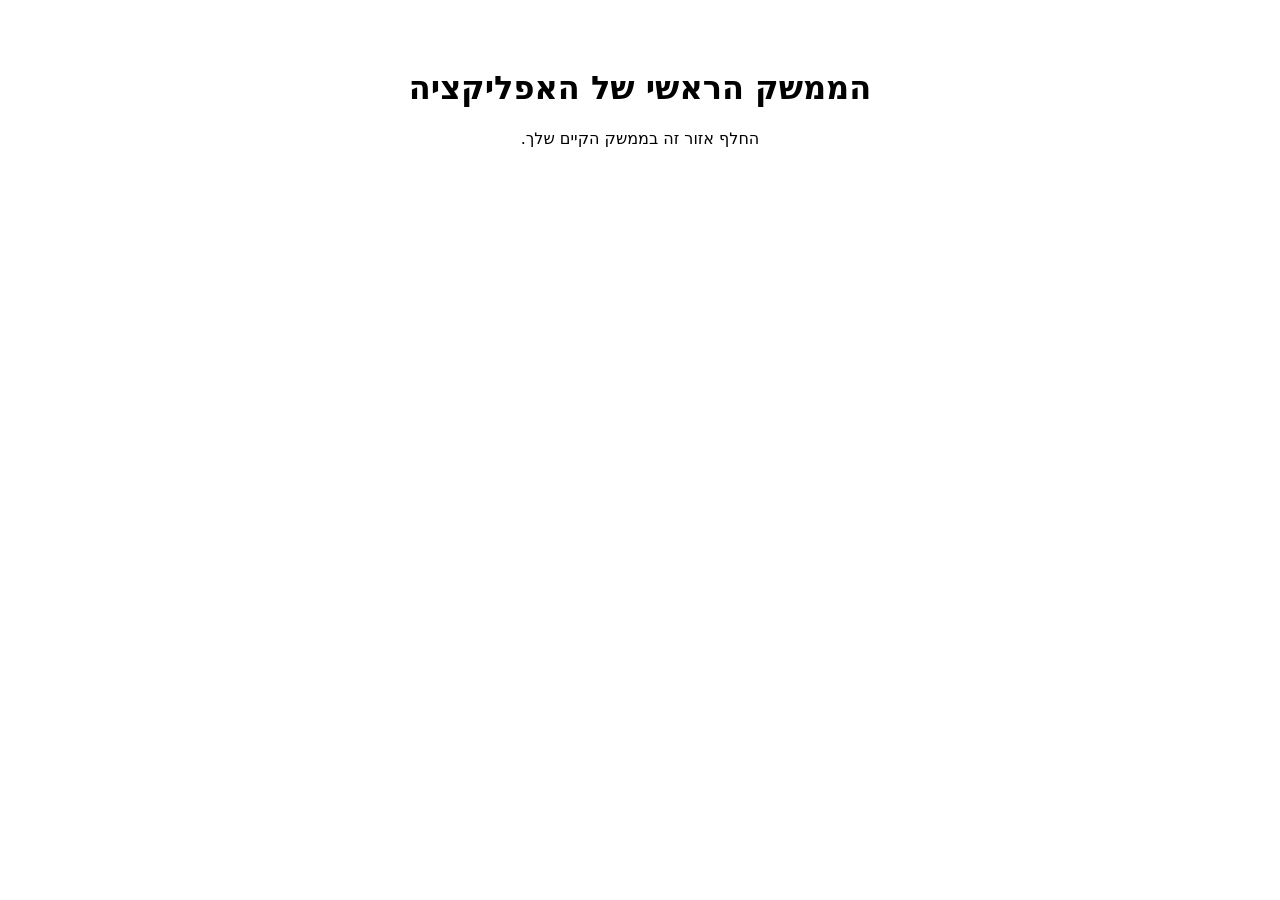
<file: logo-intro-fastapi/index.html>
<!doctype html><html lang="he" dir="rtl"><meta charset="utf-8"><meta name="viewport" content="width=device-width,initial-scale=1"><title>פתיחת האפליקציה</title><style>
#logo-splash{position:fixed;inset:0;z-index:9999;display:grid;place-items:center;background:white;pointer-events:none;animation:splash-out .35s ease 2.65s forwards}#logo-splash img{width:min(82vw,620px);height:auto}@keyframes splash-out{to{opacity:0;visibility:hidden}}@media(prefers-reduced-motion:reduce){#logo-splash{animation:none;display:none}}
body{font-family:system-ui;margin:0}main{padding:3rem;text-align:center}
</style><main><h1>הממשק הראשי של האפליקציה</h1><p>החלף אזור זה בממשק הקיים שלך.</p></main>
<div id="logo-splash" aria-hidden="true"><img src="static/logo-intro.svg" alt="" width="489" height="225"></div>
<script>/* Removal is cleanup only; CSS completes the intro even if JS is unavailable. */setTimeout(()=>document.getElementById('logo-splash')?.remove(),3100);</script></html>
</file>
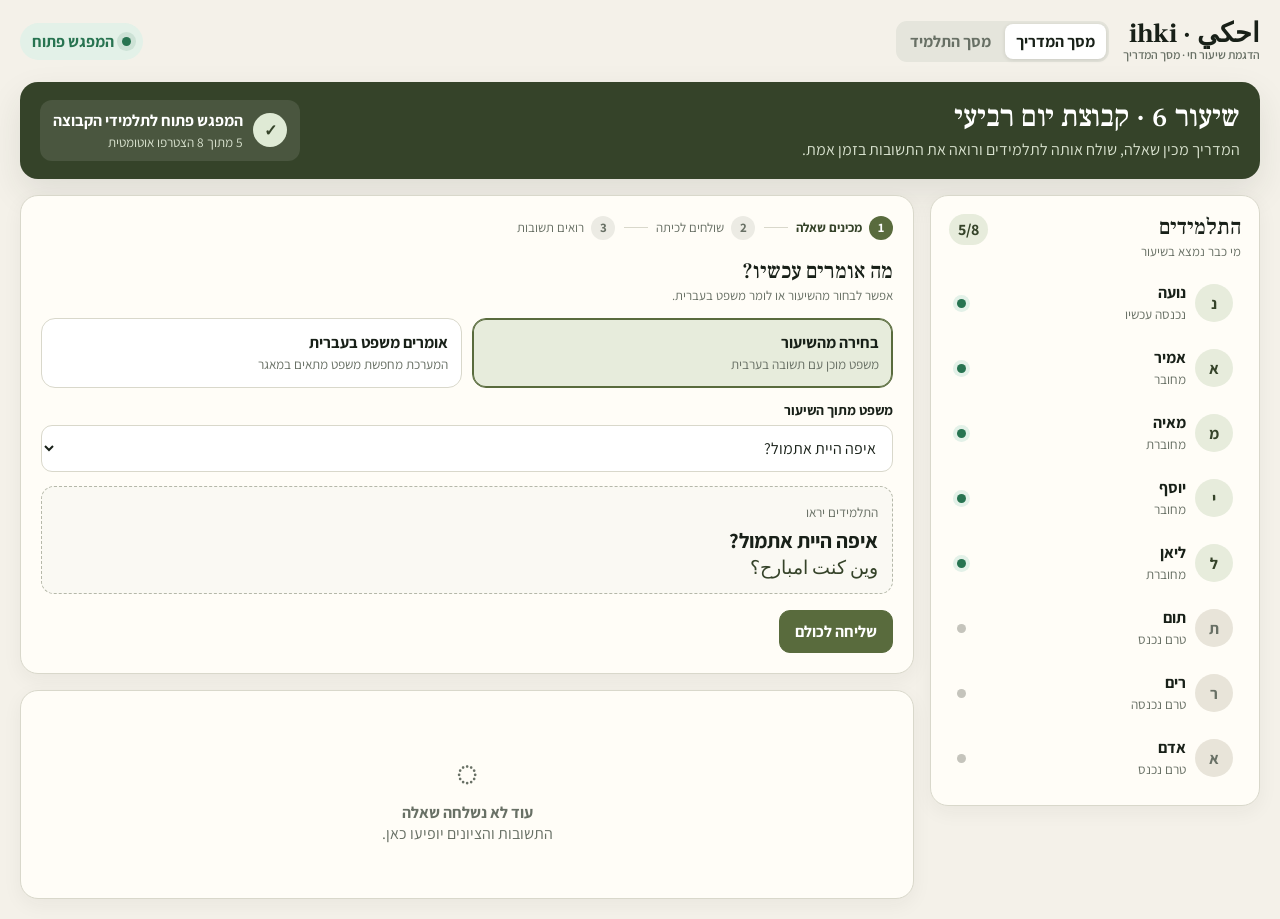
<file: static/classroom-demo.html>
<!doctype html>
<html lang="he" dir="rtl">
<head>
  <meta charset="utf-8">
  <meta name="viewport" content="width=device-width,initial-scale=1">
  <title>احكي · שיעור חי — הדגמת תפעול</title>
  <style>
    @import url('https://fonts.googleapis.com/css2?family=Assistant:wght@400;600;700&family=Frank+Ruhl+Libre:wght@500;700&display=swap');
    :root{--ink:#182018;--muted:#687065;--paper:#f4f1e9;--surface:#fffdf7;--olive:#596b3d;--olive-dark:#354329;--soft:#e7ecdc;--line:#d9d8cb;--sumac:#9f3f32;--amber:#d68b22;--ok:#287451;--shadow:0 14px 34px rgba(40,48,35,.1)}
    *{box-sizing:border-box} body{margin:0;background:var(--paper);color:var(--ink);font-family:Assistant,Arial,sans-serif;min-height:100vh}
    button,input,select{font:inherit} button{cursor:pointer}.shell{max-width:1280px;margin:auto;padding:20px}
    header{display:flex;align-items:center;gap:14px;margin-bottom:18px}.brand{font:700 27px/1 'Frank Ruhl Libre',serif}.brand small{display:block;color:var(--muted);font:600 12px/1.4 Assistant,sans-serif}.live{margin-inline-start:auto;display:flex;align-items:center;gap:8px;padding:8px 12px;border-radius:99px;background:#e3f1e8;color:var(--ok);font-weight:700}.live i{width:9px;height:9px;border-radius:50%;background:currentColor;box-shadow:0 0 0 5px rgba(40,116,81,.12)}.view-toggle{display:flex;gap:3px;padding:3px;border-radius:11px;background:#e5e5dc}.view-toggle button{border:0;border-radius:8px;padding:7px 11px;background:transparent;color:var(--muted);font-weight:700}.view-toggle button.active{background:#fff;color:var(--ink);box-shadow:0 1px 4px rgba(0,0,0,.12)}
    .top{display:grid;grid-template-columns:minmax(0,1fr) auto;gap:12px;align-items:center;background:var(--olive-dark);color:#fff;padding:18px 20px;border-radius:18px;box-shadow:var(--shadow)}
    .top h1{font:500 30px/1.1 'Frank Ruhl Libre',serif;margin:0}.top p{margin:6px 0 0;color:#d9e2cf}.session-access{display:grid;grid-template-columns:auto 1fr;gap:2px 10px;align-items:center;padding:10px 13px;border-radius:12px;background:rgba(255,255,255,.1)}.session-access .check{grid-row:1/3;display:grid;place-items:center;width:34px;height:34px;border-radius:50%;background:#dfead5;color:var(--olive-dark);font-weight:700}.session-access small{color:#d9e2cf}.session-access b{font-size:16px}
    .layout{display:grid;grid-template-columns:330px minmax(0,1fr);gap:16px;margin-top:16px}.card{background:var(--surface);border:1px solid var(--line);border-radius:18px;box-shadow:0 6px 20px rgba(40,48,35,.05)}
    .roster{padding:18px;align-self:start;position:sticky;top:16px}.section-head{display:flex;align-items:start;gap:10px;margin-bottom:14px}.section-head h2{margin:0;font:500 22px/1.2 'Frank Ruhl Libre',serif}.section-head p{margin:3px 0 0;color:var(--muted);font-size:13px}.count{margin-inline-start:auto;font-weight:700;background:var(--soft);color:var(--olive-dark);padding:5px 9px;border-radius:99px}
    .students{display:flex;flex-direction:column;gap:7px}.student{display:grid;grid-template-columns:38px 1fr auto;gap:9px;align-items:center;padding:8px;border-radius:12px;transition:.25s}.student:hover{background:#f2f3ec}.avatar{display:grid;place-items:center;width:38px;height:38px;border-radius:50%;background:#e8e4d9;font-weight:700;color:var(--muted)}.student.on .avatar{background:var(--soft);color:var(--olive-dark)}.student b{display:block}.student small{color:var(--muted)}.status{width:9px;height:9px;border-radius:50%;background:#c5c4bc}.student.on .status{background:var(--ok);box-shadow:0 0 0 4px #e3f1e8}.student.answering .status{background:var(--amber);box-shadow:0 0 0 4px #f9ecd7}
    .main{display:flex;flex-direction:column;gap:16px}.composer{padding:20px}.steps{display:flex;gap:8px;margin-bottom:18px}.step{display:flex;align-items:center;gap:7px;color:var(--muted);font-size:13px}.step b{display:grid;place-items:center;width:24px;height:24px;border-radius:50%;background:#ecebe4}.step.active{color:var(--olive-dark);font-weight:700}.step.active b{background:var(--olive);color:#fff}.step+.step:before{content:"";width:24px;border-top:1px solid var(--line);margin-inline-end:2px}
    .question-modes{display:grid;grid-template-columns:1fr 1fr;gap:10px}.mode{border:1px solid var(--line);border-radius:14px;padding:13px;text-align:right;background:#fff;color:var(--ink)}.mode strong{display:block}.mode small{color:var(--muted)}.mode.active{border-color:var(--olive);background:var(--soft);box-shadow:inset 0 0 0 1px var(--olive)}
    .field{margin-top:13px}.field label{display:block;margin-bottom:6px;font-weight:700;font-size:14px}.select,input{width:100%;border:1px solid var(--line);background:#fff;color:var(--ink);border-radius:11px;padding:11px 12px}.speech{display:none}.speech.visible{display:block}.speechbox{display:flex;gap:8px}.speechbox input{flex:1}.mic{border:0;border-radius:11px;background:var(--sumac);color:#fff;min-width:48px;font-size:20px}.mic.listening{animation:pulse 1s infinite}@keyframes pulse{50%{transform:scale(.94);box-shadow:0 0 0 7px rgba(159,63,50,.13)}}
    .preview{margin-top:14px;padding:14px;border:1px dashed #b5b8a9;border-radius:13px;background:#faf9f3}.preview small{color:var(--muted)}.preview h3{margin:5px 0 1px;font-size:21px}.preview .arabic{font-size:19px;direction:rtl;color:var(--olive-dark)}.preview .pending{color:var(--amber);font-size:13px}.actions{display:flex;gap:8px;margin-top:16px}.btn{border:1px solid var(--line);border-radius:11px;padding:10px 15px;background:#fff;color:var(--ink);font-weight:700}.btn.primary{background:var(--olive);border-color:var(--olive);color:#fff}.btn:disabled{opacity:.45;cursor:not-allowed}
    .results{padding:20px}.empty{padding:34px;text-align:center;color:var(--muted)}.empty span{display:block;font-size:38px;margin-bottom:7px}.question-live{display:flex;gap:12px;align-items:center;padding:14px;border-radius:14px;background:var(--olive-dark);color:#fff;margin-bottom:14px}.question-live .q{flex:1}.question-live small{display:block;color:#d9e2cf}.question-live strong{font-size:19px}.timer{font-weight:700;font-variant-numeric:tabular-nums;background:rgba(255,255,255,.12);padding:8px 11px;border-radius:10px}
    table{width:100%;border-collapse:collapse}th{text-align:right;color:var(--muted);font-size:12px;padding:7px 9px}td{padding:10px 9px;border-top:1px solid var(--line);vertical-align:top}.answer{min-width:260px}.said-line{display:grid;grid-template-columns:3.7em 1fr;gap:8px;align-items:baseline;line-height:1.65}.said-line+.said-line{margin-top:2px}.said-line small{color:var(--muted);font-size:12px;font-weight:600}.translit{font-size:17px;font-weight:700;letter-spacing:.02em}.translit.expected{color:var(--olive-dark)}.translit.heard{color:var(--ink)}.expected-diff,.letter-diff{padding:1px 2px;border-radius:4px;text-decoration:underline;text-decoration-thickness:2px;text-underline-offset:3px}.expected-diff{background:#e4f1e8;color:var(--ok)}.letter-diff{background:#f8dcd5;color:var(--sumac)}.missing{color:var(--sumac);font-weight:700}.score{display:inline-grid;place-items:center;min-width:42px;height:30px;border-radius:9px;font-weight:700;background:#e4f1e8;color:var(--ok)}.score.mid{background:#faecd7;color:#955a0b}.score.low{background:#f6e4df;color:var(--sumac)}.wait{color:var(--muted)}.note{font-size:12px;color:var(--muted);margin:12px 0 0}.toast{position:fixed;bottom:20px;left:50%;transform:translate(-50%,20px);opacity:0;background:var(--ink);color:#fff;padding:10px 16px;border-radius:99px;transition:.25s;pointer-events:none}.toast.show{opacity:1;transform:translate(-50%,0)}
    #studentView{display:none;max-width:620px;margin:42px auto}.student-view #studentView{display:block}.student-view .teacher-only{display:none}.student-shell{padding:28px;text-align:center}.student-shell .class-name{color:var(--muted);font-weight:700}.student-shell h1{font:500 31px/1.25 'Frank Ruhl Libre',serif;margin:22px 0 8px}.student-shell .instruction{color:var(--muted);margin:0 0 24px}.student-mic{display:grid;place-items:center;width:92px;height:92px;margin:20px auto;border:0;border-radius:50%;background:var(--sumac);color:#fff;font-size:35px;box-shadow:0 8px 0 #713128}.student-mic:active{transform:translateY(4px);box-shadow:0 4px 0 #713128}.waiting-ring{display:grid;place-items:center;width:76px;height:76px;margin:26px auto;border:7px solid var(--soft);border-top-color:var(--olive);border-radius:50%;animation:turn 1.5s linear infinite}@keyframes turn{to{transform:rotate(360deg)}}.student-score{font:700 48px/1 'Frank Ruhl Libre',serif;color:var(--ok);margin:12px 0 20px}.student-compare{max-width:460px;margin:0 auto;text-align:right;padding:14px;border-radius:13px;background:#f6f5ef}.student-actions{display:flex;justify-content:center;gap:8px;margin-top:18px}
    @media(max-width:800px){.layout{grid-template-columns:1fr}.roster{position:static}.students{display:grid;grid-template-columns:repeat(2,1fr)}.question-modes{grid-template-columns:1fr}.top{grid-template-columns:1fr}.session-access{justify-self:start}}
    @media(max-width:520px){.shell{padding:10px}header{flex-wrap:wrap}.live{margin-inline-start:0}.view-toggle{order:3;width:100%}.view-toggle button{flex:1}.students{grid-template-columns:1fr}.steps{overflow:auto}.step+.step:before{width:8px}.question-live{align-items:start}th:nth-child(3),td:nth-child(3){display:none}}
  </style>
<script src="/static/shadda.js?v=1"></script>
</head>
<body>
<div class="shell">
  <header><div class="brand">احكي · ihki<small id="viewName">הדגמת שיעור חי · מסך המדריך</small></div><div class="view-toggle"><button class="active" data-view="teacher">מסך המדריך</button><button data-view="student">מסך התלמיד</button></div><div class="live"><i></i> המפגש פתוח</div></header>
  <section class="top teacher-only"><div><h1>שיעור 6 · קבוצת יום רביעי</h1><p>המדריך מכין שאלה, שולח אותה לתלמידים ורואה את התשובות בזמן אמת.</p></div><div class="session-access"><span class="check">✓</span><b>המפגש פתוח לתלמידי הקבוצה</b><small>5 מתוך 8 הצטרפו אוטומטית</small></div></section>
  <div class="layout teacher-only">
    <aside class="card roster">
      <div class="section-head"><div><h2>התלמידים</h2><p>מי כבר נמצא בשיעור</p></div><span class="count" id="onlineCount">5/8</span></div>
      <div class="students" id="students"></div>
    </aside>
    <main class="main">
      <section class="card composer">
        <div class="steps"><span class="step active"><b>1</b>מכינים שאלה</span><span class="step"><b>2</b>שולחים לכיתה</span><span class="step"><b>3</b>רואים תשובות</span></div>
        <div class="section-head"><div><h2>מה אומרים עכשיו?</h2><p>אפשר לבחור מהשיעור או לומר משפט בעברית.</p></div></div>
        <div class="question-modes">
          <button class="mode active" data-mode="bank"><strong>בחירה מהשיעור</strong><small>משפט מוכן עם תשובה בערבית</small></button>
          <button class="mode" data-mode="speech"><strong>אומרים משפט בעברית</strong><small>המערכת מחפשת משפט מתאים במאגר</small></button>
        </div>
        <div class="field bank" id="bankField"><label for="sentence">משפט מתוך השיעור</label><select class="select" id="sentence"><option value="איפה היית אתמול?|وين كنت امبارح؟|וֵין כֻּנְת אִמְבַּארֶח?">איפה היית אתמול?</option><option value="מתי הגעתם לבית הספר?|ايمتى وصلتوا عالمدرسة؟|אֵימְתַא וִצֶלְתוּ עַלְמַדְרַסֶה?">מתי הגעתם לבית הספר?</option><option value="מה אתם רוצים לעשות מחר?|شو بدّكم تعملوا بكرا؟|שוּ בִּדְّכֹּם תִעְמַלוּ בֻּכְּרַא?">מה אתם רוצים לעשות מחר?</option></select></div>
        <div class="field speech" id="speechField"><label for="spoken">המשפט שאמרת</label><div class="speechbox"><input id="spoken" value="מה עשיתם בסוף השבוע?" aria-label="המשפט בעברית"><button class="mic" id="micBtn" title="הדמיית הקלטה">●</button></div></div>
        <div class="preview"><small id="previewLabel">התלמידים יראו</small><h3 id="questionText">איפה היית אתמול?</h3><div class="arabic" id="arabicText">وين كنت امبارح؟</div><div class="pending" id="pending" hidden></div></div>
        <div class="actions"><button class="btn primary" id="sendBtn">שליחה לכולם</button></div>
      </section>
      <section class="card results" id="results"><div class="empty"><span>◌</span><b>עוד לא נשלחה שאלה</b><div>התשובות והציונים יופיעו כאן.</div></div></section>
    </main>
  </div>
  <section id="studentView" class="card" aria-live="polite"></section>
</div>
<script>
  const $=id=>document.getElementById(id);
  const pupils=[['נועה','נכנסה עכשיו',1],['אמיר','מחובר',1],['מאיה','מחוברת',1],['יוסף','מחובר',1],['ליאן','מחוברת',1],['תום','טרם נכנס',0],['רים','טרם נכנסה',0],['אדם','טרם נכנס',0]];
  const speechBank=[
    {he:'מה עשיתם בסוף השבוע?',ar:'شو عملتوا بنهاية الأسبوع؟',tr:'שוּ עְמֵלְתוּ בִּנְהַאיֵת אִלְאֻסְבּוּע?'},
    {he:'איפה היית אתמול?',ar:'وين كنت امبارح؟',tr:'וֵין כֻּנְת אִמְבַּארֶח?'},
    {he:'מתי הגעתם לבית הספר?',ar:'ايمتى وصلتوا عالمدرسة؟',tr:'אֵימְתַא וִצֶלְתוּ עַלְמַדְרַסֶה?'}
  ];
  let mode='bank', sent=false, currentMatch=null;
  function drawStudents(answering=false){$('students').innerHTML=pupils.map((p,i)=>`<div class="student ${p[2]?'on':''} ${answering&&i===3?'answering':''}"><span class="avatar">${p[0][0]}</span><span><b>${p[0]}</b><small>${answering&&i===3?'עונה עכשיו':p[1]}</small></span><i class="status"></i></div>`).join('')}
  function studentWaiting(){
    $('studentView').innerHTML='<div class="student-shell"><div class="class-name">שיעור 6 · קבוצת יום רביעי</div><div class="waiting-ring"></div><h1>הצטרפת לשיעור החי</h1><p class="instruction">זיהינו את הכיתה שלך וחיברנו אותך למפגש. השאלה תופיע כאן כשהמדריך ישלח אותה.</p></div>';
  }
  function studentQuestion(){
    if(!sent||!currentMatch)return studentWaiting();
    $('studentView').innerHTML=`<div class="student-shell"><div class="class-name">מחוברים לשיעור 6 · קבוצת יום רביעי</div><h1>${currentMatch.he}</h1><p class="instruction">ענו בערבית. התשובה והתעתיק אינם מוצגים לפני ההקלטה.</p><button class="student-mic" id="studentMic" aria-label="הקלטת תשובה">●</button><b>לחצו והתחילו לדבר</b></div>`;
  }
  function studentResult(){
    const rows=answerRows(currentMatch.tr), mine=rows[2];
    $('studentView').innerHTML=`<div class="student-shell"><div class="class-name">התשובה נבדקה</div><h1>המשוב האישי שלך</h1><div class="student-score">72</div><div class="student-compare"><div class="said-line"><small>צריך</small><span class="translit expected">${mine[1]}</span></div><div class="said-line"><small>נאמר</small><span class="translit heard">${mine[2]}</span></div></div><p class="instruction">האותיות המסומנות נשמעו שונות. רק את והמדריך רואים את הציון הזה.</p><div class="student-actions"><button class="btn primary" data-student-action="retry">ניסיון נוסף</button><button class="btn" data-student-action="done">סיום והמתנה</button></div></div>`;
  }
  const clean=s=>s.replace(/[?!.,]/g,'').replace(/\s+/g,' ').trim();
  function sync(){
    let he,ar,tr;
    if(mode==='bank'){
      [he,ar,tr]=$('sentence').value.split('|'); currentMatch={he,ar,tr};
      $('previewLabel').textContent='התלמידים יראו'; $('pending').hidden=true;
    }else{
      he=$('spoken').value.trim(); currentMatch=speechBank.find(x=>clean(x.he)===clean(he))||null;
      $('previewLabel').textContent=currentMatch?'נמצאה התאמה במאגר':'תוצאת החיפוש במאגר';
      $('pending').hidden=false;
      $('pending').textContent=currentMatch?'זהו משפט קיים ומוכן לבדיקה פונמית. לא נוצר תרגום חדש.':'לא נמצא משפט מוכן. אפשר לבחור משפט מהשיעור או לנסות ניסוח אחר.';
      ar=currentMatch?currentMatch.ar:'אין משפט מתאים במאגר';
    }
    $('questionText').textContent=he||'אמרו משפט בעברית'; $('arabicText').textContent=ar; $('sendBtn').disabled=!currentMatch;
  }
  function expectedTr(){return currentMatch.tr}
  function compared(expected,from,to){return [expected.replace(from,`<span class="expected-diff">${from}</span>`),expected.replace(from,`<span class="letter-diff">${to}</span>`)]}
  function answerRows(expected){
    let change=['כֻּנְת','כּוּנְת'];
    if(expected.includes('וִצֶלְתוּ'))change=['וִצֶלְתוּ','וִסֶלְתוּ'];
    else if(expected.includes('תִעְמַלוּ'))change=['תִעְמַלוּ','תַעְמַלוּ'];
    else if(expected.includes('עְמֵלְתוּ'))change=['עְמֵלְתוּ','עַמַלְתוּ'];
    const different=compared(expected,change[0],change[1]);
    return [['נועה',expected,expected,94,'הגייה ברורה'],['אמיר',expected,expected,87,'המשפט זוהה במלואו'],['מאיה',different[0],different[1],72,'האותיות המסומנות נשמעו שונות'],['יוסף','','',null,'מקליט עכשיו…'],['ליאן',expected,expected,91,'הגייה ברורה']]
  }
  document.querySelectorAll('.mode').forEach(b=>b.onclick=()=>{mode=b.dataset.mode;document.querySelectorAll('.mode').forEach(x=>x.classList.toggle('active',x===b));$('bankField').style.display=mode==='bank'?'block':'none';$('speechField').classList.toggle('visible',mode==='speech');sync()});
  document.querySelectorAll('[data-view]').forEach(b=>b.onclick=()=>{const student=b.dataset.view==='student';document.body.classList.toggle('student-view',student);document.querySelectorAll('[data-view]').forEach(x=>x.classList.toggle('active',x===b));$('viewName').textContent=`הדגמת שיעור חי · מסך ${student?'התלמיד':'המדריך'}`;if(student)studentQuestion()});
  $('studentView').onclick=e=>{
    if(e.target.id==='studentMic'){
      e.target.disabled=true;e.target.classList.add('listening');e.target.closest('.student-shell').querySelector('b').textContent='מקליט…';
      setTimeout(()=>{if($('studentView'))$('studentView').innerHTML='<div class="student-shell"><div class="waiting-ring"></div><h1>בודקים את ההגייה…</h1><p class="instruction">התשובה נשלחה למדריך.</p></div>';setTimeout(studentResult,900)},900);
    }else if(e.target.dataset.studentAction==='retry')studentQuestion();
    else if(e.target.dataset.studentAction==='done')studentWaiting();
  };
  $('sentence').onchange=sync;$('spoken').oninput=sync;
  $('micBtn').onclick=()=>{const b=$('micBtn');b.classList.add('listening');$('spoken').value='מקשיב…';sync();setTimeout(()=>{b.classList.remove('listening');$('spoken').value='מה עשיתם בסוף השבוע?';sync()},1400)};
  $('sendBtn').onclick=()=>{sent=true;drawStudents(true);studentQuestion();document.querySelectorAll('.step').forEach((s,i)=>s.classList.toggle('active',i<3));const he=$('questionText').textContent,expected=expectedTr();$('results').innerHTML=`<div class="question-live"><div class="q"><small>השאלה פתוחה עכשיו</small><strong>${he}</strong></div><span class="timer" id="timer">00:30</span><button class="btn" id="closeQ">סיום</button></div><table><thead><tr><th>תלמיד/ה</th><th>מה היה צריך לומר / מה נאמר</th><th>משוב</th><th>ציון</th></tr></thead><tbody id="answerRows"><tr><td colspan="4" class="wait">ממתינים לתשובות…</td></tr></tbody></table><p class="note">התעתיק העברי מציג את פענוח ההקלטה. ירוק מסמן את הרצף הצפוי ואדום את מה שנשמע במקומו. זהו אב־טיפוס והנתונים בו מדומים.</p>`;let n=30;const timer=setInterval(()=>{if(!$('timer'))return clearInterval(timer);$('timer').textContent=`00:${String(--n).padStart(2,'0')}`;if(n<=0)clearInterval(timer)},1000);setTimeout(()=>{if(!sent)return;$('answerRows').innerHTML=answerRows(expected).map(a=>`<tr><td><b>${a[0]}</b></td><td class="answer">${a[3]==null?'<span class="wait">ממתינים לסיום ההקלטה…</span>':`<div class="said-line"><small>צריך</small><span class="translit expected">${a[1]}</span></div><div class="said-line"><small>נאמר</small><span class="translit heard">${a[2]}</span></div>`}</td><td>${a[4]}</td><td>${a[3]==null?'<span class="wait">…</span>':`<span class="score ${a[3]<80?'mid':''}">${a[3]}</span>`}</td></tr>`).join('');$('closeQ').onclick=()=>{sent=false;drawStudents();studentWaiting();$('closeQ').disabled=true;$('closeQ').textContent='השאלה הסתיימה';clearInterval(timer)}},850)};
  drawStudents();sync();studentWaiting();
</script>
</body>
</html>
</file>
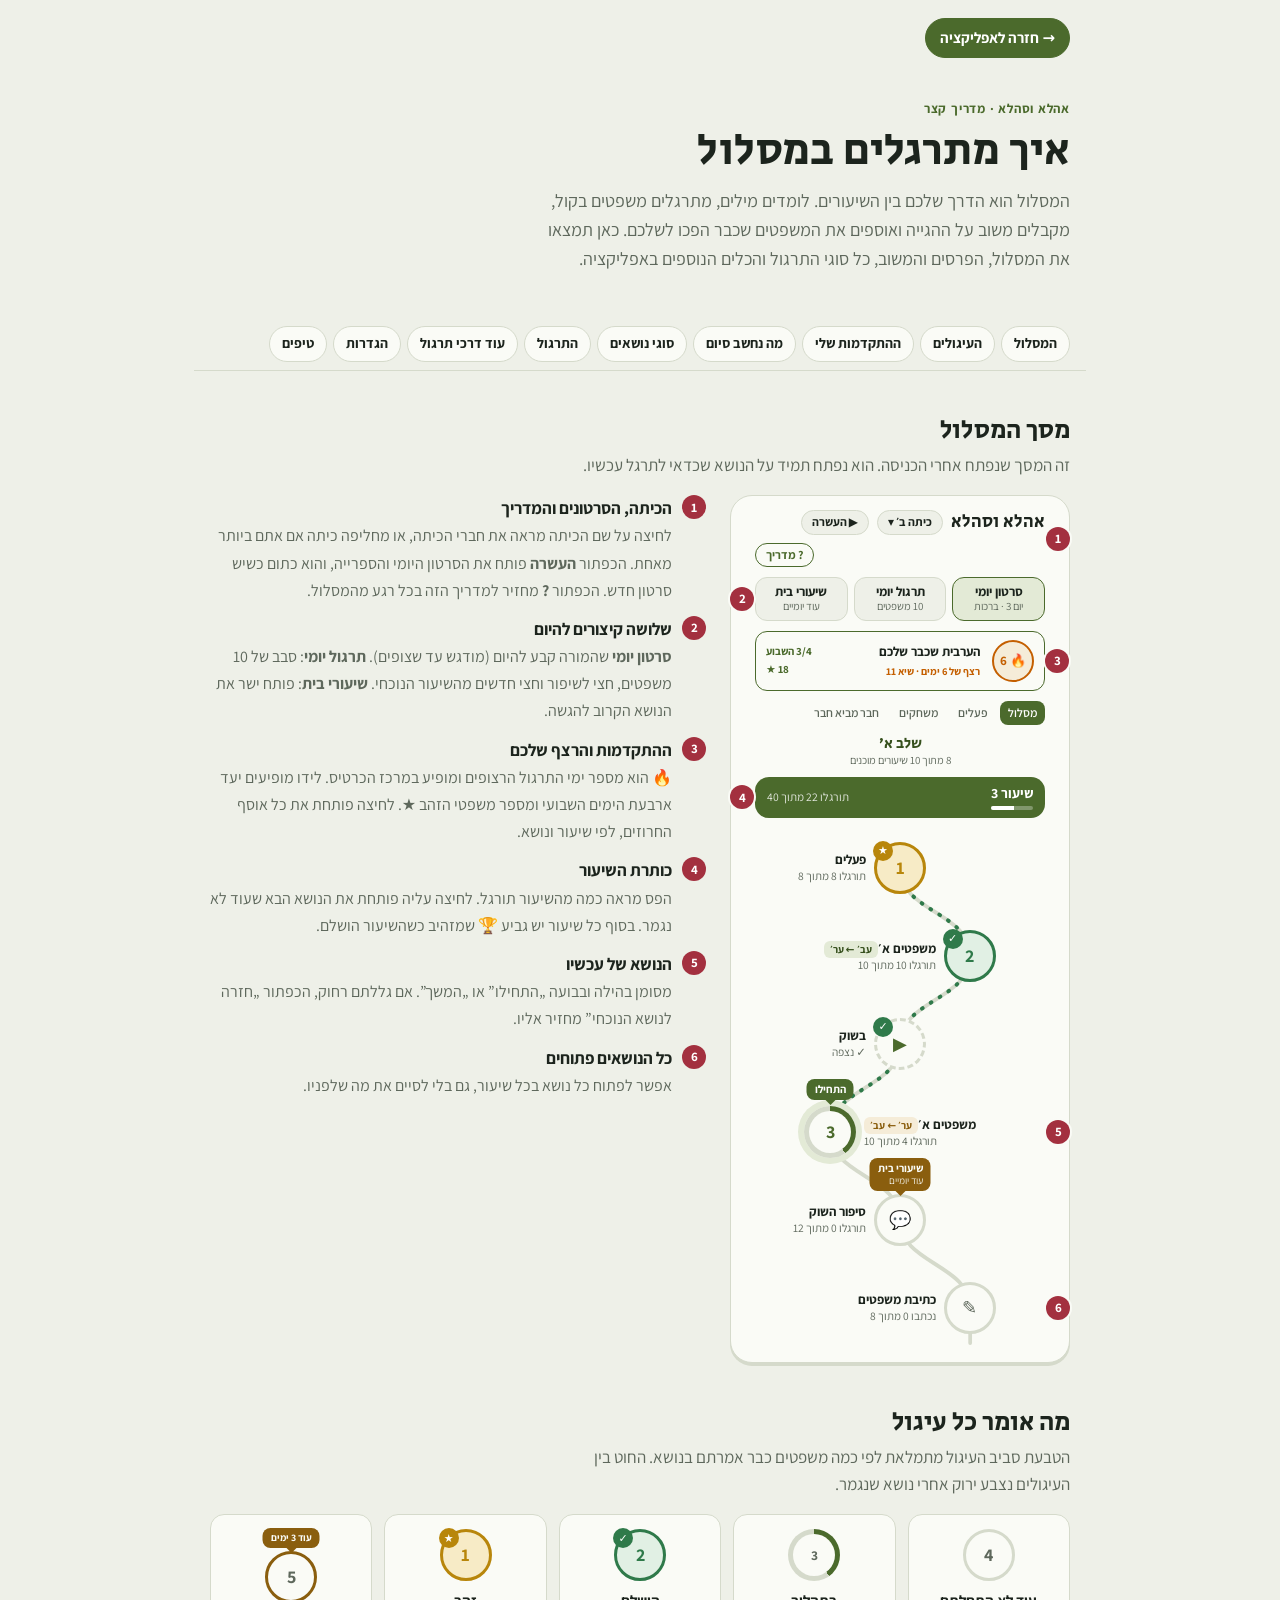
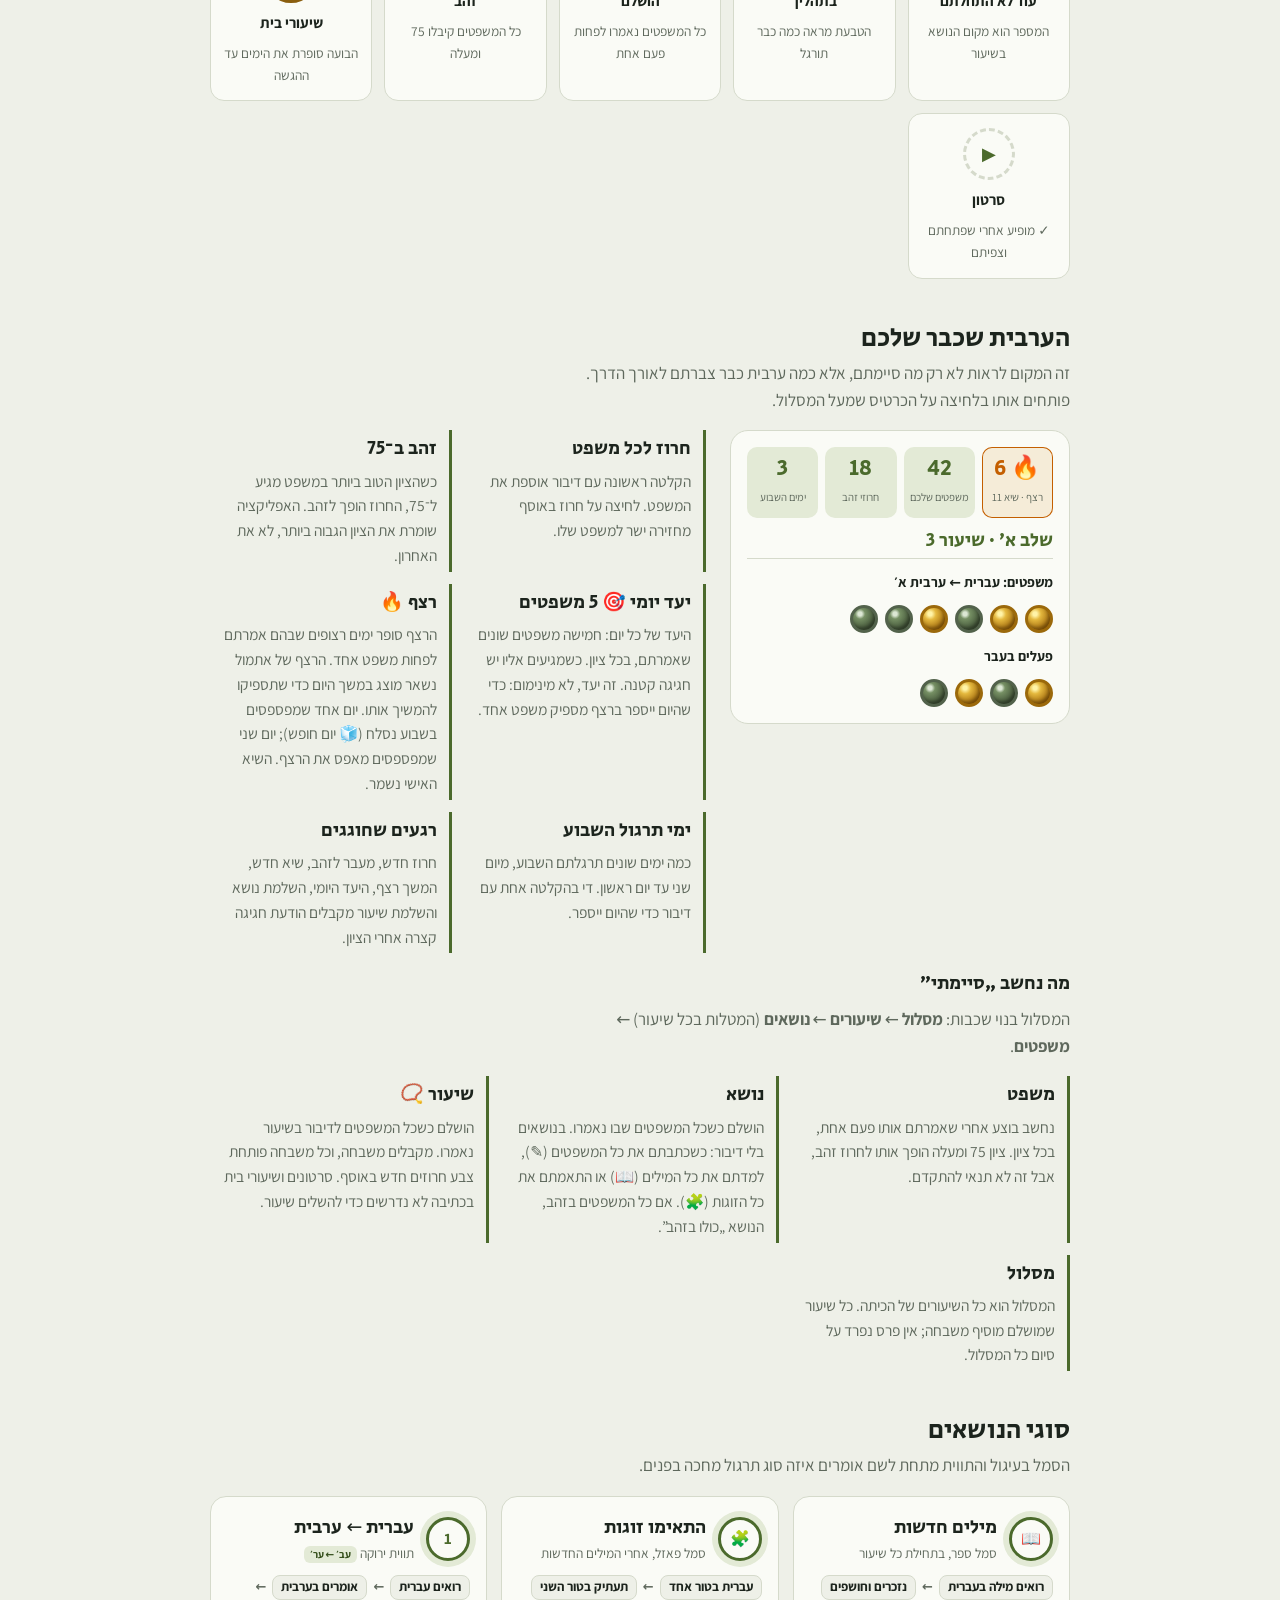
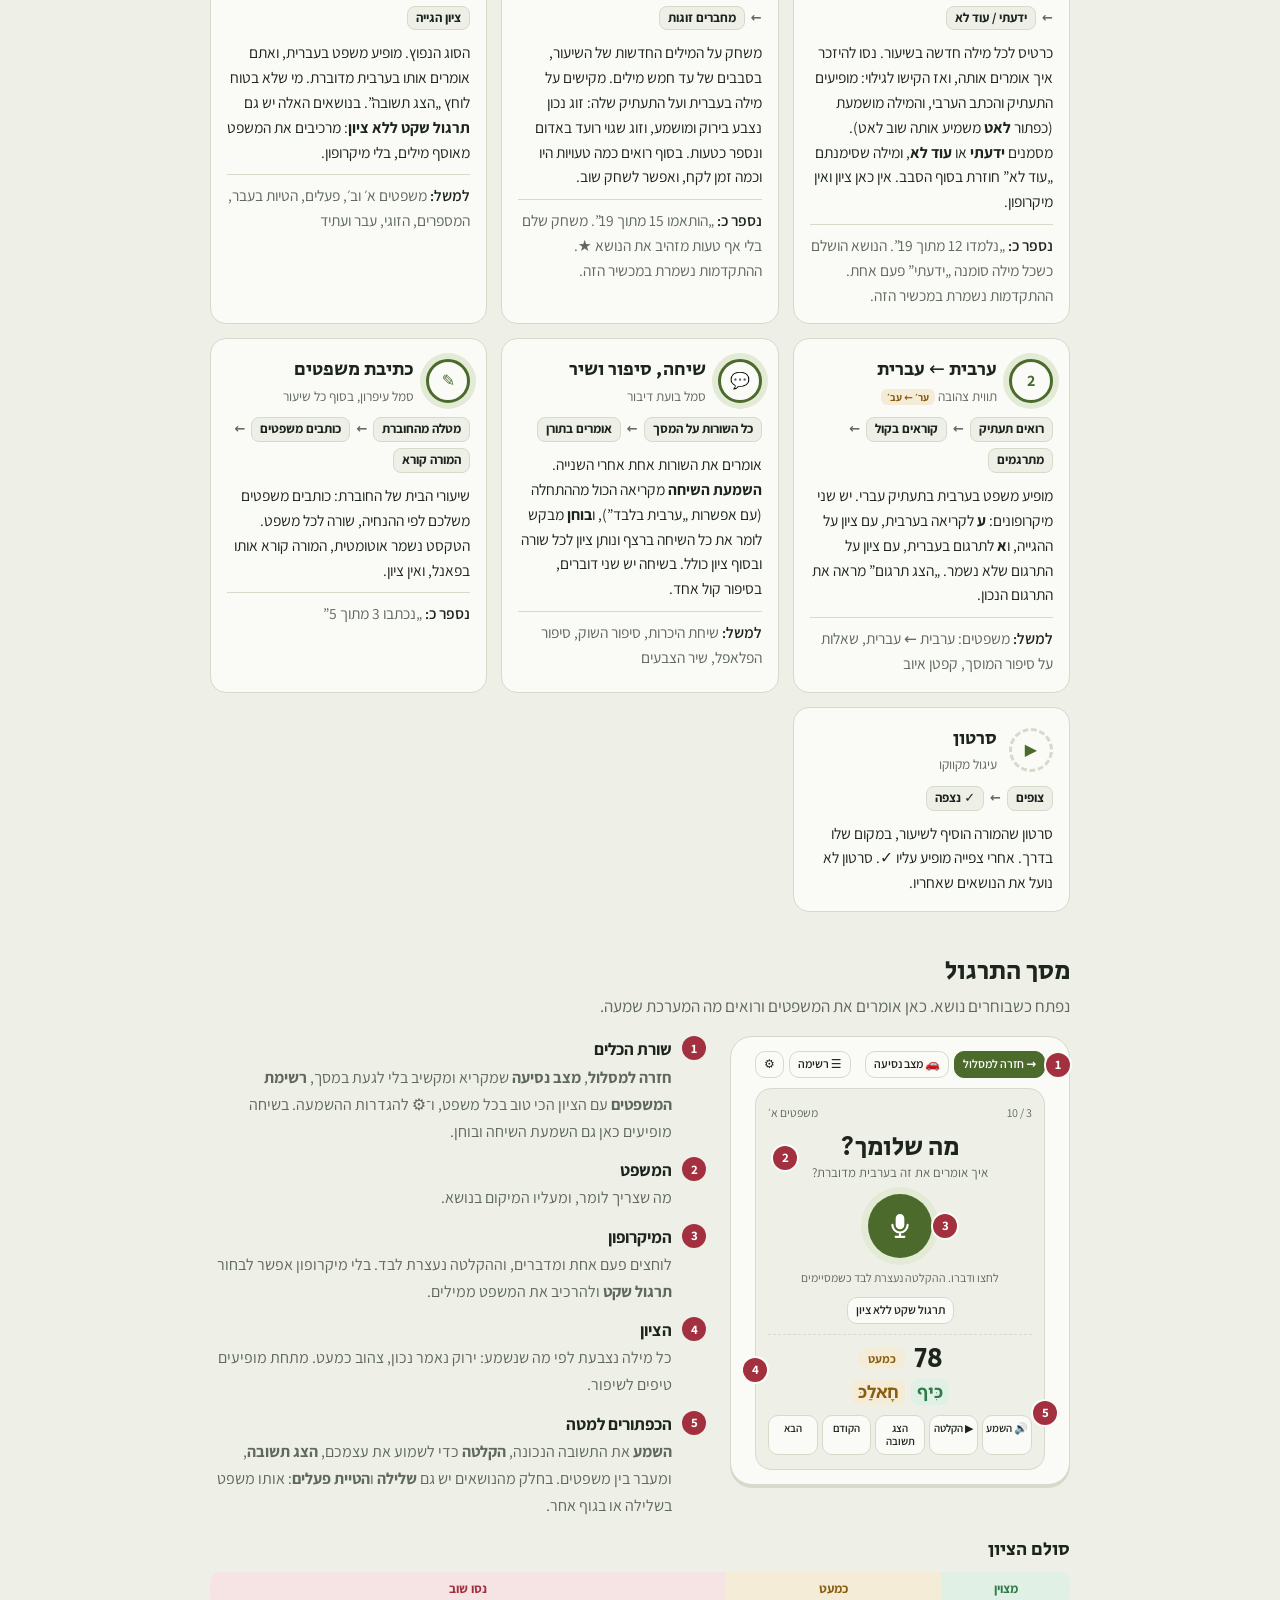
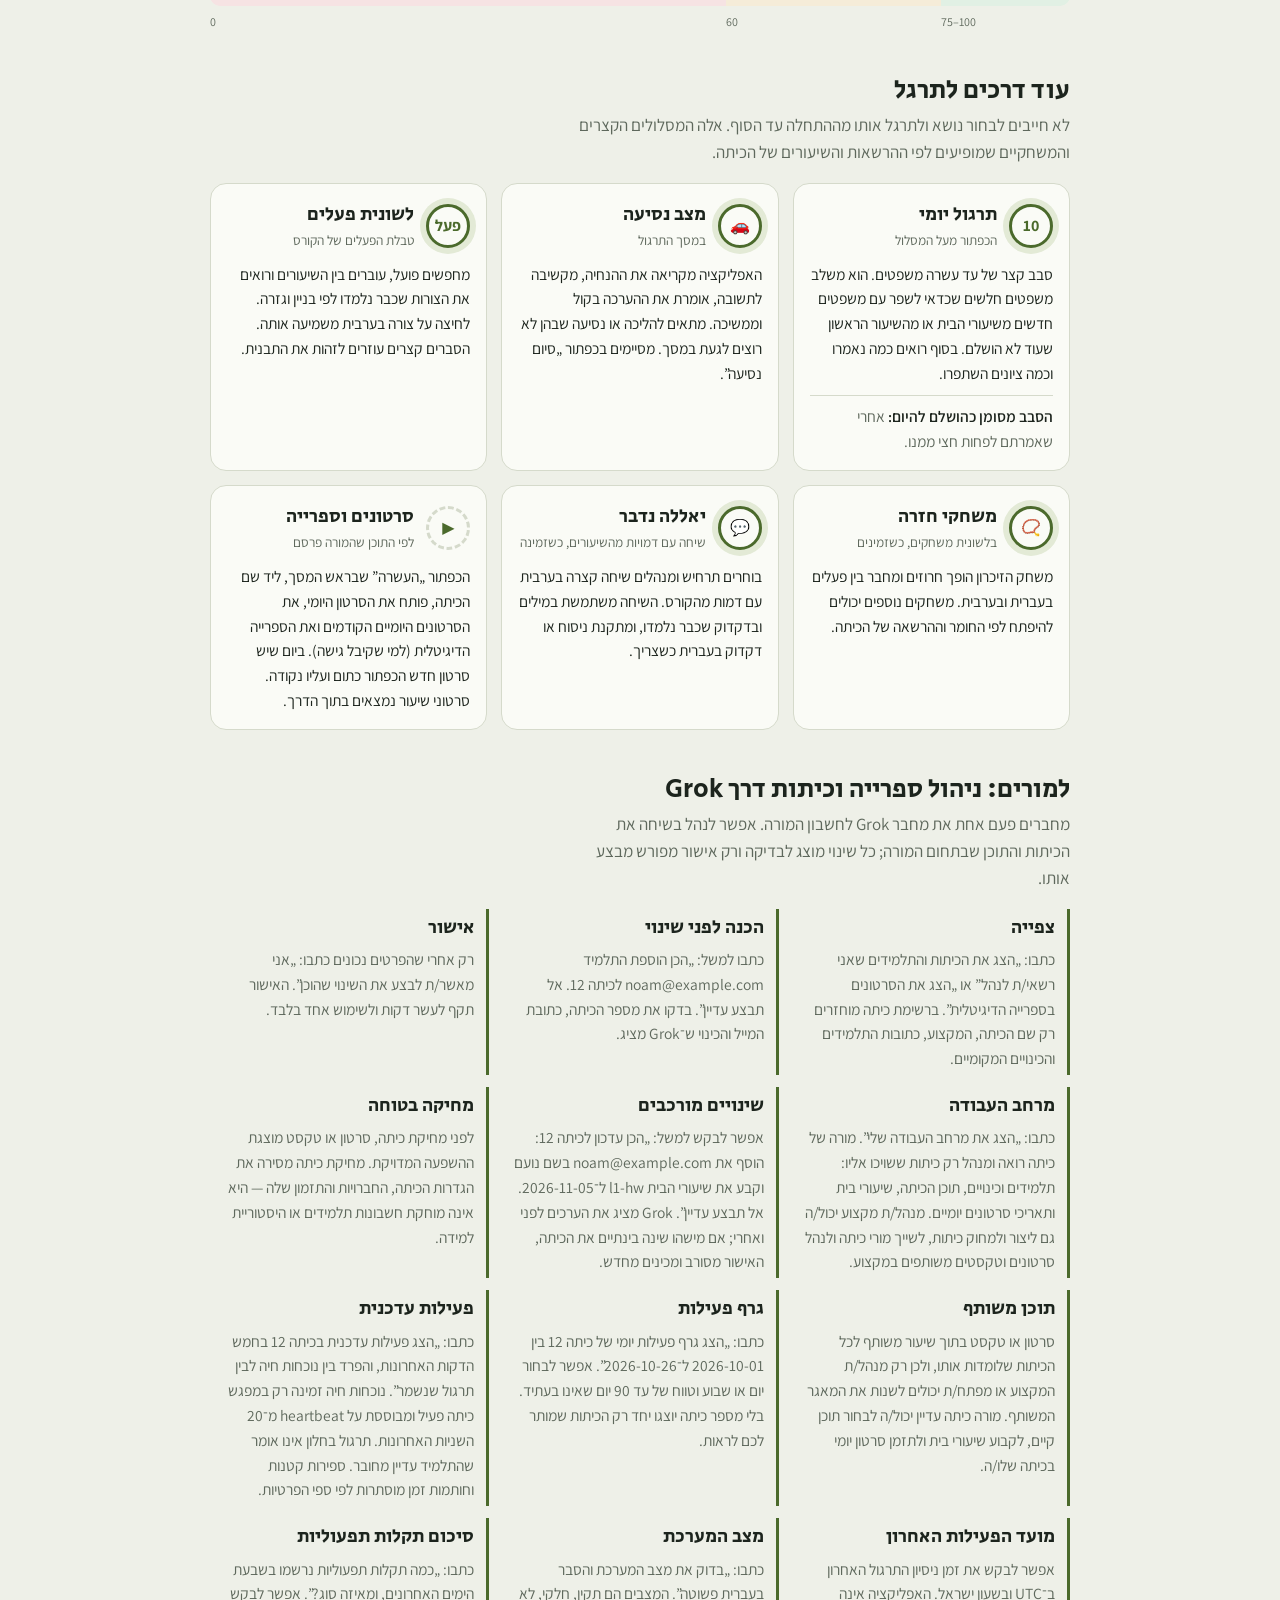
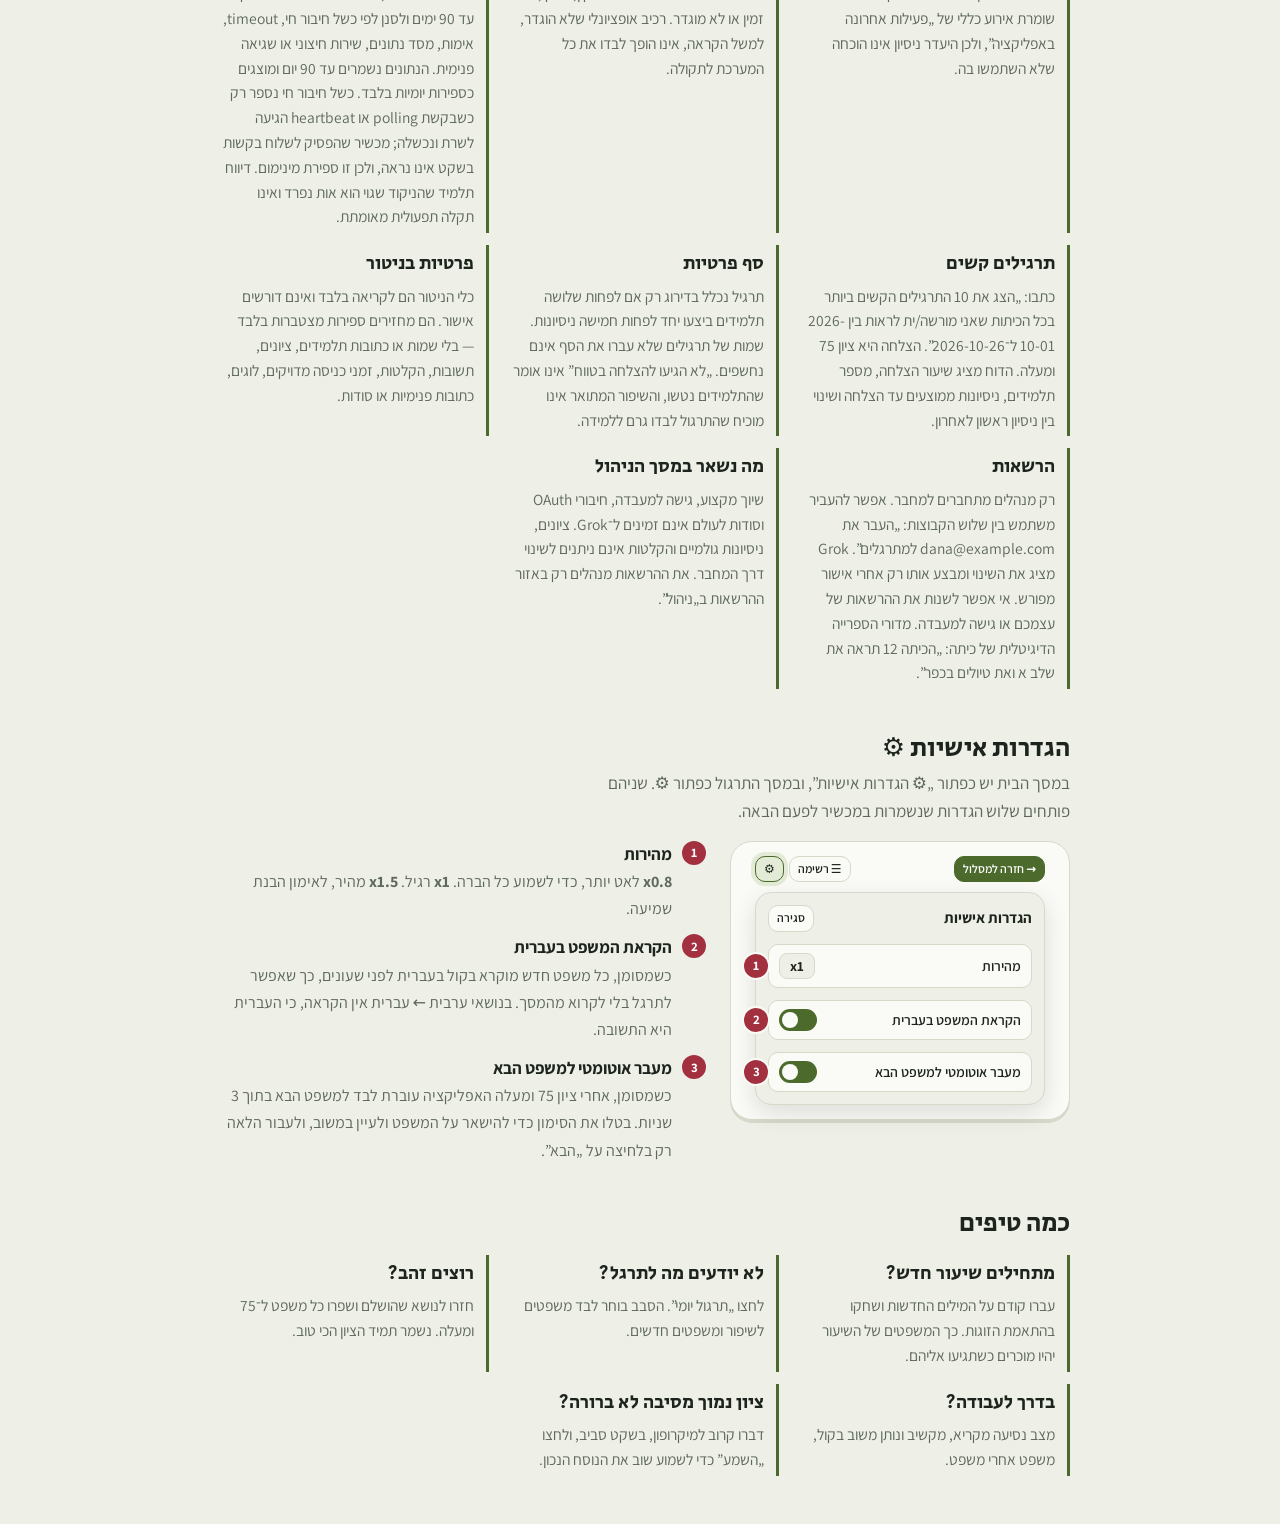
<file: static/guide.html>
<!doctype html>
<html lang="he" dir="rtl">
<head>
<meta charset="utf-8">
<meta name="viewport" content="width=device-width,initial-scale=1,viewport-fit=cover">
<meta name="theme-color" content="#4B6A2C">
<title>איך מתרגלים · אהלא וסהלא</title>
<link rel="icon" href="/static/icons/icon-192.png?v=3">
<link rel="preconnect" href="https://fonts.googleapis.com">
<link rel="stylesheet" href="https://fonts.googleapis.com/css2?family=Assistant:wght@400;600;700&family=Secular+One&family=Noto+Sans+Hebrew:wght@500;700&display=swap">
<style>
/* Layout: one narrow RTL column; each section pairs a drawn mock of the app with a numbered key beside it (stacked on phones). */
:root{
  --bg:#EEF0E8; --surface:#FAFBF6; --ink:#1C241D; --muted:#5E685C; --line:#D5DACB;
  --olive:#4B6A2C; --olive-deep:#36501D; --on-olive:#FFFFFF; --olive-soft:#E3EAD6;
  --sumac:#A3303F; --sumac-bg:#F6E3E3; --ok:#2F7A4A; --ok-bg:#E1F0E4; --amber:#8A5E0E; --amber-bg:#F5ECD8; --orange:#C45F00; --gold:#B8860B; --gold-bg:#F7EBC6;
  --f-display:"Secular One","Assistant",system-ui,sans-serif;
  --f-body:"Assistant",system-ui,"Segoe UI",Arial,sans-serif;
  --f-tr:"Noto Sans Hebrew","Arial Hebrew",sans-serif;
}
@media (prefers-color-scheme: dark){:root:not([data-theme="light"]){
  --bg:#141915; --surface:#1D241F; --ink:#E7EBE2; --muted:#9AA595; --line:#2F3830;
  --olive:#93B85F; --olive-deep:#6E8F42; --on-olive:#10150F; --olive-soft:#26301F;
  --sumac:#E77B87; --sumac-bg:#3A1E23; --ok:#6CC08A; --ok-bg:#1C3324; --amber:#E0B45A; --amber-bg:#3A2F17; --orange:#F2A04A; --gold:#E8C35A; --gold-bg:#3A3217;
  color-scheme:dark}}
:root[data-theme="dark"]{
  --bg:#141915; --surface:#1D241F; --ink:#E7EBE2; --muted:#9AA595; --line:#2F3830;
  --olive:#93B85F; --olive-deep:#6E8F42; --on-olive:#10150F; --olive-soft:#26301F;
  --sumac:#E77B87; --sumac-bg:#3A1E23; --ok:#6CC08A; --ok-bg:#1C3324; --amber:#E0B45A; --amber-bg:#3A2F17; --orange:#F2A04A; --gold:#E8C35A; --gold-bg:#3A3217;
  color-scheme:dark}
*{box-sizing:border-box}
body{background:var(--bg);color:var(--ink);font:400 17px/1.6 var(--f-body);margin:0;padding-inline:max(16px,env(safe-area-inset-left),env(safe-area-inset-right));padding-block:max(18px,env(safe-area-inset-top)) max(48px,env(safe-area-inset-bottom));-webkit-text-size-adjust:100%}
main{max-width:860px;margin:0 auto;display:flex;flex-direction:column;gap:44px}
h1,h2,h3{font-family:var(--f-display);font-weight:400;text-wrap:balance;margin:0}
h1{font-size:clamp(30px,6vw,44px);line-height:1.1}
h2{font-size:26px;line-height:1.2}
h3{font-size:19px}
p{margin:0}
.lead{color:var(--muted);max-width:60ch;font-size:18px}
.eyebrow{font:700 13px/1 var(--f-body);letter-spacing:.06em;color:var(--olive)}
header.top{display:flex;flex-direction:column;gap:12px}
section{display:flex;flex-direction:column;gap:16px}
.sechead{display:flex;flex-direction:column;gap:6px}
.sechead p{color:var(--muted);max-width:62ch}
.tr{font-family:var(--f-tr)}

/* a drawn screen and its numbered key */
.pair{display:grid;grid-template-columns:minmax(0,340px) minmax(0,1fr);gap:24px;align-items:start}
@media (max-width:720px){.pair{grid-template-columns:minmax(0,1fr)}}
.phone{background:var(--surface);border:1px solid var(--line);border-radius:22px;padding-block:14px;padding-inline:24px;display:flex;flex-direction:column;gap:10px;box-shadow:0 3px 0 var(--line);position:relative}
.n{display:inline-grid;place-items:center;min-width:24px;height:24px;border-radius:50%;background:var(--sumac);color:#fff;font:700 13px/1 var(--f-body);flex:none;font-variant-numeric:tabular-nums}
.phone .n{position:absolute;z-index:2;box-shadow:0 0 0 2px var(--surface)}
.at{position:relative}
.at>.n{top:50%;right:-25px;transform:translateY(-50%)}
.at.l>.n{right:auto;left:-25px}
.m-foot.at>.n{top:-14px;transform:none}
.key{list-style:none;margin:0;padding:0;display:flex;flex-direction:column;gap:12px}
.key li{display:flex;gap:10px;align-items:flex-start}
.key li div{min-width:0}
.key b{display:block;font-weight:700}
.key span.d{color:var(--muted);font-size:16px}

/* mock pieces, in the app's own shapes */
.m-head{display:flex;align-items:center;gap:8px;flex-wrap:wrap}
.m-brand{font:400 18px/1 var(--f-display)}
.m-pill{padding:4px 10px;border-radius:999px;border:1px solid var(--line);font:700 12px/1.2 var(--f-body);background:var(--bg)}
.m-drive{margin-inline-start:auto;padding:4px 10px;border-radius:999px;border:1px solid var(--olive);color:var(--olive);font:700 12px/1.2 var(--f-body)}
.m-today{display:grid;grid-template-columns:repeat(3,minmax(0,1fr));gap:6px}
.m-today div{border:1px solid var(--line);border-radius:12px;padding:6px 4px;text-align:center;font:700 13px/1.25 var(--f-body);background:var(--bg)}
.m-today div small{display:block;font-weight:400;color:var(--muted);font-size:11px}
.m-today .hot{border-color:var(--olive);background:var(--olive-soft)}
.m-rewards{display:grid;grid-template-columns:46px 1fr auto;align-items:center;gap:8px;padding:8px 10px;border:1px solid var(--olive);border-radius:12px;background:var(--surface)}
.m-week{width:42px;height:42px;border-radius:50%;display:grid;place-items:center;background:var(--amber-bg);border:2px solid var(--orange);color:var(--orange);font:700 13px var(--f-body)}
.m-rewards b{display:block;font-size:13px}.m-rewards small{display:block;color:var(--orange);font-size:10.5px;font-weight:700}.m-fire{color:var(--olive);font-weight:700;font-size:11px;text-align:left}
.m-nav{display:flex;gap:4px;flex-wrap:wrap}
.m-nav span:not(.n){font:600 12px/1 var(--f-body);padding:6px 8px;border-radius:8px;color:var(--muted)}
.m-nav span.on:not(.n){background:var(--olive);color:var(--on-olive)}
.m-level{font:400 15px/1.2 var(--f-display);text-align:center;color:var(--olive-deep)}
.m-level small{display:block;font:400 11px var(--f-body);color:var(--muted)}
.m-chapter{border-radius:14px;background:var(--olive);color:var(--on-olive);padding:8px 12px;display:flex;justify-content:space-between;align-items:center;font:700 14px/1.2 var(--f-body)}
.m-chapter small{font-weight:400;opacity:.85}
.m-chapter i{display:block;height:4px;border-radius:2px;background:rgba(255,255,255,.3);margin-top:4px;position:relative;overflow:hidden}
.m-chapter i::after{content:"";position:absolute;inset:0 auto 0 0;width:55%;background:var(--on-olive)}
.road{position:relative;height:520px}
.road svg{position:absolute;inset:0;width:100%;height:100%;overflow:visible}
.road .thread{fill:none;stroke:var(--line);stroke-width:4;stroke-linecap:round}
.road .went{fill:none;stroke:var(--ok);stroke-width:4;stroke-dasharray:1 10;stroke-linecap:round}
.stop{position:absolute;display:flex;align-items:center;gap:8px;transform:translateY(-50%)}
.stop.L{flex-direction:row-reverse}
.stop.L .lbl{text-align:left}
.ball{width:52px;height:52px;border-radius:50%;display:grid;place-items:center;flex:none;position:relative;font:700 18px/1 var(--f-body);background:var(--surface);border:3px solid var(--line);color:var(--muted)}
.ball.started{background:conic-gradient(var(--olive) 0 40%,var(--line) 40% 100%);border:0}
.ball.started::before{content:"";position:absolute;inset:5px;border-radius:50%;background:var(--surface)}
.ball.started span{position:relative}
.ball.now{border-color:var(--olive);color:var(--olive);box-shadow:0 0 0 6px var(--olive-soft)}
.ball.done{background:var(--ok-bg);border-color:var(--ok);color:var(--ok)}
.ball.gold{background:var(--gold-bg);border-color:var(--gold);color:var(--gold)}
.ball.video{border-style:dashed;color:var(--olive)}
.ball .badge{position:absolute;top:-4px;inset-inline-end:-4px;width:20px;height:20px;border-radius:50%;display:grid;place-items:center;font-size:11px;background:var(--ok);color:#fff}
.ball.gold .badge{background:var(--gold)}
.lbl{font:700 13px/1.25 var(--f-body);max-width:120px}
.lbl small{display:block;font-weight:400;color:var(--muted);font-size:11.5px}
.chip{display:inline-block;margin-top:2px;padding:1px 6px;border-radius:6px;font:700 10.5px/1.4 var(--f-body);background:var(--olive-soft);color:var(--olive-deep)}
.chip.read{background:var(--amber-bg);color:var(--amber)}
.tag{position:absolute;bottom:calc(100% + 6px);right:50%;transform:translateX(50%);white-space:nowrap;background:var(--olive);color:var(--on-olive);font:700 11px/1.2 var(--f-body);padding:4px 8px;border-radius:8px}
.tag::after{content:"";position:absolute;top:100%;right:50%;transform:translateX(50%);border:5px solid transparent;border-top-color:var(--olive)}
.tag.hw{background:var(--amber);color:var(--surface)}
.tag.hw::after{border-top-color:var(--amber)}
.tag small{display:block;font-weight:400;font-size:10px;opacity:.9}
.cup{position:absolute;transform:translate(50%,-50%);font-size:28px}

/* the practice card */
.m-bar{display:flex;gap:5px;flex-wrap:wrap;align-items:center}
.m-btn{border:1px solid var(--line);border-radius:10px;padding:5px 8px;font:600 12px/1.2 var(--f-body);background:var(--surface);color:var(--ink);white-space:nowrap}
.m-btn.p{background:var(--olive);color:var(--on-olive);border-color:var(--olive)}
.m-card{border:1px solid var(--line);border-radius:16px;padding:14px 12px;display:flex;flex-direction:column;gap:10px;align-items:center;text-align:center;background:var(--bg);position:relative}
.m-meta{align-self:stretch;display:flex;justify-content:space-between;font-size:12px;color:var(--muted)}
.m-prompt{font:400 26px/1.2 var(--f-display)}
.m-task{font-size:13px;color:var(--muted);margin-top:-6px}
.m-mics{display:flex;align-items:center;gap:14px}
.m-mic{width:64px;height:64px;border-radius:50%;background:var(--olive);color:var(--on-olive);display:grid;place-items:center;box-shadow:0 0 0 7px var(--olive-soft)}
.m-mic.he{width:46px;height:46px;background:var(--surface);color:var(--olive);border:2px solid var(--olive);box-shadow:none}
.m-mic svg{width:26px;height:26px}
.m-status{font-size:12px;color:var(--muted)}
.m-result{align-self:stretch;border-top:1px dashed var(--line);padding-top:10px;display:flex;flex-direction:column;gap:6px;align-items:center}
.m-score{display:flex;gap:8px;align-items:center}
.m-score b{font:400 28px/1 var(--f-display);font-variant-numeric:tabular-nums}
.pill{padding:3px 10px;border-radius:999px;font:700 12px/1.3 var(--f-body)}
.pill.good{background:var(--ok-bg);color:var(--ok)}
.pill.mid{background:var(--amber-bg);color:var(--amber)}
.pill.bad{background:var(--sumac-bg);color:var(--sumac)}
.m-words{display:flex;gap:6px;flex-wrap:wrap;justify-content:center;font:700 17px/1.3 var(--f-tr)}
.m-words span{padding:2px 6px;border-radius:6px}
.w-ok{background:var(--ok-bg);color:var(--ok)}
.w-near{background:var(--amber-bg);color:var(--amber)}
.m-sp{flex:1}
.m-flag{font-size:11.5px;color:var(--muted);border:1px solid var(--line);border-radius:8px;padding:3px 8px;background:var(--surface)}
.m-foot{display:grid;grid-template-columns:repeat(5,minmax(0,1fr));gap:4px;align-self:stretch}
.m-foot span:not(.n){border:1px solid var(--line);border-radius:10px;padding:6px 2px;font:600 11px/1.2 var(--f-body);text-align:center;background:var(--surface)}

/* the settings dialog */
.m-btn.gear.hl{background:var(--olive-soft);border-color:var(--olive);box-shadow:0 0 0 4px var(--olive-soft)}
.dlg{border:1px solid var(--line);border-radius:16px;padding:12px;display:flex;flex-direction:column;gap:12px;background:var(--bg);box-shadow:0 8px 24px rgba(0,0,0,.12)}
.dlg-h{display:flex;justify-content:space-between;align-items:center;font-size:15px}
.dlg .row{display:flex;justify-content:space-between;align-items:center;gap:8px;font:600 14px/1.3 var(--f-body);padding:8px 10px;border-radius:10px;background:var(--surface);border:1px solid var(--line)}
.sel{border:1px solid var(--line);border-radius:8px;padding:3px 10px;font-weight:700;background:var(--bg)}
.seg{display:flex;border:1px solid var(--line);border-radius:8px;overflow:hidden;direction:ltr}
.seg i{font-style:normal;padding:3px 8px;font-size:12.5px}
.seg i.on{background:var(--olive);color:var(--on-olive)}
.tg{width:38px;height:22px;border-radius:999px;background:var(--line);position:relative;flex:none}
.tg::after{content:"";position:absolute;top:3px;right:3px;width:16px;height:16px;border-radius:50%;background:var(--surface)}
.tg.on{background:var(--olive)}
.tg.on::after{right:auto;left:3px}

/* topic cards */
.topics{display:grid;grid-template-columns:repeat(auto-fill,minmax(250px,1fr));gap:14px}
.topic{background:var(--surface);border:1px solid var(--line);border-radius:16px;padding:16px;display:flex;flex-direction:column;gap:10px;min-width:0}
.topic .th{display:flex;align-items:center;gap:12px}
.topic .ball{width:44px;height:44px;font-size:16px}
.topic .th div{min-width:0}
.topic .th small{display:block;color:var(--muted);font-size:13.5px}
.topic p{font-size:15.5px}
.flow{display:flex;align-items:center;gap:6px;flex-wrap:wrap;font:700 13px/1.3 var(--f-body)}
.flow span{padding:3px 8px;border-radius:8px;background:var(--bg);border:1px solid var(--line)}
.flow i{font-style:normal;color:var(--muted)}
.ex{font-size:13.5px;color:var(--muted);border-top:1px solid var(--line);padding-top:8px}
.ex b{color:var(--ink);font-weight:600}

/* legend of states */
.states{display:grid;grid-template-columns:repeat(auto-fill,minmax(150px,1fr));gap:12px}
.state{display:flex;flex-direction:column;align-items:center;text-align:center;gap:8px;padding:14px 10px;border-radius:14px;background:var(--surface);border:1px solid var(--line)}
.state b{font-size:15px}
.state span{font-size:13.5px;color:var(--muted)}
.score-scale{display:flex;flex-direction:column;gap:6px}
.scale{display:flex;height:34px;border-radius:10px;overflow:hidden;font:700 13px/34px var(--f-body);text-align:center;direction:ltr}
.scale div{min-width:0;white-space:nowrap;overflow:hidden}
.scale .bad{flex:60;background:var(--sumac-bg);color:var(--sumac)}
.scale .mid{flex:25;background:var(--amber-bg);color:var(--amber)}
.scale .good{flex:15;background:var(--ok-bg);color:var(--ok)}
.ticks{display:flex;direction:ltr;font-size:12px;color:var(--muted);font-variant-numeric:tabular-nums}
.ticks span:nth-child(1){flex:60}.ticks span:nth-child(2){flex:25}.ticks span:nth-child(3){flex:15}

.tips{display:grid;grid-template-columns:repeat(auto-fill,minmax(230px,1fr));gap:12px}
.tip{border-inline-start:3px solid var(--olive);padding:4px 12px;display:flex;flex-direction:column;gap:4px}
.tip p{font-size:15.5px;color:var(--muted)}
.reward-demo{background:var(--surface);border:1px solid var(--line);border-radius:18px;padding:16px;display:flex;flex-direction:column;gap:12px}.reward-stats{display:grid;grid-template-columns:repeat(4,1fr);gap:7px}.reward-stats div{padding:9px 4px;border-radius:10px;background:var(--olive-soft);text-align:center}.reward-stats div:first-child{background:var(--amber-bg);box-shadow:inset 0 0 0 1px var(--orange)}.reward-stats div:first-child b{color:var(--orange)}.reward-stats b{display:block;color:var(--olive);font:400 23px/1.1 var(--f-display)}.reward-stats small{font-size:11px;color:var(--muted)}
.reward-lesson{font:400 19px/1.2 var(--f-display);color:var(--olive);border-bottom:1px solid var(--line);padding-bottom:5px}.reward-subject{font-weight:700;font-size:14px}.beads{display:flex;gap:7px;flex-wrap:wrap}.bead{width:28px;height:28px;border-radius:50%;border:3px solid #52624b;background:radial-gradient(circle at 32% 27%,#dce7d4 0 9%,#769064 23%,#405136 72%);box-shadow:inset -2px -3px 3px rgb(0 0 0/.25)}.bead.gold{border-color:#9b690b;background:radial-gradient(circle at 32% 27%,#fff3a7 0 9%,#e4b83e 27%,#9d6509 75%)}
.jump{position:sticky;top:env(safe-area-inset-top,0px);z-index:5;display:flex;gap:6px;overflow-x:auto;scrollbar-width:none;margin-inline:-16px;padding:8px 16px;background:var(--bg);border-bottom:1px solid var(--line)}
.jump::-webkit-scrollbar{display:none}
.jump a{flex:none;padding:6px 12px;border-radius:999px;border:1px solid var(--line);background:var(--surface);color:var(--ink);text-decoration:none;font:700 14px/1.2 var(--f-body)}
.jump a:focus-visible{outline:2px solid var(--olive);outline-offset:2px}
section{scroll-margin-top:60px}
html{scroll-behavior:smooth}
@media (prefers-reduced-motion:reduce){html{scroll-behavior:auto}}
@media (max-width:720px){
  .pair .phone{max-width:380px;width:100%;margin-inline:auto}
}
@media (max-width:520px){
  body{font-size:16px;padding-block:18px 40px}
  main{gap:34px}
  h2{font-size:23px}
  .lead{font-size:16.5px}
  .phone{padding-block:12px;border-radius:18px}
  .key{gap:10px}
  .key span.d{font-size:15px}
  .topics{grid-template-columns:minmax(0,1fr)}
  .states{grid-template-columns:repeat(2,minmax(0,1fr));gap:10px}
  .state{padding:12px 8px}
  .tips{grid-template-columns:minmax(0,1fr)}
  .lbl{font-size:12.5px;max-width:104px}
  .m-btn{padding:5px 7px}
}
.back{align-self:flex-start;display:inline-flex;align-items:center;gap:6px;padding:8px 14px;border-radius:999px;border:1px solid var(--olive);background:var(--olive);color:var(--on-olive);font:700 15px/1.2 var(--f-body);text-decoration:none;min-height:40px}
.back:focus-visible{outline:2px solid var(--ink);outline-offset:2px}
a,button{-webkit-tap-highlight-color:transparent}
.jump a{min-height:36px;display:inline-flex;align-items:center}
</style>

<script src="/static/shadda.js?v=1"></script>
</head>
<body>
<main>
  <a class="back" id="back" href="/">→ חזרה לאפליקציה</a>
  <header class="top">
    <span class="eyebrow">אהלא וסהלא · מדריך קצר</span>
    <h1>איך מתרגלים במסלול</h1>
    <p class="lead">המסלול הוא הדרך שלכם בין השיעורים. לומדים מילים, מתרגלים משפטים בקול, מקבלים משוב על ההגייה ואוספים את המשפטים שכבר הפכו לשלכם. כאן תמצאו את המסלול, הפרסים והמשוב, כל סוגי התרגול והכלים הנוספים באפליקציה.</p>
  </header>

  <nav class="jump" aria-label="תוכן המדריך"><a href="#path">המסלול</a><a href="#states">העיגולים</a><a href="#rewards">ההתקדמות שלי</a><a href="#done">מה נחשב סיום</a><a href="#kinds">סוגי נושאים</a><a href="#practice">התרגול</a><a href="#more">עוד דרכי תרגול</a><a href="#settings">הגדרות</a><a href="#tips">טיפים</a></nav>

  <!-- 1. the path screen -->
  <section id="path">
    <div class="sechead">
      <h2>מסך המסלול</h2>
      <p>זה המסך שנפתח אחרי הכניסה. הוא נפתח תמיד על הנושא שכדאי לתרגל עכשיו.</p>
    </div>
    <div class="pair">
      <div class="phone" aria-label="דוגמה של מסך המסלול">
        <div class="m-head at"><span class="n">1</span><span class="m-brand">אהלא וסהלא</span><span class="m-pill">כיתה ב׳ ▾</span><span class="m-pill">▶ העשרה</span><span class="m-drive">? מדריך</span></div>
        <div class="m-today at l"><span class="n">2</span>
          <div class="hot">סרטון יומי<small>יום 3 · ברכות</small></div>
          <div>תרגול יומי<small>10 משפטים</small></div>
          <div>שיעורי בית<small>עוד יומיים</small></div>
        </div>
        <div class="m-rewards at"><span class="n">3</span><span class="m-week">🔥 6</span><span><b>הערבית שכבר שלכם</b><small>רצף של 6 ימים · שיא 11</small></span><span class="m-fire">3/4 השבוע<br>18 ★</span></div>
        <div class="m-nav"><span class="on">מסלול</span><span>פעלים</span><span>משחקים</span><span>חבר מביא חבר</span></div>
        <div class="m-level">שלב א׳<small>8 מתוך 10 שיעורים מוכנים</small></div>
        <div class="m-chapter at l"><span class="n">4</span><div>שיעור 3<i></i></div><small>תורגלו 22 מתוך 40</small></div>
        <div class="road">
          <svg viewBox="0 0 310 520" preserveAspectRatio="none" aria-hidden="true">
            <path class="thread" d="M155 40 C155 84 230 84 230 128 C230 172 155 172 155 216 C155 260 80 260 80 304 C80 348 155 348 155 392 C155 436 230 436 230 480 L230 515"/>
            <path class="went" d="M155 40 C155 84 230 84 230 128 C230 172 155 172 155 216 C155 260 80 260 80 304"/>
          </svg>
          <div class="stop" style="right:calc(50% - 26px);top:40px"><div class="ball gold"><span class="badge">★</span>1</div><div class="lbl">פעלים<small>תורגלו 8 מתוך 8</small></div></div>
          <div class="stop" style="right:calc(26% - 26px);top:128px"><div class="ball done"><span class="badge">✓</span>2</div><div class="lbl">משפטים א׳<span class="chip">עב׳ ← ער׳</span><small>תורגלו 10 מתוך 10</small></div></div>
          <div class="stop" style="right:calc(50% - 26px);top:216px"><div class="ball video"><span class="badge">✓</span>▶&#xFE0E;</div><div class="lbl">בשוק<small>✓ נצפה</small></div></div>
          <span class="n" style="top:292px;right:-25px">5</span>
          <div class="stop L" style="left:calc(26% - 26px);top:304px"><div class="ball started now"><div class="tag">התחילו</div><span>3</span></div><div class="lbl">משפטים א׳<span class="chip read">ער׳ ← עב׳</span><small>תורגלו 4 מתוך 10</small></div></div>
          <div class="stop" style="right:calc(50% - 26px);top:392px"><div class="ball"><div class="tag hw">שיעורי בית<small>עוד יומיים</small></div>💬</div><div class="lbl">סיפור השוק<small>תורגלו 0 מתוך 12</small></div></div>
          <span class="n" style="top:468px;right:-25px">6</span>
          <div class="stop" style="right:calc(26% - 26px);top:480px"><div class="ball">✎&#xFE0E;</div><div class="lbl">כתיבת משפטים<small>נכתבו 0 מתוך 8</small></div></div>
        </div>
      </div>
      <ol class="key">
        <li><span class="n">1</span><div><b>הכיתה, הסרטונים והמדריך</b><span class="d">לחיצה על שם הכיתה מראה את חברי הכיתה, או מחליפה כיתה אם אתם ביותר מאחת. הכפתור <b style="display:inline">העשרה</b> פותח את הסרטון היומי והספרייה, והוא כתום כשיש סרטון חדש. הכפתור <b style="display:inline">?</b> מחזיר למדריך הזה בכל רגע מהמסלול.</span></div></li>
        <li><span class="n">2</span><div><b>שלושה קיצורים להיום</b><span class="d"><b style="display:inline">סרטון יומי</b> שהמורה קבע להיום (מודגש עד שצופים). <b style="display:inline">תרגול יומי</b>: סבב של 10 משפטים, חצי לשיפור וחצי חדשים מהשיעור הנוכחי. <b style="display:inline">שיעורי בית</b>: פותח ישר את הנושא הקרוב להגשה.</span></div></li>
        <li><span class="n">3</span><div><b>ההתקדמות והרצף שלכם</b><span class="d">🔥 הוא מספר ימי התרגול הרצופים ומופיע במרכז הכרטיס. לידו מופיעים יעד ארבעת הימים השבועי ומספר משפטי הזהב ★. לחיצה פותחת את כל אוסף החרוזים, לפי שיעור ונושא.</span></div></li>
        <li><span class="n">4</span><div><b>כותרת השיעור</b><span class="d">הפס מראה כמה מהשיעור תורגל. לחיצה עליה פותחת את הנושא הבא שעוד לא נגמר. בסוף כל שיעור יש גביע 🏆 שמזהיב כשהשיעור הושלם.</span></div></li>
        <li><span class="n">5</span><div><b>הנושא של עכשיו</b><span class="d">מסומן בהילה ובבועה „התחילו” או „המשך”. אם גללתם רחוק, הכפתור „חזרה לנושא הנוכחי” מחזיר אליו.</span></div></li>
        <li><span class="n">6</span><div><b>כל הנושאים פתוחים</b><span class="d">אפשר לפתוח כל נושא בכל שיעור, גם בלי לסיים את מה שלפניו.</span></div></li>
      </ol>
    </div>
  </section>

  <!-- 2. topic states -->
  <section id="states">
    <div class="sechead">
      <h2>מה אומר כל עיגול</h2>
      <p>הטבעת סביב העיגול מתמלאת לפי כמה משפטים כבר אמרתם בנושא. החוט בין העיגולים נצבע ירוק אחרי נושא שנגמר.</p>
    </div>
    <div class="states">
      <div class="state"><div class="ball">4</div><b>עוד לא התחלתם</b><span>המספר הוא מקום הנושא בשיעור</span></div>
      <div class="state"><div class="ball started"><span>3</span></div><b>בתהליך</b><span>הטבעת מראה כמה כבר תורגל</span></div>
      <div class="state"><div class="ball done"><span class="badge">✓</span>2</div><b>הושלם</b><span>כל המשפטים נאמרו לפחות פעם אחת</span></div>
      <div class="state"><div class="ball gold"><span class="badge">★</span>1</div><b>זהב</b><span>כל המשפטים קיבלו 75 ומעלה</span></div>
      <div class="state"><div class="ball" style="border-color:var(--amber);margin-top:22px"><div class="tag hw" style="font-size:10px">עוד 3 ימים</div>5</div><b>שיעורי בית</b><span>הבועה סופרת את הימים עד ההגשה</span></div>
      <div class="state"><div class="ball video">▶&#xFE0E;</div><b>סרטון</b><span>✓ מופיע אחרי שפתחתם וצפיתם</span></div>
    </div>
  </section>

  <!-- 3. progress rewards -->
  <section id="rewards">
    <div class="sechead">
      <h2>הערבית שכבר שלכם</h2>
      <p>זה המקום לראות לא רק מה סיימתם, אלא כמה ערבית כבר צברתם לאורך הדרך. פותחים אותו בלחיצה על הכרטיס שמעל המסלול.</p>
    </div>
    <div class="pair">
      <div class="reward-demo" aria-label="דוגמה של אוסף ההתקדמות">
        <div class="reward-stats"><div><b>🔥 6</b><small>רצף · שיא 11</small></div><div><b>42</b><small>משפטים שלכם</small></div><div><b>18</b><small>חרוזי זהב</small></div><div><b>3</b><small>ימים השבוע</small></div></div>
        <div class="reward-lesson">שלב א׳ · שיעור 3</div>
        <div class="reward-subject">משפטים: עברית ← ערבית א׳</div>
        <div class="beads" aria-hidden="true"><i class="bead gold"></i><i class="bead gold"></i><i class="bead"></i><i class="bead gold"></i><i class="bead"></i><i class="bead"></i></div>
        <div class="reward-subject">פעלים בעבר</div>
        <div class="beads" aria-hidden="true"><i class="bead gold"></i><i class="bead"></i><i class="bead gold"></i><i class="bead"></i></div>
      </div>
      <div class="tips">
        <div class="tip"><h3>חרוז לכל משפט</h3><p>הקלטה ראשונה עם דיבור אוספת את המשפט. לחיצה על חרוז באוסף מחזירה ישר למשפט שלו.</p></div>
        <div class="tip"><h3>זהב ב־75</h3><p>כשהציון הטוב ביותר במשפט מגיע ל־75, החרוז הופך לזהב. האפליקציה שומרת את הציון הגבוה ביותר, לא את האחרון.</p></div>
        <div class="tip"><h3>יעד יומי 🎯 5 משפטים</h3><p>היעד של כל יום: חמישה משפטים שונים שאמרתם, בכל ציון. כשמגיעים אליו יש חגיגה קטנה. זה יעד, לא מינימום: כדי שהיום ייספר ברצף מספיק משפט אחד.</p></div>
        <div class="tip"><h3>רצף 🔥</h3><p>הרצף סופר ימים רצופים שבהם אמרתם לפחות משפט אחד. הרצף של אתמול נשאר מוצג במשך היום כדי שתספיקו להמשיך אותו. יום אחד שמפספסים בשבוע נסלח (🧊 יום חופש); יום שני שמפספסים מאפס את הרצף. השיא האישי נשמר.</p></div>
        <div class="tip"><h3>ימי תרגול השבוע</h3><p>כמה ימים שונים תרגלתם השבוע, מיום שני עד יום ראשון. די בהקלטה אחת עם דיבור כדי שהיום ייספר.</p></div>
        <div class="tip"><h3>רגעים שחוגגים</h3><p>חרוז חדש, מעבר לזהב, שיא חדש, המשך רצף, היעד היומי, השלמת נושא והשלמת שיעור מקבלים הודעת חגיגה קצרה אחרי הציון.</p></div>
      </div>
    </div>
    <div class="sechead" id="done">
      <h3>מה נחשב „סיימתי”</h3>
      <p>המסלול בנוי שכבות: <b>מסלול</b> ← <b>שיעורים</b> ← <b>נושאים</b> (המטלות בכל שיעור) ← <b>משפטים</b>.</p>
    </div>
    <div class="tips">
      <div class="tip"><h3>משפט</h3><p>נחשב בוצע אחרי שאמרתם אותו פעם אחת, בכל ציון. ציון 75 ומעלה הופך אותו לחרוז זהב, אבל זה לא תנאי להתקדם.</p></div>
      <div class="tip"><h3>נושא</h3><p>הושלם כשכל המשפטים שבו נאמרו. בנושאים בלי דיבור: כשכתבתם את כל המשפטים (✎), למדתם את כל המילים (📖) או התאמתם את כל הזוגות (🧩). אם כל המשפטים בזהב, הנושא „כולו בזהב”.</p></div>
      <div class="tip"><h3>שיעור 📿</h3><p>הושלם כשכל המשפטים לדיבור בשיעור נאמרו. מקבלים משבחה, וכל משבחה פותחת צבע חרוזים חדש באוסף. סרטונים ושיעורי בית בכתיבה לא נדרשים כדי להשלים שיעור.</p></div>
      <div class="tip"><h3>מסלול</h3><p>המסלול הוא כל השיעורים של הכיתה. כל שיעור שמושלם מוסיף משבחה; אין פרס נפרד על סיום כל המסלול.</p></div>
    </div>
  </section>

  <!-- 4. topic kinds -->
  <section id="kinds">
    <div class="sechead">
      <h2>סוגי הנושאים</h2>
      <p>הסמל בעיגול והתווית מתחת לשם אומרים איזה סוג תרגול מחכה בפנים.</p>
    </div>
    <div class="topics">
      <article class="topic">
        <div class="th"><div class="ball now">📖</div><div><h3>מילים חדשות</h3><small>סמל ספר, בתחילת כל שיעור</small></div></div>
        <div class="flow"><span>רואים מילה בעברית</span><i>←</i><span>נזכרים וחושפים</span><i>←</i><span>ידעתי / עוד לא</span></div>
        <p>כרטיס לכל מילה חדשה בשיעור. נסו להיזכר איך אומרים אותה, ואז הקישו לגילוי: מופיעים התעתיק והכתב הערבי, והמילה מושמעת (כפתור <b>לאט</b> משמיע אותה שוב לאט). מסמנים <b>ידעתי</b> או <b>עוד לא</b>, ומילה שסימנתם „עוד לא” חוזרת בסוף הסבב. אין כאן ציון ואין מיקרופון.</p>
        <p class="ex"><b>נספר כ:</b> „נלמדו 12 מתוך 19”. הנושא הושלם כשכל מילה סומנה „ידעתי” פעם אחת. ההתקדמות נשמרת במכשיר הזה.</p>
      </article>
      <article class="topic">
        <div class="th"><div class="ball now">🧩</div><div><h3>התאימו זוגות</h3><small>סמל פאזל, אחרי המילים החדשות</small></div></div>
        <div class="flow"><span>עברית בטור אחד</span><i>←</i><span>תעתיק בטור השני</span><i>←</i><span>מחברים זוגות</span></div>
        <p>משחק על המילים החדשות של השיעור, בסבבים של עד חמש מילים. מקישים על מילה בעברית ועל התעתיק שלה: זוג נכון נצבע בירוק ומושמע, וזוג שגוי רועד באדום ונספר כטעות. בסוף רואים כמה טעויות היו וכמה זמן לקח, ואפשר לשחק שוב.</p>
        <p class="ex"><b>נספר כ:</b> „הותאמו 15 מתוך 19”. משחק שלם בלי אף טעות מזהיב את הנושא ★. ההתקדמות נשמרת במכשיר הזה.</p>
      </article>
      <article class="topic">
        <div class="th"><div class="ball now">1</div><div><h3>עברית ← ערבית</h3><small>תווית ירוקה <span class="chip">עב׳ ← ער׳</span></small></div></div>
        <div class="flow"><span>רואים עברית</span><i>←</i><span>אומרים בערבית</span><i>←</i><span>ציון הגייה</span></div>
        <p>הסוג הנפוץ. מופיע משפט בעברית, ואתם אומרים אותו בערבית מדוברת. מי שלא בטוח לוחץ „הצג תשובה”. בנושאים האלה יש גם <b>תרגול שקט ללא ציון</b>: מרכיבים את המשפט מאוסף מילים, בלי מיקרופון.</p>
        <p class="ex"><b>למשל:</b> משפטים א׳ וב׳, פעלים, הטיות בעבר, המספרים, הזוגי, עבר ועתיד</p>
      </article>
      <article class="topic">
        <div class="th"><div class="ball now">2</div><div><h3>ערבית ← עברית</h3><small>תווית צהובה <span class="chip read">ער׳ ← עב׳</span></small></div></div>
        <div class="flow"><span>רואים תעתיק</span><i>←</i><span>קוראים בקול</span><i>←</i><span>מתרגמים</span></div>
        <p>מופיע משפט בערבית בתעתיק עברי. יש שני מיקרופונים: <b>ע</b> לקריאה בערבית, עם ציון על ההגייה, ו<b>א</b> לתרגום בעברית, עם ציון על התרגום שלא נשמר. „הצג תרגום” מראה את התרגום הנכון.</p>
        <p class="ex"><b>למשל:</b> משפטים: ערבית ← עברית, שאלות על סיפור המוסך, קפטן איוב</p>
      </article>
      <article class="topic">
        <div class="th"><div class="ball now">💬</div><div><h3>שיחה, סיפור ושיר</h3><small>סמל בועת דיבור</small></div></div>
        <div class="flow"><span>כל השורות על המסך</span><i>←</i><span>אומרים בתורן</span></div>
        <p>אומרים את השורות אחת אחרי השנייה. <b>השמעת השיחה</b> מקריאה הכול מההתחלה (עם אפשרות „ערבית בלבד”), ו<b>בוחן</b> מבקש לומר את כל השיחה ברצף ונותן ציון לכל שורה ובסוף ציון כולל. בשיחה יש שני דוברים, בסיפור קול אחד.</p>
        <p class="ex"><b>למשל:</b> שיחת היכרות, סיפור השוק, סיפור הפלאפל, שיר הצבעים</p>
      </article>
      <article class="topic">
        <div class="th"><div class="ball now">✎&#xFE0E;</div><div><h3>כתיבת משפטים</h3><small>סמל עיפרון, בסוף כל שיעור</small></div></div>
        <div class="flow"><span>מטלה מהחוברת</span><i>←</i><span>כותבים משפטים</span><i>←</i><span>המורה קורא</span></div>
        <p>שיעורי הבית של החוברת: כותבים משפטים משלכם לפי ההנחיה, שורה לכל משפט. הטקסט נשמר אוטומטית, המורה קורא אותו בפאנל, ואין ציון.</p>
        <p class="ex"><b>נספר כ:</b> „נכתבו 3 מתוך 5”</p>
      </article>
      <article class="topic">
        <div class="th"><div class="ball video">▶&#xFE0E;</div><div><h3>סרטון</h3><small>עיגול מקווקו</small></div></div>
        <div class="flow"><span>צופים</span><i>←</i><span>✓ נצפה</span></div>
        <p>סרטון שהמורה הוסיף לשיעור, במקום שלו בדרך. אחרי צפייה מופיע עליו ✓. סרטון לא נועל את הנושאים שאחריו.</p>
      </article>
    </div>
  </section>

  <!-- 5. the practice screen -->
  <section id="practice">
    <div class="sechead">
      <h2>מסך התרגול</h2>
      <p>נפתח כשבוחרים נושא. כאן אומרים את המשפטים ורואים מה המערכת שמעה.</p>
    </div>
    <div class="pair">
      <div class="phone" aria-label="דוגמה של מסך התרגול">
        <div class="m-bar at"><span class="n">1</span><span class="m-btn p">→ חזרה למסלול</span><span class="m-btn">🚗 מצב נסיעה</span><span class="m-sp"></span><span class="m-btn">☰ רשימה</span><span class="m-btn gear">⚙</span></div>
        <div class="m-card">
          <div class="m-meta"><span>3 / 10</span><span>משפטים א׳</span></div>
          <div class="at l" style="display:flex;flex-direction:column;gap:6px;padding-inline:14px"><span class="n">2</span>
            <div class="m-prompt">מה שלומך?</div>
            <div class="m-task">איך אומרים את זה בערבית מדוברת?</div>
          </div>
          <div class="m-mics at"><span class="n">3</span>
            <div class="m-mic"><svg viewBox="0 0 24 24" fill="none" stroke="currentColor" stroke-width="2" stroke-linecap="round" stroke-linejoin="round" aria-hidden="true"><rect x="9" y="2" width="6" height="12" rx="3" fill="currentColor"/><path d="M5 11a7 7 0 0 0 14 0M12 18v4M8 22h8"/></svg></div>
          </div>
          <div class="m-status">לחצו ודברו. ההקלטה נעצרת לבד כשמסיימים</div>
          <span class="m-btn">תרגול שקט ללא ציון</span>
          <div class="m-result at l"><span class="n">4</span>
            <div class="m-score"><b>78</b><span class="pill mid">כמעט</span></div>
            <div class="m-words tr"><span class="w-ok">כִּיף</span><span class="w-near">חָאלַכּ</span></div>
          </div>
          <div class="m-foot at"><span class="n">5</span><span>🔊 השמע</span><span>▶ הקלטה</span><span>הצג תשובה</span><span>הקודם</span><span>הבא</span></div>
        </div>
      </div>
      <ol class="key">
        <li><span class="n">1</span><div><b>שורת הכלים</b><span class="d"><b style="display:inline">חזרה למסלול</b>, <b style="display:inline">מצב נסיעה</b> שמקריא ומקשיב בלי לגעת במסך, <b style="display:inline">רשימת המשפטים</b> עם הציון הכי טוב בכל משפט, ו־⚙ להגדרות ההשמעה. בשיחה מופיעים כאן גם השמעת השיחה ובוחן.</span></div></li>
        <li><span class="n">2</span><div><b>המשפט</b><span class="d">מה שצריך לומר, ומעליו המיקום בנושא.</span></div></li>
        <li><span class="n">3</span><div><b>המיקרופון</b><span class="d">לוחצים פעם אחת ומדברים, וההקלטה נעצרת לבד. בלי מיקרופון אפשר לבחור <b style="display:inline">תרגול שקט</b> ולהרכיב את המשפט ממילים.</span></div></li>
        <li><span class="n">4</span><div><b>הציון</b><span class="d">כל מילה נצבעת לפי מה שנשמע: ירוק נאמר נכון, צהוב כמעט. מתחת מופיעים טיפים לשיפור.</span></div></li>
        <li><span class="n">5</span><div><b>הכפתורים למטה</b><span class="d"><b style="display:inline">השמע</b> את התשובה הנכונה, <b style="display:inline">הקלטה</b> כדי לשמוע את עצמכם, <b style="display:inline">הצג תשובה</b>, ומעבר בין משפטים. בחלק מהנושאים יש גם <b style="display:inline">שלילה</b> ו<b style="display:inline">הטיית פעלים</b>: אותו משפט בשלילה או בגוף אחר.</span></div></li>
      </ol>
    </div>
    <div class="score-scale" aria-label="סולם הציונים">
      <h3>סולם הציון</h3>
      <div class="scale"><div class="bad">נסו שוב</div><div class="mid">כמעט</div><div class="good">מצוין</div></div>
      <div class="ticks"><span>0</span><span>60</span><span>75–100</span></div>
    </div>
  </section>

  <!-- 6. other practice routes -->
  <section id="more">
    <div class="sechead">
      <h2>עוד דרכים לתרגל</h2>
      <p>לא חייבים לבחור נושא ולתרגל אותו מההתחלה עד הסוף. אלה המסלולים הקצרים והמשחקיים שמופיעים לפי ההרשאות והשיעורים של הכיתה.</p>
    </div>
    <div class="topics">
      <article class="topic"><div class="th"><div class="ball now">10</div><div><h3>תרגול יומי</h3><small>הכפתור מעל המסלול</small></div></div><p>סבב קצר של עד עשרה משפטים. הוא משלב משפטים חלשים שכדאי לשפר עם משפטים חדשים משיעורי הבית או מהשיעור הראשון שעוד לא הושלם. בסוף רואים כמה נאמרו וכמה ציונים השתפרו.</p><p class="ex"><b>הסבב מסומן כהושלם להיום:</b> אחרי שאמרתם לפחות חצי ממנו.</p></article>
      <article class="topic"><div class="th"><div class="ball now">🚗</div><div><h3>מצב נסיעה</h3><small>במסך התרגול</small></div></div><p>האפליקציה מקריאה את ההנחיה, מקשיבה לתשובה, אומרת את ההערכה בקול וממשיכה. מתאים להליכה או נסיעה שבהן לא רוצים לגעת במסך. מסיימים בכפתור „סיום נסיעה”.</p></article>
      <article class="topic"><div class="th"><div class="ball now">פעל</div><div><h3>לשונית פעלים</h3><small>טבלת הפעלים של הקורס</small></div></div><p>מחפשים פועל, עוברים בין השיעורים ורואים את הצורות שכבר נלמדו לפי בניין וגזרה. לחיצה על צורה בערבית משמיעה אותה. הסברים קצרים עוזרים לזהות את התבנית.</p></article>
      <article class="topic"><div class="th"><div class="ball now">📿</div><div><h3>משחקי חזרה</h3><small>בלשונית משחקים, כשזמינים</small></div></div><p>משחק הזיכרון הופך חרוזים ומחבר בין פעלים בעברית ובערבית. משחקים נוספים יכולים להיפתח לפי החומר וההרשאה של הכיתה.</p></article>
      <article class="topic"><div class="th"><div class="ball now">💬</div><div><h3>יאללה נדבר</h3><small>שיחה עם דמויות מהשיעורים, כשזמינה</small></div></div><p>בוחרים תרחיש ומנהלים שיחה קצרה בערבית עם דמות מהקורס. השיחה משתמשת במילים ובדקדוק שכבר נלמדו, ומתקנת ניסוח או דקדוק בעברית כשצריך.</p></article>
      <article class="topic"><div class="th"><div class="ball video">▶&#xFE0E;</div><div><h3>סרטונים וספרייה</h3><small>לפי התוכן שהמורה פרסם</small></div></div><p>הכפתור „העשרה” שבראש המסך, ליד שם הכיתה, פותח את הסרטון היומי, את הסרטונים היומיים הקודמים ואת הספרייה הדיגיטלית (למי שקיבל גישה). ביום שיש סרטון חדש הכפתור כתום ועליו נקודה. סרטוני שיעור נמצאים בתוך הדרך.</p></article>
    </div>
  </section>


  <section id="grok-management">
    <div class="sechead">
      <h2>למורים: ניהול ספרייה וכיתות דרך Grok</h2>
      <p>מחברים פעם אחת את מחבר Grok לחשבון המורה. אפשר לנהל בשיחה את הכיתות והתוכן שבתחום המורה; כל שינוי מוצג לבדיקה ורק אישור מפורש מבצע אותו.</p>
    </div>
    <div class="tips">
      <div class="tip"><h3>צפייה</h3><p>כתבו: „הצג את הכיתות והתלמידים שאני רשאי/ת לנהל” או „הצג את הסרטונים בספרייה הדיגיטלית”. ברשימת כיתה מוחזרים רק שם הכיתה, המקצוע, כתובות התלמידים והכינויים המקומיים.</p></div>
      <div class="tip"><h3>הכנה לפני שינוי</h3><p>כתבו למשל: „הכן הוספת התלמיד noam@example.com לכיתה 12. אל תבצע עדיין”. בדקו את מספר הכיתה, כתובת המייל והכינוי ש־Grok מציג.</p></div>
      <div class="tip"><h3>אישור</h3><p>רק אחרי שהפרטים נכונים כתבו: „אני מאשר/ת לבצע את השינוי שהוכן”. האישור תקף לעשר דקות ולשימוש אחד בלבד.</p></div>
      <div class="tip"><h3>מרחב העבודה</h3><p>כתבו: „הצג את מרחב העבודה שלי”. מורה של כיתה רואה ומנהל רק כיתות ששויכו אליו: תלמידים וכינויים, תוכן הכיתה, שיעורי בית ותאריכי סרטונים יומיים. מנהל/ת מקצוע יכול/ה גם ליצור ולמחוק כיתות, לשייך מורי כיתה ולנהל סרטונים וטקסטים משותפים במקצוע.</p></div>
      <div class="tip"><h3>שינויים מורכבים</h3><p>אפשר לבקש למשל: „הכן עדכון לכיתה 12: הוסף את noam@example.com בשם נועם וקבע את שיעורי הבית l1-hw ל־2026-11-05. אל תבצע עדיין”. Grok מציג את הערכים לפני ואחרי; אם מישהו שינה בינתיים את הכיתה, האישור מסורב ומכינים מחדש.</p></div>
      <div class="tip"><h3>מחיקה בטוחה</h3><p>לפני מחיקת כיתה, סרטון או טקסט מוצגת ההשפעה המדויקת. מחיקת כיתה מסירה את הגדרות הכיתה, החברויות והתזמון שלה — היא אינה מוחקת חשבונות תלמידים או היסטוריית למידה.</p></div>
      <div class="tip"><h3>תוכן משותף</h3><p>סרטון או טקסט בתוך שיעור משותף לכל הכיתות שלומדות אותו, ולכן רק מנהל/ת המקצוע או מפתח/ת יכולים לשנות את המאגר המשותף. מורה כיתה עדיין יכול/ה לבחור תוכן קיים, לקבוע שיעורי בית ולתזמן סרטון יומי בכיתה שלו/ה.</p></div>
      <div class="tip"><h3>גרף פעילות</h3><p>כתבו: „הצג גרף פעילות יומי של כיתה 12 בין 2026-10-01 ל־2026-10-26”. אפשר לבחור יום או שבוע וטווח של עד 90 יום שאינו בעתיד. בלי מספר כיתה יוצגו יחד רק הכיתות שמותר לכם לראות.</p></div>
      <div class="tip"><h3>פעילות עדכנית</h3><p>כתבו: „הצג פעילות עדכנית בכיתה 12 בחמש הדקות האחרונות, והפרד בין נוכחות חיה לבין תרגול שנשמר”. נוכחות חיה זמינה רק במפגש כיתה פעיל ומבוססת על heartbeat מ־20 השניות האחרונות. תרגול בחלון אינו אומר שהתלמיד עדיין מחובר. ספירות קטנות וחותמות זמן מוסתרות לפי ספי הפרטיות.</p></div>
      <div class="tip"><h3>מועד הפעילות האחרון</h3><p>אפשר לבקש את זמן ניסיון התרגול האחרון ב־UTC ובשעון ישראל. האפליקציה אינה שומרת אירוע כללי של „פעילות אחרונה באפליקציה”, ולכן היעדר ניסיון אינו הוכחה שלא השתמשו בה.</p></div>
      <div class="tip"><h3>מצב המערכת</h3><p>כתבו: „בדוק את מצב המערכת והסבר בעברית פשוטה”. המצבים הם תקין, חלקי, לא זמין או לא מוגדר. רכיב אופציונלי שלא הוגדר, למשל הקראה, אינו הופך לבדו את כל המערכת לתקולה.</p></div>
      <div class="tip"><h3>סיכום תקלות תפעוליות</h3><p>כתבו: „כמה תקלות תפעוליות נרשמו בשבעת הימים האחרונים, ומאיזה סוג?”. אפשר לבקש עד 90 ימים ולסנן לפי כשל חיבור חי, timeout, אימות, מסד נתונים, שירות חיצוני או שגיאה פנימית. הנתונים נשמרים עד 90 יום ומוצגים כספירות יומיות בלבד. כשל חיבור חי נספר רק כשבקשת polling או heartbeat הגיעה לשרת ונכשלה; מכשיר שהפסיק לשלוח בקשות בשקט אינו נראה, ולכן זו ספירת מינימום. דיווח תלמיד שהניקוד שגוי הוא אות נפרד ואינו תקלה תפעולית מאומתת.</p></div>
      <div class="tip"><h3>תרגילים קשים</h3><p>כתבו: „הצג את 10 התרגילים הקשים ביותר בכל הכיתות שאני מורשה/ית לראות בין 2026-10-01 ל־2026-10-26”. הצלחה היא ציון 75 ומעלה. הדוח מציג שיעור הצלחה, מספר תלמידים, ניסיונות ממוצעים עד הצלחה ושינוי בין ניסיון ראשון לאחרון.</p></div>
      <div class="tip"><h3>סף פרטיות</h3><p>תרגיל נכלל בדירוג רק אם לפחות שלושה תלמידים ביצעו יחד לפחות חמישה ניסיונות. שמות של תרגילים שלא עברו את הסף אינם נחשפים. „לא הגיעו להצלחה בטווח” אינו אומר שהתלמידים נטשו, והשיפור המתואר אינו מוכיח שהתרגול לבדו גרם ללמידה.</p></div>
      <div class="tip"><h3>פרטיות בניטור</h3><p>כלי הניטור הם לקריאה בלבד ואינם דורשים אישור. הם מחזירים ספירות מצטברות בלבד — בלי שמות או כתובות תלמידים, ציונים, תשובות, הקלטות, זמני כניסה מדויקים, לוגים, כתובות פנימיות או סודות.</p></div>
      <div class="tip"><h3>הרשאות</h3><p>רק מנהלים מתחברים למחבר. אפשר להעביר משתמש בין שלוש הקבוצות: „העבר את dana@example.com למתרגלים”. Grok מציג את השינוי ומבצע אותו רק אחרי אישור מפורש. אי אפשר לשנות את ההרשאות של עצמכם או גישה למעבדה. מדורי הספרייה הדיגיטלית של כיתה: „הכיתה 12 תראה את שלב א ואת טיולים בכפר”.</p></div>
      <div class="tip"><h3>מה נשאר במסך הניהול</h3><p>שיוך מקצוע, גישה למעבדה, חיבורי OAuth וסודות לעולם אינם זמינים ל־Grok. ציונים, ניסיונות גולמיים והקלטות אינם ניתנים לשינוי דרך המחבר. את ההרשאות מנהלים רק באזור ההרשאות ב„ניהול”.</p></div>
    </div>
  </section>


  <!-- 7. playback settings -->
  <section id="settings">
    <div class="sechead">
      <h2>הגדרות אישיות ⚙</h2>
      <p>במסך הבית יש כפתור „⚙ הגדרות אישיות”, ובמסך התרגול כפתור ⚙. שניהם פותחים שלוש הגדרות שנשמרות במכשיר לפעם הבאה.</p>
    </div>
    <div class="pair">
      <div class="phone" aria-label="דוגמה של חלון ההגדרות האישיות">
        <div class="m-bar"><span class="m-btn p">→ חזרה למסלול</span><span class="m-sp"></span><span class="m-btn">☰ רשימה</span><span class="m-btn gear hl">⚙</span></div>
        <div class="dlg">
          <div class="dlg-h"><b>הגדרות אישיות</b><span class="m-btn">סגירה</span></div>
          <div class="row at l"><span class="n">1</span><span>מהירות</span><span class="sel">x1</span></div>
          <div class="row at l"><span class="n">2</span><span>הקראת המשפט בעברית</span><span class="tg on" aria-hidden="true"></span></div>
          <div class="row at l"><span class="n">3</span><span>מעבר אוטומטי למשפט הבא</span><span class="tg on" aria-hidden="true"></span></div>
        </div>
      </div>
      <ol class="key">
        <li><span class="n">1</span><div><b>מהירות</b><span class="d"><b style="display:inline">x0.8</b> לאט יותר, כדי לשמוע כל הברה. <b style="display:inline">x1</b> רגיל. <b style="display:inline">x1.5</b> מהיר, לאימון הבנת שמיעה.</span></div></li>
        <li><span class="n">2</span><div><b>הקראת המשפט בעברית</b><span class="d">כשמסומן, כל משפט חדש מוקרא בקול בעברית לפני שעונים, כך שאפשר לתרגל בלי לקרוא מהמסך. בנושאי ערבית ← עברית אין הקראה, כי העברית היא התשובה.</span></div></li>
        <li><span class="n">3</span><div><b>מעבר אוטומטי למשפט הבא</b><span class="d">כשמסומן, אחרי ציון 75 ומעלה האפליקציה עוברת לבד למשפט הבא בתוך 3 שניות. בטלו את הסימון כדי להישאר על המשפט ולעיין במשוב, ולעבור הלאה רק בלחיצה על „הבא”.</span></div></li>
      </ol>
    </div>
  </section>

  <!-- 8. tips -->
  <section id="tips">
    <div class="sechead"><h2>כמה טיפים</h2></div>
    <div class="tips">
      <div class="tip"><h3>מתחילים שיעור חדש?</h3><p>עברו קודם על המילים החדשות ושחקו בהתאמת הזוגות. כך המשפטים של השיעור יהיו מוכרים כשתגיעו אליהם.</p></div>
      <div class="tip"><h3>לא יודעים מה לתרגל?</h3><p>לחצו „תרגול יומי”. הסבב בוחר לבד משפטים לשיפור ומשפטים חדשים.</p></div>
      <div class="tip"><h3>רוצים זהב?</h3><p>חזרו לנושא שהושלם ושפרו כל משפט ל־75 ומעלה. נשמר תמיד הציון הכי טוב.</p></div>
      <div class="tip"><h3>בדרך לעבודה?</h3><p>מצב נסיעה מקריא, מקשיב ונותן משוב בקול, משפט אחרי משפט.</p></div>
      <div class="tip"><h3>ציון נמוך מסיבה לא ברורה?</h3><p>דברו קרוב למיקרופון, בשקט סביב, ולחצו „השמע” כדי לשמוע שוב את הנוסח הנכון.</p></div>
    </div>
  </section>
</main>
<script>
// opened from the app: go back to where the student was; opened from a shared link: to the app's start
document.getElementById("back").onclick=e=>{
  try{ if(document.referrer&&new URL(document.referrer).origin===location.origin&&history.length>1){ e.preventDefault(); history.back(); } }catch{}
};
</script>
</body>
</html>
</file>
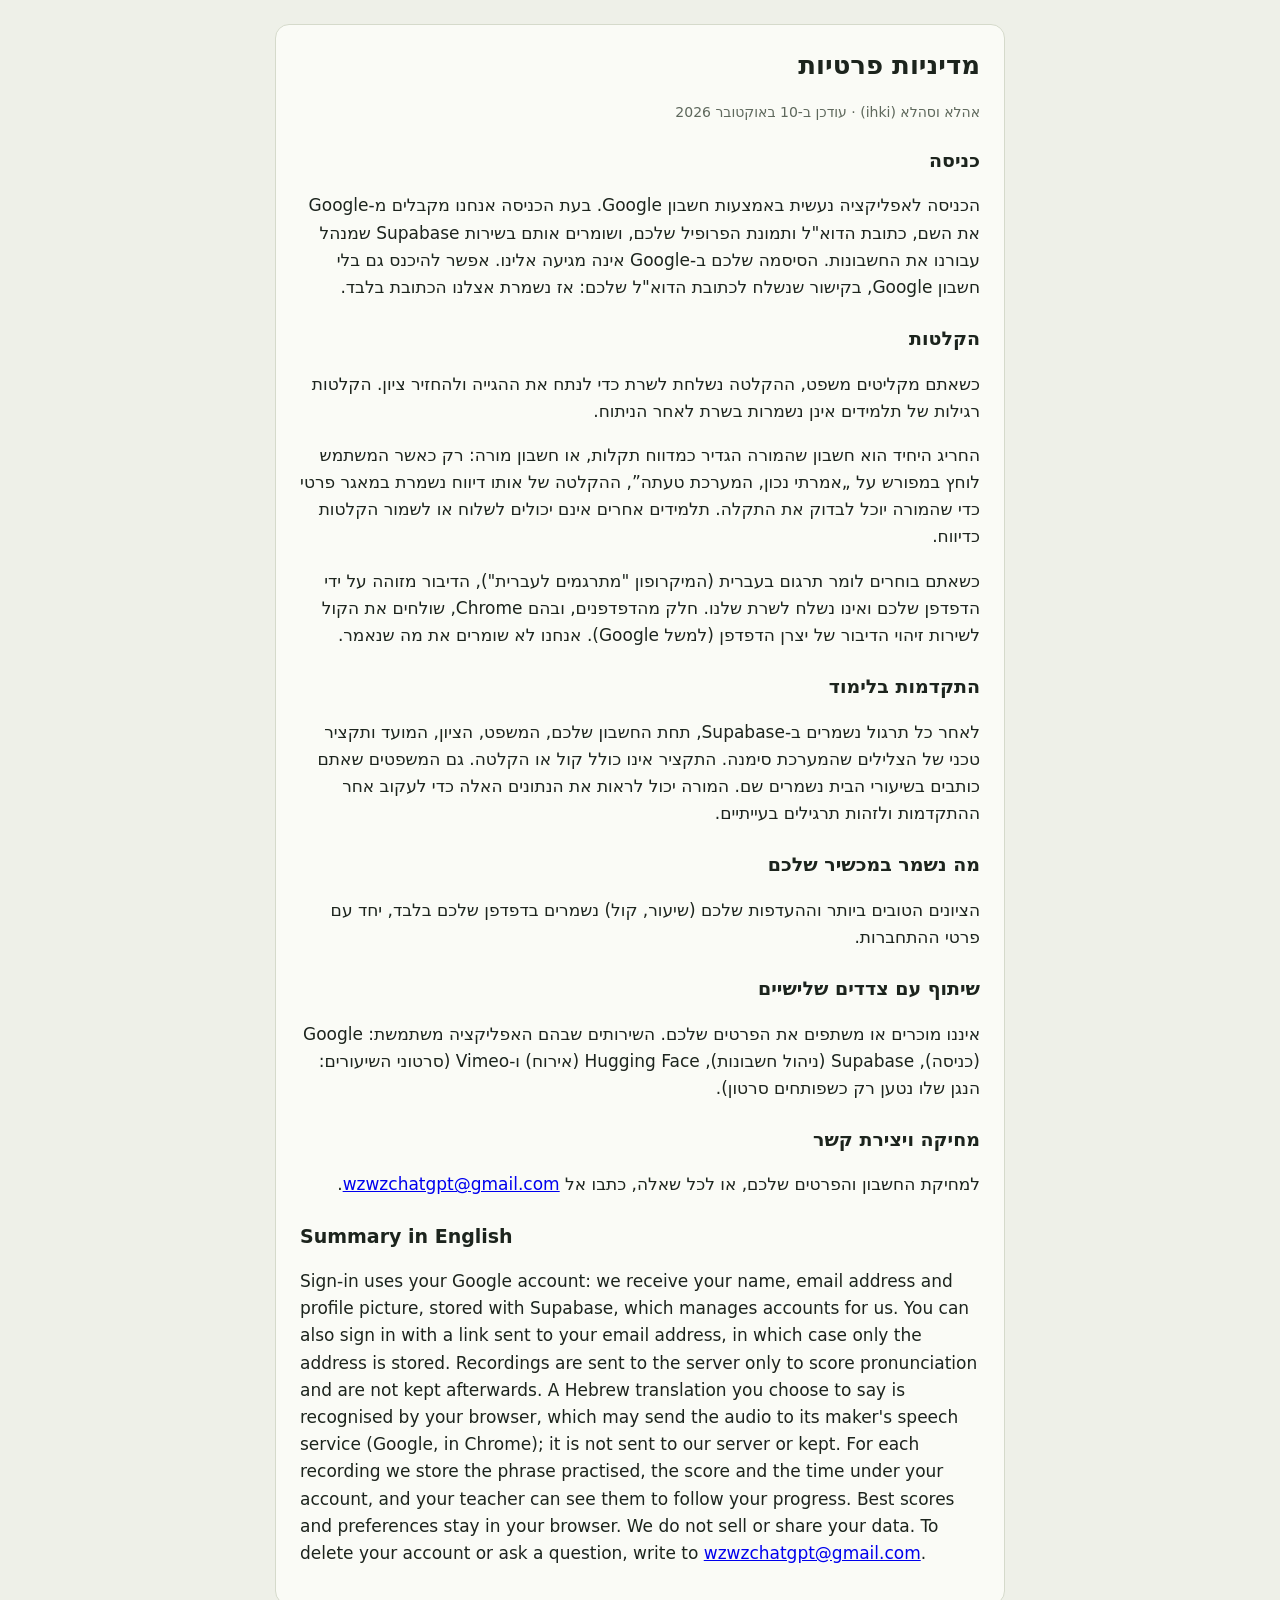
<file: static/privacy.html>
<!doctype html>
<html lang="he" dir="rtl">
<head>
<meta charset="utf-8">
<meta name="viewport" content="width=device-width,initial-scale=1">
<title>מדיניות פרטיות · אהלא וסהלא</title>
<style>
body{background:#EEF0E8;color:#1C241D;font:400 17px/1.6 "Assistant",system-ui,"Segoe UI",Arial,sans-serif;margin:0;padding:24px 16px}
main{max-width:680px;margin:0 auto;background:#FAFBF6;border:1px solid #D5DACB;border-radius:14px;padding:20px 24px}
h1{font-size:26px;margin:0 0 4px} h2{font-size:19px;margin:22px 0 4px}
.muted{color:#5E685C;font-size:14px} [lang=en]{direction:ltr;text-align:left}
</style>
</head>
<body>
<main>
<h1>מדיניות פרטיות</h1>
<p class="muted">אהלא וסהלא (ihki) · עודכן ב-10 באוקטובר 2026</p>

<h2>כניסה</h2>
<p>הכניסה לאפליקציה נעשית באמצעות חשבון Google. בעת הכניסה אנחנו מקבלים מ-Google את השם, כתובת הדוא"ל ותמונת הפרופיל שלכם, ושומרים אותם בשירות Supabase שמנהל עבורנו את החשבונות. הסיסמה שלכם ב-Google אינה מגיעה אלינו. אפשר להיכנס גם בלי חשבון Google, בקישור שנשלח לכתובת הדוא"ל שלכם: אז נשמרת אצלנו הכתובת בלבד.</p>

<h2>הקלטות</h2>
<p>כשאתם מקליטים משפט, ההקלטה נשלחת לשרת כדי לנתח את ההגייה ולהחזיר ציון. הקלטות רגילות של תלמידים אינן נשמרות בשרת לאחר הניתוח.</p>
<p>החריג היחיד הוא חשבון שהמורה הגדיר כמדווח תקלות, או חשבון מורה: רק כאשר המשתמש לוחץ במפורש על „אמרתי נכון, המערכת טעתה”, ההקלטה של אותו דיווח נשמרת במאגר פרטי כדי שהמורה יוכל לבדוק את התקלה. תלמידים אחרים אינם יכולים לשלוח או לשמור הקלטות כדיווח.</p>
<p>כשאתם בוחרים לומר תרגום בעברית (המיקרופון "מתרגמים לעברית"), הדיבור מזוהה על ידי הדפדפן שלכם ואינו נשלח לשרת שלנו. חלק מהדפדפנים, ובהם Chrome, שולחים את הקול לשירות זיהוי הדיבור של יצרן הדפדפן (למשל Google). אנחנו לא שומרים את מה שנאמר.</p>

<h2>התקדמות בלימוד</h2>
<p>לאחר כל תרגול נשמרים ב-Supabase, תחת החשבון שלכם, המשפט, הציון, המועד ותקציר טכני של הצלילים שהמערכת סימנה. התקציר אינו כולל קול או הקלטה. גם המשפטים שאתם כותבים בשיעורי הבית נשמרים שם. המורה יכול לראות את הנתונים האלה כדי לעקוב אחר ההתקדמות ולזהות תרגילים בעייתיים.</p>

<h2>מה נשמר במכשיר שלכם</h2>
<p>הציונים הטובים ביותר וההעדפות שלכם (שיעור, קול) נשמרים בדפדפן שלכם בלבד, יחד עם פרטי ההתחברות.</p>

<h2>שיתוף עם צדדים שלישיים</h2>
<p>איננו מוכרים או משתפים את הפרטים שלכם. השירותים שבהם האפליקציה משתמשת: Google (כניסה), Supabase (ניהול חשבונות), Hugging Face (אירוח) ו-Vimeo (סרטוני השיעורים: הנגן שלו נטען רק כשפותחים סרטון).</p>

<h2>מחיקה ויצירת קשר</h2>
<p>למחיקת החשבון והפרטים שלכם, או לכל שאלה, כתבו אל <a href="mailto:wzwzchatgpt@gmail.com">wzwzchatgpt@gmail.com</a>.</p>

<h2 lang="en">Summary in English</h2>
<p lang="en">Sign-in uses your Google account: we receive your name, email address and profile picture, stored with Supabase, which manages accounts for us. You can also sign in with a link sent to your email address, in which case only the address is stored. Recordings are sent to the server only to score pronunciation and are not kept afterwards. A Hebrew translation you choose to say is recognised by your browser, which may send the audio to its maker's speech service (Google, in Chrome); it is not sent to our server or kept. For each recording we store the phrase practised, the score and the time under your account, and your teacher can see them to follow your progress. Best scores and preferences stay in your browser. We do not sell or share your data. To delete your account or ask a question, write to <a href="mailto:wzwzchatgpt@gmail.com">wzwzchatgpt@gmail.com</a>.</p>
</main>
</body>
</html>
</file>
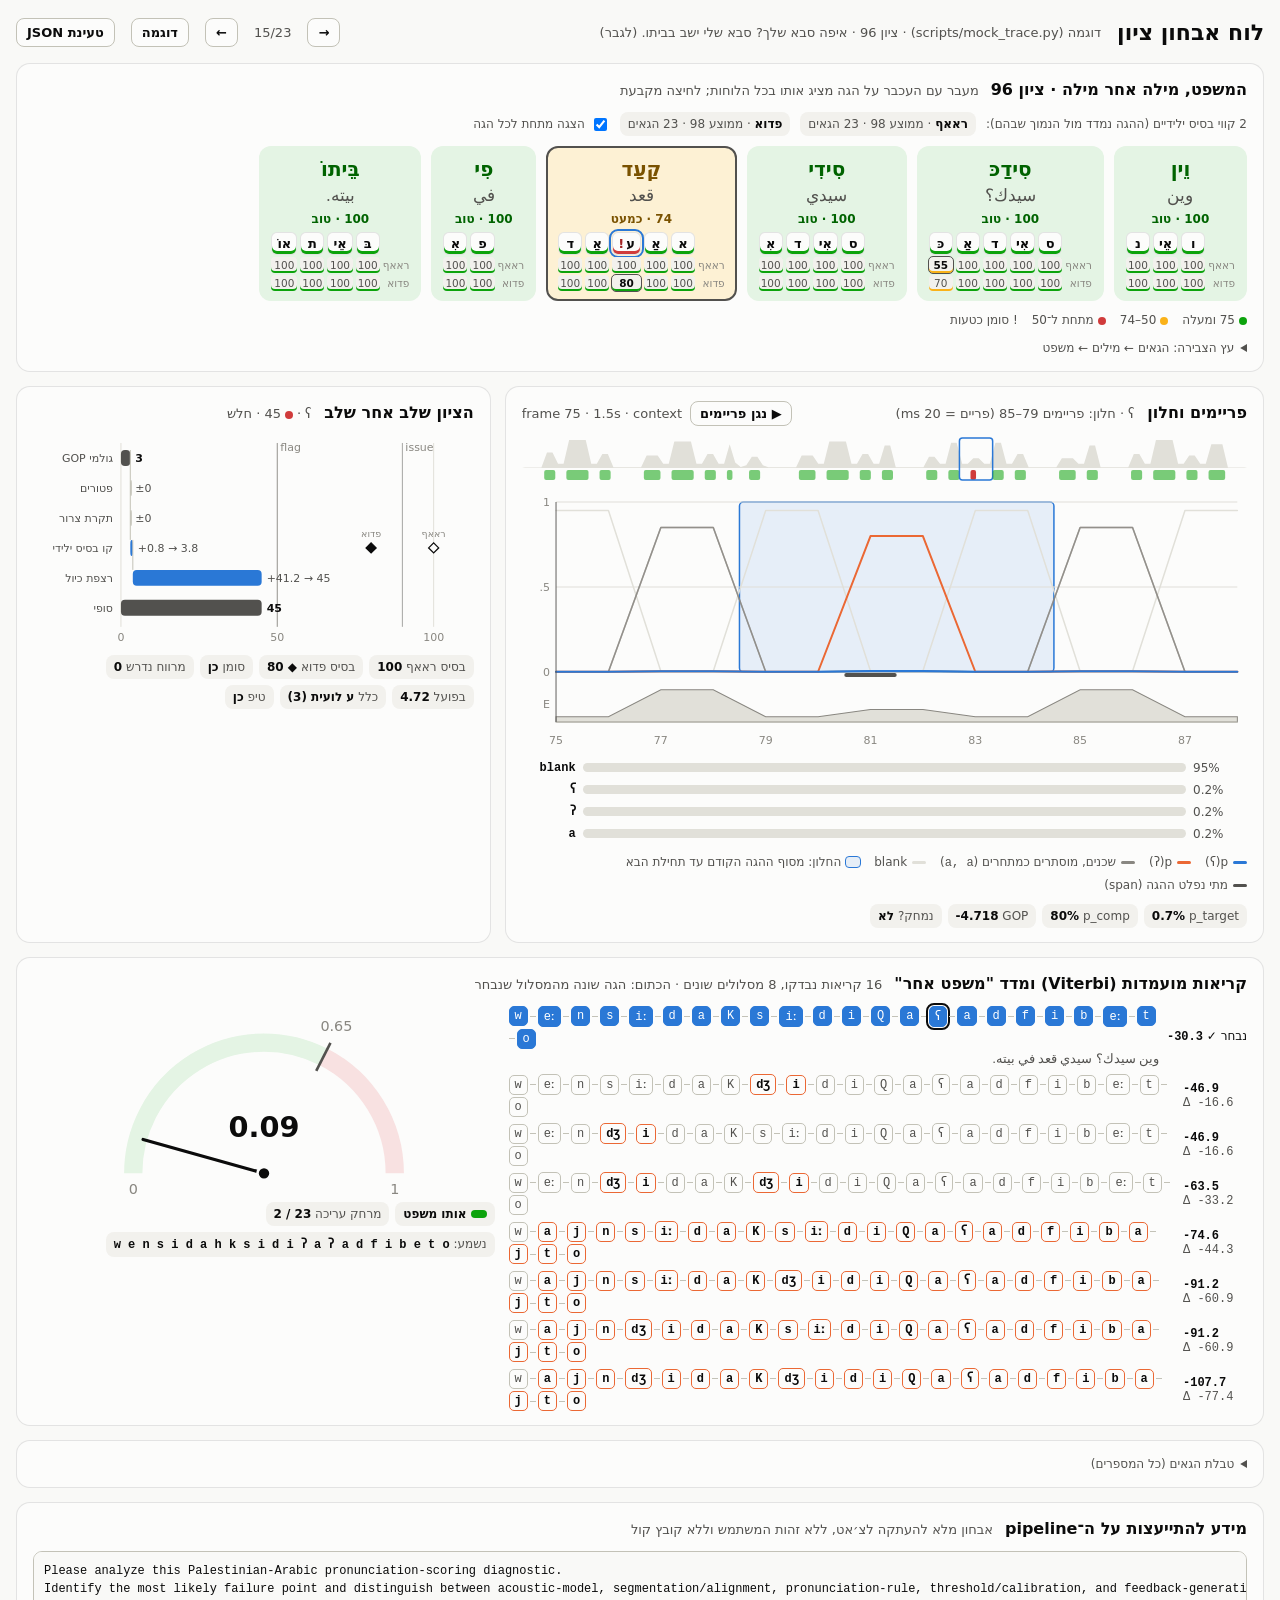
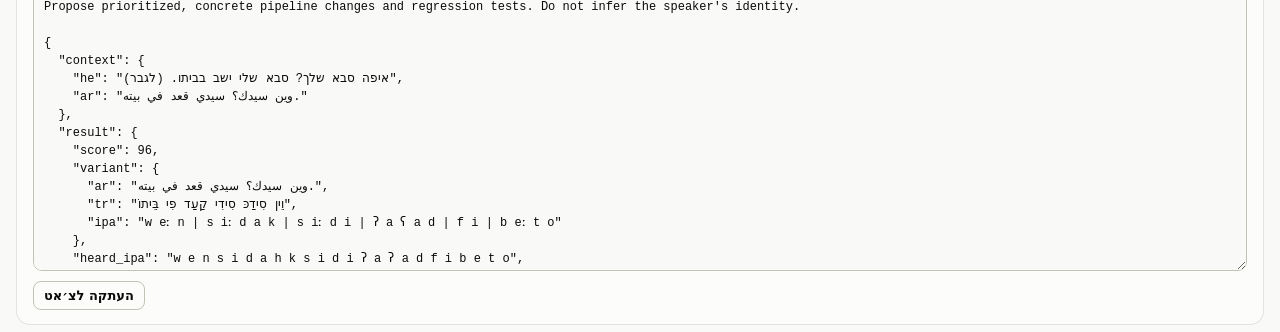
<file: static/trace.html>
<!doctype html>
<html lang="he" dir="rtl">
<head>
<meta charset="utf-8">
<meta name="viewport" content="width=device-width,initial-scale=1">
<title>לוח אבחון ציון</title>
<!--
  The trace dashboard: one recording through the scorer, for engineers, linguists and teachers. It reads a scoring
  result with its teacher's trace (schema: docs/trace-schema.ts), from the page that opened it (the lab, the phoneme
  dialog: localStorage "ihki.trace"), from a JSON file, or the mock of scripts/mock_trace.py.
  Four panels follow one selected sound: hovering it anywhere (a letter of the sentence, its block on the time
  strip, its node on the winning path) shows it everywhere; a click pins it.
    1. the frames around it: target, competitor and neighbour posteriors, energy, and the window it was read from
       (the end of the sound before to the start of the one after, where a substitution peaks)
    2. its score stage by stage (GOP → exemption → cluster cap → native baseline → teacher floor)
    3. the readings the audio was aligned to, and the different-sentence gauge
    4. the sentence by word and sound, and how sounds add up to words and words to the sentence; under each sound,
       one row per native baseline (TTS voice), the voice it was measured against (the lowest) in bold
-->
<style>
:root{
  color-scheme:light;
  --page:#f9f9f7; --surface:#fcfcfb; --raise:#f2f1ed;
  --ink:#0b0b0b; --ink-2:#52514e; --muted:#898781; --grid:#e1e0d9; --axis:#c3c2b7; --ring:rgba(11,11,11,.10);
  --s1:#2a78d6; --s2:#eb6834; --wash1:rgba(42,120,214,.10);
  --good:#0ca30c; --warn:#fab219; --crit:#d03b3b; --good-bg:#e4f4e4; --warn-bg:#fdf1d4; --crit-bg:#f8e1e1;
  --good-ink:#006300; --warn-ink:#7a5200; --crit-ink:#a32626;
  --neutral:#898781; --font:system-ui,-apple-system,"Segoe UI",sans-serif;
  --f-ar:"Noto Naskh Arabic","Geeza Pro","Arabic Typesetting","Traditional Arabic",serif;
}
@media (prefers-color-scheme:dark){
  :root:not([data-theme="light"]){
    color-scheme:dark;
    --page:#0d0d0d; --surface:#1a1a19; --raise:#232321;
    --ink:#f0efec; --ink-2:#c3c2b7; --muted:#898781; --grid:#2c2c2a; --axis:#383835; --ring:rgba(255,255,255,.10);
    --s1:#3987e5; --s2:#d95926; --wash1:rgba(57,135,229,.16);
    --good-bg:#16301a; --warn-bg:#36290b; --crit-bg:#3a1c1c; --good-ink:#5cc95c; --warn-ink:#f2c45a; --crit-ink:#ef8080;
  }
}
:root[data-theme="dark"]{
  color-scheme:dark;
  --page:#0d0d0d; --surface:#1a1a19; --raise:#232321;
  --ink:#f0efec; --ink-2:#c3c2b7; --muted:#898781; --grid:#2c2c2a; --axis:#383835; --ring:rgba(255,255,255,.10);
  --s1:#3987e5; --s2:#d95926; --wash1:rgba(57,135,229,.16);
  --good-bg:#16301a; --warn-bg:#36290b; --crit-bg:#3a1c1c; --good-ink:#5cc95c; --warn-ink:#f2c45a; --crit-ink:#ef8080;
}
*{box-sizing:border-box}
body{margin:0;background:var(--page);color:var(--ink);font:15px/1.5 var(--font)}
main{max-width:1280px;margin:0 auto;padding:16px;display:grid;gap:14px;grid-template-columns:minmax(0,1fr)}
header{display:flex;flex-wrap:wrap;align-items:center;gap:8px 16px}
h1{margin:0;font-size:22px;font-weight:700}
h2{margin:0;font-size:16px;font-weight:700}
.sub{color:var(--ink-2);font-size:13px}
.muted{color:var(--muted)}
.ltr{direction:ltr;unicode-bidi:isolate}
.ipa{direction:ltr;unicode-bidi:isolate;font-family:ui-monospace,SFMono-Regular,Menlo,monospace}
.ar{font-family:var(--f-ar);direction:rtl}
.spacer{flex:1}
button,select,label.file{font:600 13px var(--font);border:1px solid var(--axis);background:var(--surface);color:var(--ink);border-radius:8px;padding:6px 10px;cursor:pointer}
button:hover,label.file:hover{background:var(--raise)}
label.file input{display:none}
dialog{border:1px solid var(--axis);border-radius:14px;background:var(--surface);color:var(--ink);padding:18px;width:min(92vw,460px)}
dialog::backdrop{background:rgba(0,0,0,.48)}
.exclude-form{display:flex;flex-direction:column;gap:12px}
.exclude-form h2{font-size:18px}.exclude-form label{display:flex;flex-direction:column;gap:5px}
.exclude-form select,.exclude-form input{width:100%;padding:8px 10px;border:1px solid var(--axis);border-radius:8px;background:var(--surface);color:var(--ink);font:inherit}
.dialog-actions{display:flex;gap:8px;justify-content:flex-end}
.panel{background:var(--surface);border:1px solid var(--ring);border-radius:14px;padding:14px 16px;min-width:0;display:flex;flex-direction:column;gap:10px}
.panel>.head{display:flex;flex-wrap:wrap;align-items:baseline;gap:4px 12px}
.grid2{display:grid;gap:14px;grid-template-columns:minmax(0,1.6fr) minmax(0,1fr)}
@media (max-width:900px){.grid2{grid-template-columns:minmax(0,1fr)}}
svg{display:block;width:100%;height:auto;overflow:visible}
svg text{font:11px var(--font);fill:var(--muted)}
svg .lbl{fill:var(--ink-2)}
svg .strong{fill:var(--ink);font-weight:700}
.legend{display:flex;flex-wrap:wrap;gap:4px 14px;font-size:12px;color:var(--ink-2)}
.legend i{display:inline-block;width:14px;height:3px;border-radius:2px;vertical-align:middle;margin-inline-end:5px}
.legend i.box{height:10px;width:14px;border-radius:3px}
.facts{display:flex;flex-wrap:wrap;gap:6px}
.facts span{background:var(--raise);border-radius:8px;padding:3px 8px;font-size:12px;color:var(--ink-2)}
.facts b{color:var(--ink);font-weight:700}
.frame-tools{display:flex;align-items:center;gap:8px;margin-inline-start:auto}
.frame-tools button{padding:4px 9px}
.frame-race{display:grid;gap:4px;direction:ltr;min-height:84px}
.race-row{display:grid;grid-template-columns:54px minmax(80px,1fr) 54px;gap:7px;align-items:center;font-size:12px}
.race-row .name{font:600 12px ui-monospace,monospace;text-align:right;overflow:hidden;text-overflow:ellipsis}
.race-row .track{height:9px;border-radius:6px;background:var(--grid);overflow:hidden}
.race-row .bar{height:100%;border-radius:6px;background:var(--muted);transition:width 55ms linear}
.race-row.target .bar{background:var(--s1)} .race-row.competitor .bar{background:var(--s2)}
.race-row .value{font-variant-numeric:tabular-nums;color:var(--ink-2)}
/* status: never colour alone (a mark and a word) */
.band-good{background:var(--good-bg);color:var(--good-ink)} .band-warn{background:var(--warn-bg);color:var(--warn-ink)} .band-crit{background:var(--crit-bg);color:var(--crit-ink)}
.dot{display:inline-block;width:8px;height:8px;border-radius:50%;margin-inline-end:4px;vertical-align:middle}
.dot.good{background:var(--good)} .dot.warn{background:var(--warn)} .dot.crit{background:var(--crit)}
/* panel 4: the sentence */
.sentence{display:flex;flex-wrap:wrap;gap:10px;align-items:flex-start}
.word{position:relative;border-radius:12px;padding:8px 10px;display:flex;flex-direction:column;align-items:center;gap:4px;min-width:64px;border:2px solid transparent}
.word.playable{cursor:pointer;padding-inline-start:28px;transition:transform .12s,box-shadow .12s}
.word.playable::before{content:"▶";position:absolute;inset-inline-start:9px;top:10px;font-size:11px;color:var(--ink-2)}
.word.playable:hover,.word.playable:focus-visible{outline:2px solid var(--s1);outline-offset:2px;transform:translateY(-1px)}
.word.playing{box-shadow:0 0 0 3px var(--wash1);border-color:var(--s1)}
.word.excluded{opacity:.58;background:var(--raise);text-decoration:line-through}
.word-exclude{font-size:11px;padding:3px 7px;border-style:dashed}
.word.excluded .word-exclude{text-decoration:none;opacity:1}
.word.hl{border-color:var(--ink-2)}
.word .tr{font-size:20px;font-weight:700;line-height:1.3}
.word .ar{font-size:17px;color:var(--ink-2);line-height:1.2}
.word .ws{font-size:12px;font-weight:600}
.phones{display:flex;gap:3px;direction:rtl}
.ph{font:600 13px var(--font);min-width:24px;padding:3px 5px;border-radius:6px;background:var(--surface);border:1px solid var(--ring);cursor:pointer;text-align:center;color:var(--ink)}
.ph.good{box-shadow:inset 0 -3px 0 var(--good)} .ph.warn{box-shadow:inset 0 -3px 0 var(--warn)} .ph.crit{box-shadow:inset 0 -3px 0 var(--crit)}
.ph.flag::after{content:"!";color:var(--crit-ink);margin-inline-start:2px}
.ph.sel{outline:2px solid var(--s1);outline-offset:1px}
/* the native baselines under each sound: one row per voice, the one the score was measured against in bold */
.phcol{display:flex;flex-direction:column;align-items:stretch;gap:2px}
.phcol.lab{justify-content:flex-end}
.phcol.lab .ph{visibility:hidden}
.reflab{font:10.5px var(--font);color:var(--muted);line-height:16px;white-space:nowrap;text-align:start}
.refcell{font:10.5px var(--font);font-variant-numeric:tabular-nums;line-height:16px;text-align:center;color:var(--ink-2);background:var(--raise);border-radius:4px;padding:0 2px;cursor:default}
.refcell.good{box-shadow:inset 0 -2px 0 var(--good)} .refcell.warn{box-shadow:inset 0 -2px 0 var(--warn)} .refcell.crit{box-shadow:inset 0 -2px 0 var(--crit)}
.refcell.used{color:var(--ink);font-weight:700;outline:1px solid var(--ink-2)}
.refcell.none{color:var(--muted);background:none}
.refbar{display:flex;flex-wrap:wrap;align-items:center;gap:6px 10px;font-size:12px;color:var(--ink-2)}
.refbar .chip{background:var(--raise);border-radius:8px;padding:3px 8px}
.refbar .chip b{color:var(--ink)}
.refbar label{display:inline-flex;align-items:center;gap:5px;cursor:pointer}
.tree{display:flex;flex-direction:column;gap:8px}
.tree .node{background:var(--raise);border-radius:10px;padding:6px 10px;font-size:13px}
.tree .node b{font-size:15px}
.tree .row{display:flex;flex-wrap:wrap;gap:8px}
.tree .wnode{background:var(--raise);border-radius:10px;padding:6px 10px;font-size:12px;cursor:default;border:2px solid transparent}
.tree .wnode.hl{border-color:var(--s1)}
.tree .wnode.excluded{opacity:.5;text-decoration:line-through}
.tree .formula{font-size:12px;color:var(--ink-2)}
/* panel 3 */
.paths{display:flex;flex-direction:column;gap:6px}
.path{display:grid;grid-template-columns:auto minmax(0,1fr);gap:8px;align-items:center}
.path .lp{font:12px ui-monospace,monospace;color:var(--ink-2);direction:ltr;text-align:left;min-width:64px}
.path .lp b{color:var(--ink)}
.chain{display:flex;flex-wrap:wrap;gap:2px;direction:ltr;align-items:center}
.node{font:12px ui-monospace,monospace;padding:2px 5px;border-radius:5px;border:1px solid var(--axis);color:var(--ink-2)}
.path.win .node{background:var(--s1);border-color:var(--s1);color:#fff;cursor:pointer}
.path.win .node.sel{outline:2px solid var(--ink);outline-offset:1px}
.node.diff{border-color:var(--s2);color:var(--ink);font-weight:700}
.chain .sep{width:6px;height:1px;background:var(--axis)}
.path.win .lp::after{content:" ✓ נבחר";color:var(--ink);font-family:var(--font)}
/* tooltip */
#tip{position:fixed;z-index:10;pointer-events:none;max-width:320px;background:var(--surface);color:var(--ink);border:1px solid var(--ring);border-radius:10px;padding:8px 10px;font-size:12.5px;line-height:1.45;box-shadow:0 6px 20px rgba(0,0,0,.18);display:none}
#tip .t{font-weight:700;font-size:13px;margin-bottom:2px}
#tip .row{display:flex;justify-content:space-between;gap:12px}
#tip .row span:first-child{color:var(--ink-2)}
#tip .tiptext{margin-top:4px;padding-top:4px;border-top:1px solid var(--grid);color:var(--ink-2)}
.empty{padding:30px;text-align:center;color:var(--ink-2)}
table.data{border-collapse:collapse;font-size:12px;width:100%}
table.data th,table.data td{padding:3px 6px;border-bottom:1px solid var(--grid);text-align:right;white-space:nowrap}
details summary{cursor:pointer;color:var(--ink-2);font-size:12px}
.scroll{overflow-x:auto}
.chat-payload{width:100%;min-height:320px;resize:vertical;padding:10px;border:1px solid var(--axis);border-radius:9px;background:var(--page);color:var(--ink);font:12px/1.5 ui-monospace,SFMono-Regular,Menlo,monospace;direction:ltr;text-align:left;white-space:pre}
.copy-row{display:flex;align-items:center;justify-content:flex-end;gap:10px}
.copy-status{color:var(--ink-2);font-size:13px}
</style>
<script src="/static/shadda.js?v=1"></script>
</head>
<body>
<main>
  <header>
    <h1>לוח אבחון ציון</h1>
    <span class="sub" id="what"></span>
    <span class="spacer"></span>
    <button id="prev" title="ההגה הקודם (←)">→</button><span class="sub" id="pos"></span><button id="next" title="ההגה הבא (→)">←</button>
    <button id="mock">דוגמה</button>
    <label class="file">טעינת JSON<input type="file" id="file" accept="application/json,.json"></label>
  </header>

  <section class="panel" id="p4" aria-labelledby="p4h">
    <div class="head"><h2 id="p4h">המשפט, מילה אחר מילה</h2><span class="sub" id="wordHint">▶ לחצו על מילה כדי לשמוע אותה · מעבר עם העכבר על הגה מציג אותו בכל הלוחות; לחיצה מקבעת</span></div>
    <div class="refbar" id="refbar"></div>
    <div class="sentence" id="sentence"></div>
    <div class="legend"><span><span class="dot good"></span>75 ומעלה</span><span><span class="dot warn"></span>50–74</span><span><span class="dot crit"></span>מתחת ל־50</span><span>! סומן כטעות</span></div>
    <details><summary>עץ הצבירה: הגאים ← מילים ← משפט</summary><div class="tree" id="tree"></div></details>
  </section>

  <div class="grid2">
    <section class="panel" id="p1" aria-labelledby="p1h">
      <div class="head"><h2 id="p1h">פריימים וחלון</h2><span class="sub" id="p1sub"></span><span class="frame-tools"><button id="framePlay" disabled>▶ נגן פריימים</button><span class="sub ltr" id="frameNow"></span></span></div>
      <div id="overview" dir="ltr"></div>
      <div id="frames" dir="ltr"></div>
      <div class="frame-race" id="frameRace" aria-live="polite"></div>
      <div class="legend" id="p1legend"></div>
      <div class="facts" id="p1facts"></div>
    </section>
    <section class="panel" id="p2" aria-labelledby="p2h">
      <div class="head"><h2 id="p2h">הציון שלב אחר שלב</h2><span class="sub" id="p2sub"></span></div>
      <div id="waterfall" dir="ltr"></div>
      <div class="facts" id="p2facts"></div>
    </section>
  </div>

  <section class="panel" id="p3" aria-labelledby="p3h">
    <div class="head"><h2 id="p3h">קריאות מועמדות (Viterbi) ומדד "משפט אחר"</h2><span class="sub" id="p3sub"></span></div>
    <div class="grid2">
      <div class="paths" id="paths"></div>
      <div><div id="gauge" dir="ltr"></div><div class="facts" id="p3facts"></div></div>
    </div>
  </section>

  <section class="panel">
    <details><summary>טבלת הגאים (כל המספרים)</summary><div class="scroll"><table class="data" id="table"></table></div></details>
  </section>

  <section class="panel" aria-labelledby="chatPayloadTitle">
    <div class="head"><h2 id="chatPayloadTitle">מידע להתייעצות על ה־pipeline</h2><span class="sub">אבחון מלא להעתקה לצ׳אט, ללא זהות המשתמש וללא קובץ קול</span></div>
    <textarea class="chat-payload" id="chatPayload" readonly aria-label="מידע מלא להעתקה לצ׳אט"></textarea>
    <div class="copy-row"><span class="copy-status" id="copyStatus" role="status"></span><button id="copyPayload">העתקה לצ׳אט</button></div>
  </section>
</main>
<dialog id="excludeDlg" aria-labelledby="excludeTitle">
  <form method="dialog" class="exclude-form">
    <h2 id="excludeTitle">סיבת ההחרגה</h2>
    <label>מדוע המילה אינה תקינה?
      <select id="excludeReason"><option>חיתוך האודיו פגום</option><option>הטקסט אינו תואם להקלטה</option><option>פונמות צפויות לא נכונות</option><option>חפיפת קולות</option><option>וריאנט תקין שלא תועד</option><option>רועש</option><option value="other">אחר</option></select>
    </label>
    <input id="excludeOther" maxlength="200" placeholder="פירוט הסיבה" hidden>
    <div class="dialog-actions"><button value="cancel" formnovalidate>ביטול</button><button value="ok">החרגה</button></div>
  </form>
</dialog>
<div id="tip" role="tooltip"></div>
<script>
"use strict";
const $=id=>document.getElementById(id);
const NS="http://www.w3.org/2000/svg";
function el(tag,attrs={},...kids){ const e=document.createElement(tag); for(const [k,v] of Object.entries(attrs)) if(v!=null) k==="class"?e.className=v:k==="text"?e.textContent=v:e.setAttribute(k,v); for(const k of kids) if(k!=null) e.append(k); return e; }
function sv(tag,attrs={},text){ const e=document.createElementNS(NS,tag); for(const [k,v] of Object.entries(attrs)) if(v!=null) e.setAttribute(k,v); if(text!=null) e.textContent=text; return e; }
const fmt=(x,d=1)=>x==null?"—":String(Math.round(x*10**d)/10**d);
const pct=x=>x==null?"—":x>0&&x<.001?"<0.1%":fmt(100*x,1)+"%";
const band=s=>s>=75?"good":s>=50?"warn":"crit";
const BAND_NAME={good:"טוב",warn:"כמעט",crit:"חלש"};
const STAGE_NAME={gop:"GOP גולמי",exemption:"פטורים",insertion:"תקרת צרור",baseline:"קו בסיס ילידי",calibration:"רצפת כיול",final:"סופי"};
const EXEMPT_NAME={glottal_dropped:"עצירה סותמית שהושמטה",onset_transient:"קפיצה בפריים אחד לפני העיצור הראשון (כלל 31)",article_vowel_elided:"תנועת ال אחרי תנועה",near_vowel:"תנועה קרובה",final_b_devoicing:"b סופית לפני עיצור אטום (כלל 28)",t_d_voicing:"t ו־d לא מתחלפות (כלל 32)",word_final_vowel_linking:"תנועה סופית לפני תנועה (כלל 29)",unmarked_short_vowel:"תנועה קצרה שאינה נבדקת (כלל 30)"};
const PHONE_HEBREW={
  "ʔ":"א","b":"בּ","t":"ת","dʒ":"ג׳","ħ":"ח","x":"ח׳","χ":"ח׳","d":"ד","r":"ר","ɾ":"ר","z":"ז",
  "s":"ס","ʃ":"ש","sˤ":"צ","dˤ":"דֿ","tˤ":"ט","ðˤ":"ט׳","ʕ":"ע","ɣ":"ע׳","ʁ":"ע׳","f":"פ",
  "q":"ק","k":"כּ","g":"ג","ɡ":"ג","l":"ל","ɫ":"ל","m":"מ","n":"נ","h":"ה","ɦ":"ה","w":"ו","j":"י",
  "tʃ":"צ׳","θ":"ת׳","ð":"ד״","p":"פּ","v":"ב","β":"ב","ʋ":"ב","ts":"טס",
  "a":"אַ","i":"אִ","u":"אֻ","e":"אֶ","o":"אוֹ","aː":"אַא","iː":"אִי","uː":"אוּ","eː":"אֵי","oː":"אוֹ"
};
const phoneHebrew=p=>PHONE_HEBREW[p]||p;

/* ---------- native baselines: one or more TTS voices scored by the same model ---------- */
let showRefs=true; try{ showRefs=localStorage.getItem("ihki.trace.refs")!=="0"; }catch{}
const refList=()=>(T&&T.references)||[];
const refName=k=>(refList()[k]||{}).voice||`קול ${k+1}`;
const refTag=k=>{ const n=refName(k); return n.length<=5?n:n.slice(0,4)+"…"; };
/* each voice's score on sound t (null: that voice has no such sound); older traces carry only the lowest, as `ref` */
function refScores(t){
  const b=t.stages.find(s=>s.stage==="baseline")||{};
  if(Array.isArray(b.refs)) return b.refs;
  return refList().length===1?[b.ref??null]:[];
}
/* the voice the sound was measured against: the lowest score, as Scorer._baseline takes it */
const REFUSED={protected:"זוג מוגן: קול ילידי לא מוחל על ההחלפה הזו",kept:"הקולות הילידיים שמרו על ההגה: לא נמדד מולם"};
const refHeard=t=>{ const b=t.stages.find(s=>s.stage==="baseline")||{}; return Array.isArray(b.heard)?b.heard:[]; };
function refUsed(t){
  const b=t.stages.find(s=>s.stage==="baseline")||{}; if(b.refused) return -1;   // compensation refused: measured against no voice
  const xs=refScores(t); let best=-1;
  xs.forEach((x,k)=>{ if(x!=null&&(best<0||x<xs[best])) best=k; });
  return best>=0&&xs[best]<100?best:-1;   // at 100 the baseline changes nothing: no voice was measured against
}
function drawRefBar(){
  const box=$("refbar"), n=refList().length; box.replaceChildren();
  if(!n){ box.append(el("span",{text:"קו בסיס ילידי: אין. הציון לא נמדד מול קול יליד (אין מפתח TTS, הקול לא היה מוכן בזמן, או מבחן TTS שבו הבסיס כבוי)."})); return; }
  box.append(el("span",{text:n===1?"קו בסיס ילידי:":`${n} קווי בסיס ילידיים (ההגה נמדד מול הנמוך שבהם):`}));
  refList().forEach((r,k)=>box.append(el("span",{class:"chip"},el("b",{text:refName(k)}),` · ממוצע ${fmt(r.mean,0)} · ${r.sounds} הגאים`)));
  const cb=el("input",{type:"checkbox"}); cb.checked=showRefs;
  cb.onchange=()=>{ showRefs=cb.checked; try{ localStorage.setItem("ihki.trace.refs",showRefs?"1":"0"); }catch{} drawSentence(); drawSelected(); };
  box.append(el("label",{},cb,"הצגה מתחת לכל הגה"));
}
function refTip(i){
  const t=T.tokens[i], xs=refScores(t), used=refUsed(t);
  return [el("div",{class:"t",text:`קו בסיס ילידי · ${t.ipa}`}),
    ...xs.map((x,k)=>trow(refName(k),x==null?"אין הגה כזה בקריאה שלו":`${fmt(x,0)}`+(refHeard(t)[k]?` · נשמע ${refHeard(t)[k]}`:"")+(k===used?" · נמדד מולו":""))),
    ...(()=>{ const b=t.stages.find(s=>s.stage==="baseline")||{}; return b.refused?[trow("קו הבסיס",REFUSED[b.refused]||b.refused)]:[]; })(),
    trow("הלומד: לפני → אחרי",(()=>{ const st=Object.fromEntries(t.stages.map(s=>[s.stage,s.score])); return `${fmt(st.length??st.insertion)} → ${fmt(st.baseline)}`; })())];
}

let R=null, T=null, PH=[], sel=0, pinned=false, traceSource="";
let wordAudio=null, wordAudioEnd=0, wordAudioNode=null;
let frameAudio=null, frameRaf=0, frameAudioTimer=0, frameCursor=null, frameX=null, frameCurve=null;
const FRAME_ANIMATION_MS=10000;
let wordAudioUrl=new URLSearchParams(location.search).get("src")==="app"?(localStorage.getItem("ihki.traceAudio")||""):"";
let traceContext={}; try{ traceContext=JSON.parse(localStorage.getItem("ihki.traceContext")||"{}"); }catch{}
let excludedWords={...(traceContext.excluded_words||{})};

function diagnosticChatText(result){
  const t=result.trace||{}, context={...(result.phrase||{}),...(result._diagnostic||{})};
  const trace={...t,
    tokens:(t.tokens||[]).map(({curves,...token})=>token),
    frames:t.frames?{count:t.frames.count,ms:t.frames.ms}:null
  };
  const publicResult={...result,trace};
  delete publicResult.email; delete publicResult.audio; delete publicResult.phoneme_heatmap; delete publicResult._diagnostic;
  return [
    "Please analyze this Palestinian-Arabic pronunciation-scoring diagnostic.",
    "Identify the most likely failure point and distinguish between acoustic-model, segmentation/alignment, pronunciation-rule, threshold/calibration, and feedback-generation problems.",
    "Propose prioritized, concrete pipeline changes and regression tests. Do not infer the speaker's identity.",
    "",
    JSON.stringify({context,result:publicResult},null,2)
  ].join("\n");
}

/* ---------- loading ---------- */
function load(result,source){
  if(!result||!result.trace||!result.trace.tokens){ show("בקובץ אין trace. פתחו את הלוח מהמעבדה או מניתוח הפונמות של מורה, או טענו את הדוגמה."); return; }
  if(source!=="מהאפליקציה"){ traceContext={}; excludedWords={}; wordAudioUrl=""; }
  R=result; T=result.trace; PH=(R.words||[]).flatMap(w=>w.phonemes||[]); traceSource=source;
  $("chatPayload").value=diagnosticChatText(result); $("copyStatus").textContent="";
  $("framePlay").disabled=!wordAudioUrl;
  $("framePlay").title=wordAudioUrl?"נגינת חלון הפריימים עם סמן מסונכרן":"אין אודיו מצורף ל־trace";
  const worst=T.tokens.reduce((b,t)=>t.final<b.final?t:b,T.tokens[0]), asked=+new URLSearchParams(location.search).get("i");
  sel=asked>=0&&asked<T.tokens.length&&new URLSearchParams(location.search).has("i")?asked:worst?worst.i:0; pinned=new URLSearchParams(location.search).has("i");
  $("what").textContent=`${source} · ציון ${R.score}`+(R.phrase?` · ${R.phrase.he}`:"");
  drawAll();
}
function show(msg){ for(const id of ["sentence","overview","frames","waterfall","paths","gauge"]) $(id).replaceChildren(); $("sentence").append(el("div",{class:"empty",text:msg})); }
async function loadMock(){
  try{ const res=await fetch("/static/assets/trace-mock.json",{cache:"no-store"}); if(!res.ok) throw new Error(res.status); load(await res.json(),"דוגמה (scripts/mock_trace.py)"); }
  catch(e){ show(`הדוגמה לא נטענה (${e.message}). הריצו python scripts/mock_trace.py`); }
}
$("mock").onclick=loadMock;
$("copyPayload").onclick=async()=>{
  const field=$("chatPayload"), status=$("copyStatus");
  try{ await navigator.clipboard.writeText(field.value); status.textContent="הועתק."; }
  catch{ field.focus(); field.select(); status.textContent="הטקסט סומן; העתיקו עם Ctrl/Cmd+C."; }
};
$("file").onchange=async e=>{ const f=e.target.files[0]; if(!f) return; try{ load(JSON.parse(await f.text()),f.name); }catch(err){ show(`לא JSON תקין: ${err.message}`); } };
addEventListener("keydown",e=>{ if(!T||e.target.tagName==="INPUT") return; if(e.key==="ArrowLeft"){ step(1); e.preventDefault(); } if(e.key==="ArrowRight"){ step(-1); e.preventDefault(); } });
$("next").onclick=()=>step(1); $("prev").onclick=()=>step(-1);
function step(d){ if(!T) return; sel=(sel+d+T.tokens.length)%T.tokens.length; pinned=true; drawSelected(); }

/* ---------- selection: one sound everywhere ---------- */
function hover(i){ if(pinned||i===sel) return; sel=i; drawSelected(); }
function pick(i){ pinned=!(pinned&&sel===i); sel=i; drawSelected(); }
function drawAll(){ drawRefBar(); drawSentence(); drawTree(); drawPaths(); drawGauge(); drawTable(); drawSelected(); }
function drawSelected(){
  $("pos").textContent=`${sel+1}/${T.tokens.length}`+(pinned?" 📌":"");
  for(const b of document.querySelectorAll(".ph")) b.classList.toggle("sel",+b.dataset.i===sel);
  for(const b of document.querySelectorAll(".path.win .node")) b.classList.toggle("sel",+b.dataset.i===sel);
  const w=T.tokens[sel].word;
  for(const b of document.querySelectorAll(".word,.wnode")) b.classList.toggle("hl",+b.dataset.w===w);
  drawOverview(); drawFrames(); drawWaterfall();
}

/* ---------- tooltip ---------- */
const tip=$("tip");
function tipShow(e,html){ tip.replaceChildren(...html); tip.style.display="block"; tipMove(e); }
function tipMove(e){ const r=tip.getBoundingClientRect(), x=Math.min(innerWidth-r.width-8,Math.max(8,e.clientX+14)), y=e.clientY+r.height+20>innerHeight?e.clientY-r.height-12:e.clientY+16; tip.style.left=x+"px"; tip.style.top=y+"px"; }
function tipHide(){ tip.style.display="none"; }
const trow=(k,v)=>el("div",{class:"row"},el("span",{text:k}),typeof v==="string"?el("span",{text:v}):v);
function soundTip(i){
  const t=T.tokens[i], p=PH[i]||{}, w=(R.words||[])[t.word]||{};
  const heard=t.deleted?"לא נשמע":t.competitor?`${t.competitor} (${pct(t.p_competitor)})`:"—";
  const out=[el("div",{class:"t"},el("span",{class:"ipa",text:t.sound!==t.ipa?`${t.ipa} · ${t.sound}`:t.ipa})," במילה ",el("span",{class:"ar",text:w.ar||""}))];
  out.push(trow("צפוי",el("span",{class:"ipa",text:`${t.ipa} (${pct(t.p_target)})`})));
  out.push(trow("המתחרה החזק",el("span",{class:"ipa",text:heard})));
  out.push(trow("ציון",`${fmt(t.final)} · ${BAND_NAME[band(t.final)]}`+(t.flagged?" · סומן כטעות":"")));
  const rx=refScores(t), ru=refUsed(t);
  if(rx.length) out.push(trow("קו בסיס",rx.map((x,k)=>`${refName(k)} ${x==null?"—":fmt(x,0)}${k===ru&&rx.length>1?"*":""}`).join(" · ")));
  out.push(trow("מרווח (נדרש / בפועל)",el("span",{class:"ltr",text:`${fmt(t.margin.needed,2)} / ${fmt(t.margin.got,2)}`+(t.margin.beyond?" ✓ עבר":" ✗ לא עבר")})));
  out.push(trow("חלון",el("span",{class:"ltr",text:`${t.window[0]}–${t.window[1]}`})));
  if(t.rule) out.push(trow("כלל",`${t.rule.title} · חומרה ${t.rule.severity}`));
  const tp=(R.tips||[]).find(x=>x.word===w.ar&&(x.key.startsWith(t.sound+">")||x.key.startsWith(t.ipa+">")));
  const letter=(w.letters||[]).find(l=>l.tip||l.why);
  const text=tp?tp.text:t.flagged&&letter?(letter.tip||letter.why):"";
  if(text) out.push(el("div",{class:"tiptext",text}));
  return out;
}

/* ---------- panel 4: the sentence, and the aggregation tree ---------- */
function drawSentence(){
  const box=$("sentence"); box.replaceChildren();
  (R.words||[]).forEach((w,wi)=>{
    const excluded=!!excludedWords[wi], b=band(w.score), word=el("div",{class:`word band-${b}${wordAudioUrl?" playable":""}${excluded?" excluded":""}`,"data-w":wi});
    if(wordAudioUrl){
      word.setAttribute("role","button"); word.tabIndex=0; word.title="השמעת המילה";
      word.onclick=()=>playWord(wi,word);
      word.onkeydown=e=>{ if(e.key==="Enter"||e.key===" "){ e.preventDefault(); playWord(wi,word); } };
    }
    word.append(el("span",{class:"tr",text:w.tr}),el("span",{class:"ar",text:w.ar}),el("span",{class:"ws",text:`${fmt(w.score,0)} · ${BAND_NAME[b]}`}));
    const phones=el("div",{class:"phones"}), nref=showRefs?refList().length:0;
    if(nref){ const lab=el("div",{class:"phcol lab"},el("span",{class:"ph",text:"·"}));
      for(let k=0;k<nref;k++) lab.append(el("span",{class:"reflab",title:refName(k),text:refTag(k)}));
      phones.append(lab); }
    T.tokens.forEach(t=>{ if(t.word!==wi) return;
      const c=el("button",{class:`ph ${band(t.final)}${t.flagged?" flag":""}`,"data-i":t.i,
        "aria-label":`${phoneHebrew(t.ipa)}, IPA ${t.ipa}, ציון ${fmt(t.final,0)}`,title:`IPA: ${t.ipa}`,text:phoneHebrew(t.ipa)});
      c.onmouseenter=e=>{ hover(t.i); tipShow(e,soundTip(t.i)); }; c.onmousemove=tipMove; c.onmouseleave=tipHide;
      c.onfocus=()=>hover(t.i); c.onclick=e=>{ e.stopPropagation(); pick(t.i); };
      if(!nref){ phones.append(c); return; }
      const col=el("div",{class:"phcol"},c), xs=refScores(t), used=refUsed(t);
      for(let k=0;k<nref;k++){ const x=xs[k];
        const cell=el("span",{class:`refcell ${x==null?"none":band(x)}${k===used?" used":""}`,text:x==null?"—":fmt(x,0),
          "aria-label":`${refName(k)}: ${x==null?"אין":fmt(x,0)}`});
        cell.onmouseenter=e=>{ hover(t.i); tipShow(e,refTip(t.i)); }; cell.onmousemove=tipMove; cell.onmouseleave=tipHide;
        cell.onclick=e=>{ e.stopPropagation(); pick(t.i); };
        col.append(cell); }
      phones.append(col); });
    word.append(phones);
    if(traceContext.sample!=null){
      const toggle=el("button",{class:"word-exclude",text:excluded?"החזרה לציון":"לא תקינה · החרגה"});
      toggle.onclick=e=>{ e.stopPropagation(); toggleWord(wi,w,toggle); }; word.append(toggle);
    }
    box.append(word);
  });
  const valid=validSentence();
  $("what").textContent=`${traceSource} · ציון ${valid.final??"—"}`+(valid.excluded?` (מקורי ${R.score})`:"")+(R.phrase?` · ${R.phrase.he}`:"");
  $("p4h").textContent=`המשפט, מילה אחר מילה · ציון ${valid.final??"—"}`+(valid.excluded?` · מקורי ${R.score} · ${valid.excluded} הוחרגו`:"")+(R.unrelated?" · משפט אחר?":"");
  $("wordHint").textContent=(wordAudioUrl?"▶ לחצו על מילה כדי לשמוע אותה · ":"")+(traceContext.sample!=null?"„לא תקינה” מחריג את המילה מהציון הכולל · ":"")+"מעבר עם העכבר על הגה מציג אותו בכל הלוחות; לחיצה מקבעת";
}
function validSentence(){
  const keep=(R.words||[]).map((_,i)=>i).filter(i=>!excludedWords[i]), tokens=T.tokens.filter(t=>keep.includes(t.word));
  if(!keep.length||!tokens.length) return {final:null,excluded:(R.words||[]).length};
  const weight=t=>t.vowel?T.config.vowel_weight:1, total=tokens.reduce((n,t)=>n+weight(t),0);
  const phoneMean=tokens.reduce((n,t)=>n+t.final*weight(t),0)/total;
  const wordMean=keep.reduce((n,i)=>n+T.words[i].score,0)/keep.length, before=T.sentence.phone_weight*phoneMean+T.sentence.word_weight*wordMean;
  return {phoneMean,wordMean,before,final:Math.round(R.unrelated?Math.min(before,T.config.unrelated_cap):before),excluded:(R.words||[]).length-keep.length};
}
async function toggleWord(wi,w,button){
  const excluding=!excludedWords[wi]; let reason="";
  if(excluding){ reason=await chooseExclusionReason(); if(reason===null) return; }
  button.disabled=true;
  try{
    const res=await fetch(`/api/lab/samples/${traceContext.sample}/exclude-word`,{method:"POST",headers:{"Content-Type":"application/json",...(traceContext.token?{Authorization:`Bearer ${traceContext.token}`}:{})},body:JSON.stringify({word:wi,excluded:excluding,reason})});
    const d=await res.json().catch(()=>({})); if(!res.ok) throw new Error(d.detail||res.status);
    excludedWords=d.excluded_words||{}; traceContext.excluded_words=excludedWords; localStorage.setItem("ihki.traceContext",JSON.stringify(traceContext));
    drawSentence(); drawTree();
  }catch(e){ button.disabled=false; $("wordHint").textContent=`שמירת ההחרגה נכשלה: ${e.message}`; }
}
function chooseExclusionReason(){
  const dlg=$("excludeDlg"), select=$("excludeReason"), other=$("excludeOther");
  dlg.returnValue=""; select.value=select.options[0].value; other.value=""; other.hidden=true; other.required=false;
  select.onchange=()=>{ other.hidden=select.value!=="other"; other.required=!other.hidden; if(!other.hidden) other.focus(); };
  dlg.showModal();
  return new Promise(resolve=>{ dlg.onclose=()=>{ if(dlg.returnValue!=="ok") return resolve(null); resolve(select.value==="other"?(other.value.trim()||"אחר"):select.value); }; });
}
function playWord(wi,node){
  const tokens=T.tokens.filter(t=>t.word===wi); if(!wordAudioUrl||!tokens.length) return;
  stopFramePlayback(true);
  if(wordAudio){ wordAudio.pause(); if(wordAudioNode) wordAudioNode.classList.remove("playing"); }
  const ms=T.frames.ms||20, offset=(T.audio&&T.audio.trim_start_ms||0)/1000,
    first=Math.min(...tokens.map(t=>t.span[0])), last=Math.max(...tokens.map(t=>t.span[1])),
    previous=T.tokens.filter(t=>t.word<wi).map(t=>t.span[1]), following=T.tokens.filter(t=>t.word>wi).map(t=>t.span[0]),
    leftLimit=previous.length?Math.max(...previous):0, rightLimit=following.length?Math.min(...following):T.frames.count,
    start=Math.max(0,offset+Math.max(leftLimit,first-150/ms)*ms/1000),
    end=Math.max(start+.08,offset+Math.min(rightLimit,last+150/ms)*ms/1000);
  const audio=wordAudio=new Audio(wordAudioUrl); wordAudioEnd=end; wordAudioNode=node; node.classList.add("playing");
  let stopTimer=null;
  const finish=()=>{ if(stopTimer) clearTimeout(stopTimer); audio.pause(); audio.currentTime=start; node.classList.remove("playing"); };
  audio.ontimeupdate=()=>{ if(audio.currentTime>=wordAudioEnd) finish(); };
  audio.onended=finish;
  audio.onerror=()=>{ finish(); $("wordHint").textContent="לא ניתן להשמיע את ההקלטה"; };
  const startPlaying=()=>{ audio.currentTime=start; audio.play().then(()=>{ stopTimer=setTimeout(finish,Math.max(80,(end-start)*1000)); }).catch(()=>{ finish(); $("wordHint").textContent="הדפדפן חסם את ההשמעה"; }); };
  if(audio.readyState>=1) startPlaying(); else audio.onloadedmetadata=startPlaying;
}
function drawTree(){
  const box=$("tree"), s=T.sentence, c=T.config, valid=validSentence(); box.replaceChildren();
  box.append(el("div",{class:"node"},el("b",{text:`משפט ${valid.final??"—"}`+(valid.excluded?` (${valid.excluded} מילים הוחרגו; מקורי ${s.final})`:"")}),el("div",{class:"formula ltr",
    text:valid.final==null?"אין מילים תקינות לחישוב":`${s.phone_weight}·phone_mean(${fmt(valid.phoneMean)}) + ${s.word_weight}·word_mean(${fmt(valid.wordMean)}) = ${fmt(valid.before)}`+(s.capped?` → capped at ${c.unrelated_cap}`:"")}),
    el("div",{class:"formula",text:`ממוצע ההגאים משוקלל: תנועה נספרת ${c.vowel_weight}, עיצור 1`})));
  const row=el("div",{class:"row"});
  T.words.forEach((w,wi)=>{
    const n=el("div",{class:`wnode${excludedWords[wi]?" excluded":""}`,"data-w":wi});
    n.append(el("div",{},el("b",{text:w.tr})," ",el("span",{class:"dot "+band(w.score)}),el("span",{text:fmt(w.score)})),
      el("div",{class:"formula ltr",text:`${c.word_min_weight}·min(${fmt(w.min)}) + ${fmt(1-c.word_min_weight)}·mean(${fmt(w.mean)})`}),
      el("div",{class:"formula ltr",text:w.scores.map(x=>fmt(x,0)).join(" · ")}));
    n.onmouseenter=()=>{ const first=T.tokens.find(t=>t.word===wi); if(first) hover(first.i); };
    row.append(n);
  });
  box.append(row);
}

/* ---------- panel 1: the time strip and the frames around the sound ---------- */
function width(id){ return Math.max(280,$(id).clientWidth||600); }
function drawOverview(){
  const box=$("overview"), W=width("overview"), H=46, n=T.frames.count, x=f=>f/n*W;
  const svg=sv("svg",{viewBox:`0 0 ${W} ${H}`,role:"img","aria-label":"ציר הזמן: אנרגיה והגאים"});
  const e=T.frames.energy;
  if(e){ let d=`M0 ${H-14}`; e.forEach((v,f)=>{ d+=` L${x(f+.5)} ${H-14-v*28}`; }); d+=` L${W} ${H-14} Z`; svg.append(sv("path",{d,fill:"var(--grid)"})); }
  T.tokens.forEach(t=>{
    const g=sv("g",{style:"cursor:pointer"}), a=x(t.span[0]), w=Math.max(2,x(t.span[1])-a);
    const col={good:"var(--good)",warn:"var(--warn)",crit:"var(--crit)"}[band(t.final)];
    g.append(sv("rect",{x:a,y:H-12,width:w,height:10,rx:2,fill:col,opacity:t.i===sel?1:.55}));
    if(t.i===sel) g.append(sv("rect",{x:x(t.window[0]),y:2,width:x(t.window[1])-x(t.window[0]),height:H-4,fill:"none",stroke:"var(--s1)","stroke-width":1.5,rx:3}));
    g.append(sv("rect",{x:a-2,y:0,width:w+4,height:H,fill:"transparent"}));
    g.onmouseenter=ev=>{ hover(t.i); tipShow(ev,soundTip(t.i)); }; g.onmousemove=tipMove; g.onmouseleave=tipHide; g.onclick=()=>pick(t.i);
    svg.append(g);
  });
  box.replaceChildren(svg);
}
function drawFrames(){
  stopFramePlayback(true);
  const t=T.tokens[sel], c=t.curves, L=c.target.length, ms=T.frames.ms;
  const box=$("frames"), W=width("frames"), padL=34, padR=10, top=10, ph=170, eh=36, gap=14, H=top+ph+gap+eh+26;
  const x=f=>padL+(f-c.start)/Math.max(1,L-1)*(W-padL-padR), yP=v=>top+ph-v*ph;
  const svg=sv("svg",{viewBox:`0 0 ${W} ${H}`,role:"img","aria-label":`פריימים סביב ${t.ipa}`});
  // the window the sound was read from: the end of the sound before to the start of the one after
  const win=t.window;
  svg.append(sv("rect",{x:x(win[0]-.5),y:top,width:x(win[1]-.5)-x(win[0]-.5),height:ph,fill:"var(--wash1)",stroke:"var(--s1)","stroke-width":1.5,rx:4}));
  // the emission span on the axis
  svg.append(sv("rect",{x:x(t.span[0]-.5),y:top+ph+1,width:x(t.span[1]-.5)-x(t.span[0]-.5),height:4,rx:2,fill:"var(--ink-2)"}));
  // grid & axis
  for(const v of [0,.5,1]){ svg.append(sv("line",{x1:padL,x2:W-padR,y1:yP(v),y2:yP(v),stroke:"var(--grid)"})); svg.append(sv("text",{x:padL-6,y:yP(v)+4,"text-anchor":"end"},v===0?"0":v===1?"1":".5")); }
  svg.append(sv("line",{x1:padL,x2:W-padR,y1:yP(0),y2:yP(0),stroke:"var(--axis)"}));
  const tickEvery=Math.max(1,Math.ceil(L/10));
  for(let f=c.start;f<c.start+L;f+=tickEvery) svg.append(sv("text",{x:x(f),y:H-4,"text-anchor":"middle"},String(f)));
  // lines: blank and neighbours recessive, the two that decide the score in colour
  const line=(vals,stroke,w=2,extra={})=>{ if(!vals) return; let d=""; vals.forEach((v,k)=>{ d+=(k?" L":"M")+x(c.start+k)+" "+yP(v); }); svg.append(sv("path",{d,fill:"none",stroke,"stroke-width":w,"stroke-linejoin":"round","stroke-linecap":"round",...extra})); };
  line(c.blank,"var(--grid)",1.5); line(c.prev,"var(--muted)",1.5,{opacity:.7}); line(c.next,"var(--muted)",1.5,{opacity:.7});
  line(c.competitor,"var(--s2)"); line(c.target,"var(--s1)");
  // the energy strip, its own 0..1 scale under the posteriors
  const e=T.frames.energy, ey=top+ph+gap;
  svg.append(sv("text",{x:padL-6,y:ey+eh/2+4,"text-anchor":"end"},"E"));
  if(e){ let d=`M${x(c.start)} ${ey+eh}`; for(let k=0;k<L;k++) d+=` L${x(c.start+k)} ${ey+eh-(e[c.start+k]||0)*eh}`; d+=` L${x(c.start+L-1)} ${ey+eh} Z`;
    svg.append(sv("path",{d,fill:"var(--grid)",stroke:"var(--muted)","stroke-width":1})); }
  else svg.append(sv("text",{x:padL+6,y:ey+eh/2+4},"אין אנרגיה (נוקד בלי שמע)"));
  svg.append(sv("line",{x1:padL,x2:W-padR,y1:ey+eh,y2:ey+eh,stroke:"var(--axis)"}));
  // hover: a crosshair and every value of the frame
  const cross=sv("line",{y1:top,y2:ey+eh,stroke:"var(--ink-2)","stroke-width":1,opacity:0});
  svg.append(cross);
  frameCursor=cross; frameX=x; frameCurve=c;
  const hit=sv("rect",{x:padL,y:top,width:W-padL-padR,height:ey+eh-top,fill:"transparent"});
  hit.onmousemove=ev=>{
    const r=svg.getBoundingClientRect(), fx=(ev.clientX-r.left)/r.width*W, k=Math.max(0,Math.min(L-1,Math.round((fx-padL)/(W-padL-padR)*(L-1)))), f=c.start+k;
    cross.setAttribute("x1",x(f)); cross.setAttribute("x2",x(f)); cross.setAttribute("opacity",.6);
    renderFrameRace(k);
    const inWin=f>=win[0]&&f<win[1];
    tipShow(ev,[el("div",{class:"t",text:`פריים ${f} · ${fmt(f*ms/1000,2)} s`+(inWin?" · בחלון":"")}),
      trow(`p(${t.ipa})`,pct(c.target[k])), c.competitor?trow(`p(${t.competitor||"מתחרה"})`,pct(c.competitor[k])):null,
      c.prev?trow("p(ההגה הקודם)",pct(c.prev[k])):null, c.next?trow("p(ההגה הבא)",pct(c.next[k])):null,
      trow("p(blank)",pct(c.blank[k])), e?trow("אנרגיה",fmt(e[f],2)):null].filter(Boolean));
  };
  hit.onmouseleave=()=>{ cross.setAttribute("opacity",0); tipHide(); };
  svg.append(hit);
  box.replaceChildren(svg);
  renderFrameRace(0);
  const nb=i=>i>=0&&i<T.tokens.length?T.tokens[i].ipa:"—";
  $("p1sub").replaceChildren(el("span",{class:"ipa",text:t.ipa}),` · חלון: פריימים ${win[0]}–${win[1]} (פריים = ${fmt(ms,0)} ms)`);
  $("p1legend").replaceChildren(...[
    el("span",{},el("i",{style:"background:var(--s1)"}),"p(",el("span",{class:"ipa",text:t.ipa}),")"),
    el("span",{},el("i",{style:"background:var(--s2)"}),"p(",el("span",{class:"ipa",text:t.competitor||"מתחרה"}),")"),
    el("span",{},el("i",{style:"background:var(--muted)"}),"שכנים, מוסתרים כמתחרים (",el("span",{class:"ipa",text:`${nb(sel-1)}, ${nb(sel+1)}`}),")"),
    el("span",{},el("i",{style:"background:var(--grid)"}),"blank"),
    el("span",{},el("i",{class:"box",style:"background:var(--wash1);outline:1.5px solid var(--s1)"}),"החלון: מסוף ההגה הקודם עד תחילת הבא"),
    el("span",{},el("i",{style:"background:var(--ink-2)"}),"מתי נפלט ההגה (span)")].filter(Boolean));
  $("p1facts").replaceChildren(...[
    fact("p_target",pct(t.p_target)), fact("p_comp",pct(t.p_competitor)),
    fact("GOP",fmt(t.gop,3)), fact("נמחק?",t.deleted?"כן":"לא"), t.class?fact("מימושים",t.class.join(" / ")+(t.realised?` · נאמר ${t.realised}`:"")):null].filter(Boolean));
}
function fact(k,v){ return el("span",{},`${k} `,el("b",{class:"ltr",text:v})); }

/* ---------- synchronized frame animation ---------- */
function frameCandidates(k){
  const t=T.tokens[sel], c=t.curves, nb=i=>i>=0&&i<T.tokens.length?T.tokens[i].ipa:"—", rows=[
    {name:t.ipa,value:c.target&&c.target[k],kind:"target"},
    {name:t.competitor||"מתחרה",value:c.competitor&&c.competitor[k],kind:"competitor"},
    {name:nb(sel-1),value:c.prev&&c.prev[k],kind:"neighbor"},
    {name:nb(sel+1),value:c.next&&c.next[k],kind:"neighbor"},
    {name:"blank",value:c.blank&&c.blank[k],kind:"blank"}
  ];
  return rows.filter((r,i)=>r.value!=null&&!rows.slice(0,i).some(x=>x.name===r.name)).sort((a,b)=>b.value-a.value);
}
function renderFrameRace(k){
  if(!T||!frameCurve) return;
  const c=frameCurve, safe=Math.max(0,Math.min(c.target.length-1,k)), f=c.start+safe, t=T.tokens[sel], inSpan=f>=t.span[0]&&f<t.span[1], inWindow=f>=t.window[0]&&f<t.window[1];
  $("frameNow").textContent=`frame ${f} · ${fmt(f*T.frames.ms/1000,2)}s · ${inSpan?"span":inWindow?"GOP window":"context"}`;
  const box=$("frameRace"); box.replaceChildren(...frameCandidates(safe).map(r=>{
    const row=el("div",{class:`race-row ${r.kind}`});
    row.append(el("span",{class:"name",text:r.name}),el("span",{class:"track"},el("span",{class:"bar",style:`width:${Math.max(0,Math.min(100,r.value*100))}%`})),el("span",{class:"value",text:pct(r.value)}));
    return row;
  }));
  if(frameCursor&&frameX){ frameCursor.setAttribute("x1",frameX(f)); frameCursor.setAttribute("x2",frameX(f)); frameCursor.setAttribute("opacity",.9); }
}
function stopFramePlayback(reset=false){
  if(frameRaf) cancelAnimationFrame(frameRaf); frameRaf=0;
  if(frameAudioTimer) clearTimeout(frameAudioTimer); frameAudioTimer=0;
  if(frameAudio){ frameAudio.pause(); frameAudio=null; }
  const b=$("framePlay"); if(b) b.textContent="▶ נגן פריימים";
  if(reset&&frameCursor) frameCursor.setAttribute("opacity",0);
}
async function playFrames(){
  if(!T||!wordAudioUrl) return;
  if(frameAudio){ stopFramePlayback(true); return; }
  if(wordAudio){ wordAudio.pause(); if(wordAudioNode) wordAudioNode.classList.remove("playing"); wordAudio=null; }
  const t=T.tokens[sel], c=t.curves, ms=T.frames.ms||20, offset=(T.audio&&T.audio.trim_start_ms||0)/1000,
    start=offset+c.start*ms/1000, end=offset+(c.start+c.target.length)*ms/1000, audio=frameAudio=new Audio(wordAudioUrl), button=$("framePlay");
  button.textContent="■ עצירה";
  let animationStart=0;
  const tick=now=>{
    if(frameAudio!==audio) return;
    const progress=Math.max(0,Math.min(1,(now-animationStart)/FRAME_ANIMATION_MS)), k=Math.round(progress*(c.target.length-1));
    renderFrameRace(k);
    if(progress>=1){ stopFramePlayback(false); return; }
    frameRaf=requestAnimationFrame(tick);
  };
  const begin=async()=>{ audio.currentTime=Math.max(0,start); try{
    await audio.play();
    // The visualization is deliberately stretched to ten seconds; speech stays natural and is heard once.
    frameAudioTimer=setTimeout(()=>audio.pause(),Math.max(80,(end-start)*1000));
    animationStart=performance.now(); frameRaf=requestAnimationFrame(tick);
  }catch{ stopFramePlayback(true); $("frameNow").textContent="הדפדפן חסם את ההשמעה"; } };
  audio.onerror=()=>{ stopFramePlayback(true); $("frameNow").textContent="לא ניתן להשמיע את ההקלטה"; };
  if(audio.readyState>=1) begin(); else audio.onloadedmetadata=begin;
}
$("framePlay").onclick=playFrames;

/* ---------- panel 2: the waterfall ---------- */
function drawWaterfall(){
  const t=T.tokens[sel], c=T.config, steps=[{name:"gop",from:0,to:t.stages[0].score,note:`100 × ${t.gop_factor} × ${t.confidence_factor}`}];
  let cur=t.stages[0].score;
  for(const s of t.stages.slice(1)){
    let note="";
    if(s.stage==="exemption"&&s.applied) note=EXEMPT_NAME[s.applied]||s.applied;
    if(s.stage==="insertion"&&s.applied) note=`תנועה ${s.applied} בצרור`;
    if(s.stage==="length"&&s.applied) note=`תנועה ארוכה קצרה: ${fmt(s.applied.ratio,2)}× מתנועה קצרה (סף ${fmt(s.applied.min_ratio,2)})`;
    if(s.stage==="baseline"){ const xs=refScores(t), u=refUsed(t);
      note=s.refused?(REFUSED[s.refused]||s.refused)+(refHeard(t).some(Boolean)?` (נשמע בקולות: ${refHeard(t).map(h=>h||"—").join(" · ")})`:"")
        :s.ref==null?(refList().length?"לאף קול ילידי אין את ההגה הזה":"אין קול ילידי")
        :xs.length>1?xs.map((x,k)=>`${refName(k)} ${x==null?"—":fmt(x,0)}`).join(" · ")+(u>=0?` → נמדד מול ${refName(u)} (${fmt(s.ref,0)}): 100·s/${fmt(s.ref,0)}`:" (100: לא משנה)")
        :`${refName(0)}: ${fmt(s.ref,0)}`+(s.ref<100?` → 100·s/${fmt(s.ref,0)}`:" (100: לא משנה)"); }
    if(s.stage==="calibration") note=s.floor==null?"אין רצפה":`רצפה ${fmt(s.floor,0)}`;
    steps.push({name:s.stage,from:cur,to:s.score,note}); cur=s.score;
  }
  steps.push({name:"final",from:0,to:t.final,note:t.flagged?"סומן כטעות":t.final<c.issue_below?"לא מדויק":"תקין"});
  const box=$("waterfall"), W=width("waterfall"), padL=88, padR=40, rowH=30, top=8, H=top+steps.length*rowH+22;
  const x=v=>padL+v/100*(W-padL-padR);
  const svg=sv("svg",{viewBox:`0 0 ${W} ${H}`,role:"img","aria-label":"שלבי הציון"});
  for(const v of [0,50,100]){ svg.append(sv("line",{x1:x(v),x2:x(v),y1:top,y2:H-18,stroke:"var(--grid)"})); svg.append(sv("text",{x:x(v),y:H-4,"text-anchor":"middle"},String(v))); }
  for(const [v,label] of [[c.flag_below,"flag"],[c.issue_below,"issue"]]){
    svg.append(sv("line",{x1:x(v),x2:x(v),y1:top,y2:H-18,stroke:"var(--ink-2)","stroke-width":1,opacity:.5}));
    svg.append(sv("text",{x:x(v)+3,y:top+8},label)); }
  steps.forEach((s,k)=>{
    const y=top+k*rowH, lo=Math.min(s.from,s.to), hi=Math.max(s.from,s.to), total=s.name==="gop"||s.name==="final";
    const fill=total?"var(--ink-2)":s.to>s.from?"var(--s1)":s.to<s.from?"var(--s2)":"var(--axis)";
    svg.append(sv("text",{x:padL-8,y:y+rowH/2+4,"text-anchor":"end",class:"lbl"},STAGE_NAME[s.name]));
    const w=Math.max(hi>lo?2:1.5,x(hi)-x(lo));
    svg.append(sv("rect",{x:x(lo),y:y+7,width:w,height:rowH-14,rx:4,fill}));
    if(k&&!total) svg.append(sv("line",{x1:x(s.from),x2:x(s.from),y1:y-rowH+7,y2:y+7,stroke:"var(--axis)"}));
    const d=s.to-s.from, label=total?fmt(s.to):d?`${d>0?"+":""}${fmt(d)} → ${fmt(s.to)}`:"±0";
    svg.append(sv("text",{x:Math.min(W-2,x(hi)+5),y:y+rowH/2+4,class:total?"strong":"lbl"},label));
    if(s.name==="baseline"){ const at=new Map(), u=refUsed(t);   // voices with the same score share one marker
      refScores(t).forEach((r,k)=>{ if(r!=null) at.set(r,[...(at.get(r)||[]),k]); });
      for(const [r,ks] of at){ const cx=x(r), cy=y+rowH/2, d=5;
        svg.append(sv("path",{d:`M${cx} ${cy-d}L${cx+d} ${cy}L${cx} ${cy+d}L${cx-d} ${cy}Z`,fill:ks.includes(u)?"var(--ink)":"var(--surface)",stroke:"var(--ink)","stroke-width":1.3}));
        svg.append(sv("text",{x:cx,y:y+4,"text-anchor":"middle",style:"font-size:9.5px"},ks.map(refTag).join(" · "))); } }
    const hit=sv("rect",{x:0,y,width:W,height:rowH,fill:"transparent"});
    hit.onmouseenter=ev=>tipShow(ev,[el("div",{class:"t",text:STAGE_NAME[s.name]}),trow("לפני",fmt(s.from)),trow("אחרי",fmt(s.to)),s.note?el("div",{class:"tiptext ltr",text:s.note}):null].filter(Boolean));
    hit.onmousemove=tipMove; hit.onmouseleave=tipHide; svg.append(hit);
  });
  box.replaceChildren(svg);
  $("p2sub").replaceChildren(el("span",{class:"ipa",text:t.ipa})," · ",el("span",{class:"dot "+band(t.final)}),`${fmt(t.final,0)} · ${BAND_NAME[band(t.final)]}`);
  const rx=refScores(t), ru=refUsed(t);
  const bst=t.stages.find(s=>s.stage==="baseline")||{};
  $("p2facts").replaceChildren(...[...rx.map((x,k)=>fact(`בסיס ${refName(k)}`,(x==null?"—":fmt(x,0))+(refHeard(t)[k]?` (נשמע ${refHeard(t)[k]})`:"")+(k===ru&&rx.length>1?" ◆":""))),
    ...(bst.refused?[fact("קו בסיס",bst.refused==="protected"?"לא הוחל: זוג מוגן":"לא הוחל: הקול שמר על ההגה")]:[]),fact("סומן",t.flagged?"כן":"לא"),fact("מרווח נדרש",fmt(t.margin.needed,2)),fact("בפועל",fmt(t.margin.got,2)),
    t.rule?fact("כלל",`${t.rule.title} (${t.rule.severity})`):null, fact("טיפ",t.tip?"כן":"לא")].filter(Boolean));
}

/* ---------- panel 3: the readings and the gauge ---------- */
function drawPaths(){
  const box=$("paths"); box.replaceChildren();
  const seen=new Map();
  for(const v of T.variants){ const key=(v.tokens||[]).join(" ")||v.ipa, old=seen.get(key);
    if(!old||(v.logp??-1e9)>(old.logp??-1e9)||v.chosen) seen.set(key,{...v,chosen:v.chosen||(old&&old.chosen)}); }
  const list=[...seen.values()].sort((a,b)=>(b.chosen-a.chosen)||((b.logp??-1e9)-(a.logp??-1e9)));
  const win=list.find(v=>v.chosen)||list[0], best=win&&win.logp;
  list.slice(0,8).forEach(v=>{
    const row=el("div",{class:"path"+(v===win?" win":"")}), lp=el("div",{class:"lp"});
    lp.append(el("b",{text:v.logp==null?"—":fmt(v.logp,1)}));
    if(v!==win&&v.logp!=null&&best!=null) lp.append(el("div",{text:`Δ ${fmt(v.logp-best,1)}`}));
    const chain=el("div",{class:"chain"});
    (v.tokens||[]).forEach((tk,k)=>{
      if(k) chain.append(el("span",{class:"sep"}));
      const diff=v!==win&&win.tokens&&win.tokens[k]!==tk, n=el("span",{class:"node"+(diff?" diff":""),text:tk});
      if(v===win){ n.dataset.i=k; n.onmouseenter=e=>{ hover(k); tipShow(e,soundTip(k)); }; n.onmousemove=tipMove; n.onmouseleave=tipHide; n.onclick=()=>pick(k); }
      chain.append(n);
    });
    row.append(lp,el("div",{},chain,v===win||v.ar!==win.ar?el("div",{class:"sub ar",text:v.ar}):null));
    box.append(row);
  });
  if(list.length>8) box.append(el("div",{class:"sub",text:`ועוד ${list.length-8} קריאות`}));
  $("p3sub").textContent=`${T.variants.length} קריאות נבדקו, ${seen.size} מסלולים שונים · הכתום: הגה שונה מהמסלול שנבחר`;
}
function drawGauge(){
  const u=T.unrelated, box=$("gauge"), W=260, H=150, cx=W/2, cy=128, r=100, max=1;
  const ang=v=>Math.PI*(1-Math.min(max,Math.max(0,v))/max), pt=(v,rr)=>[cx+rr*Math.cos(ang(v)),cy-rr*Math.sin(ang(v))];
  const arc=(a,b,rr,stroke)=>{ const [x1,y1]=pt(a,rr),[x2,y2]=pt(b,rr); return sv("path",{d:`M${x1} ${y1} A${rr} ${rr} 0 0 1 ${x2} ${y2}`,fill:"none",stroke,"stroke-width":14}); };
  const svg=sv("svg",{viewBox:`0 0 ${W} ${H}`,role:"img","aria-label":`יחס מרחק עריכה ${u.ratio}, סף ${u.threshold}`,style:"max-width:340px;margin:auto"});
  svg.append(arc(0,u.threshold,r,"var(--good-bg)"),arc(u.threshold,max,r,"var(--crit-bg)"));
  const [tx1,ty1]=pt(u.threshold,r-12),[tx2,ty2]=pt(u.threshold,r+12);
  svg.append(sv("line",{x1:tx1,y1:ty1,x2:tx2,y2:ty2,stroke:"var(--ink-2)","stroke-width":2}));
  const [lx,ly]=pt(u.threshold,r+22); svg.append(sv("text",{x:lx,y:ly,"text-anchor":"middle"},String(u.threshold)));
  const [nx,ny]=pt(u.ratio,r-4); svg.append(sv("line",{x1:cx,y1:cy,x2:nx,y2:ny,stroke:"var(--ink)","stroke-width":2.5,"stroke-linecap":"round"}));
  svg.append(sv("circle",{cx,cy,r:5,fill:"var(--ink)",stroke:"var(--surface)","stroke-width":2}));
  svg.append(sv("text",{x:cx,y:cy-28,"text-anchor":"middle",class:"strong",style:"font-size:22px"},fmt(u.ratio,2)));
  svg.append(sv("text",{x:cx-r,y:cy+16,"text-anchor":"middle"},"0"),sv("text",{x:cx+r,y:cy+16,"text-anchor":"middle"},"1"));
  box.replaceChildren(svg);
  $("p3facts").replaceChildren(el("span",{},el("span",{class:"dot "+(u.unrelated?"crit":"good")}),el("b",{text:u.unrelated?"משפט אחר: הציון מוגבל ל־"+T.config.unrelated_cap:"אותו משפט"})),
    fact("מרחק עריכה",`${u.distance} / ${u.weight ?? u.tokens}${u.veto ? " · וטו יישור" : ""}`), el("span",{},"נשמע: ",el("b",{class:"ipa",text:u.heard})));
}

/* ---------- the table: every number ---------- */
function drawTable(){
  const tb=$("table"); tb.replaceChildren();
  const nref=refList().length;
  const head=["#","הגה","מילה","span","חלון","p_target","מתחרה","p_comp","GOP","gop","פטור","צרור","אורך",...Array.from({length:nref},(_,k)=>`בסיס ${refName(k)}`),"בסיס","כיול","סופי","סומן"];
  tb.append(el("tr",{},...head.map(h=>el("th",{text:h}))));
  for(const t of T.tokens){
    const st=Object.fromEntries(t.stages.map(s=>[s.stage,s.score]));
    const cells=[t.i,t.ipa,t.word,t.span.join("–"),t.window.join("–"),pct(t.p_target),t.competitor||"—",pct(t.p_competitor),fmt(t.gop,3),fmt(st.gop),fmt(st.exemption),fmt(st.insertion),fmt(st.length),...Array.from({length:nref},(_,k)=>{ const x=refScores(t)[k]; return x==null?"—":fmt(x,0); }),fmt(st.baseline),fmt(st.calibration),fmt(t.final),t.flagged?"כן":""];
    const tr=el("tr",{},...cells.map((v,k)=>el("td",{class:[1,3,4,6].includes(k)?"ipa":"",text:String(v)})));
    tr.onmouseenter=()=>hover(t.i); tr.onclick=()=>pick(t.i); tb.append(tr);
  }
}

addEventListener("resize",()=>{ if(T) drawSelected(); });
/* the result the opening page left (the lab, the phoneme dialog), else the mock */
(function(){
  const src=new URLSearchParams(location.search).get("src");
  let r=null; try{ r=JSON.parse(localStorage.getItem("ihki.trace")||"null"); }catch{}
  if(src!=="mock"&&r) load(r,"מהאפליקציה"); else loadMock();
})();
</script>
</body>
</html>
</file>
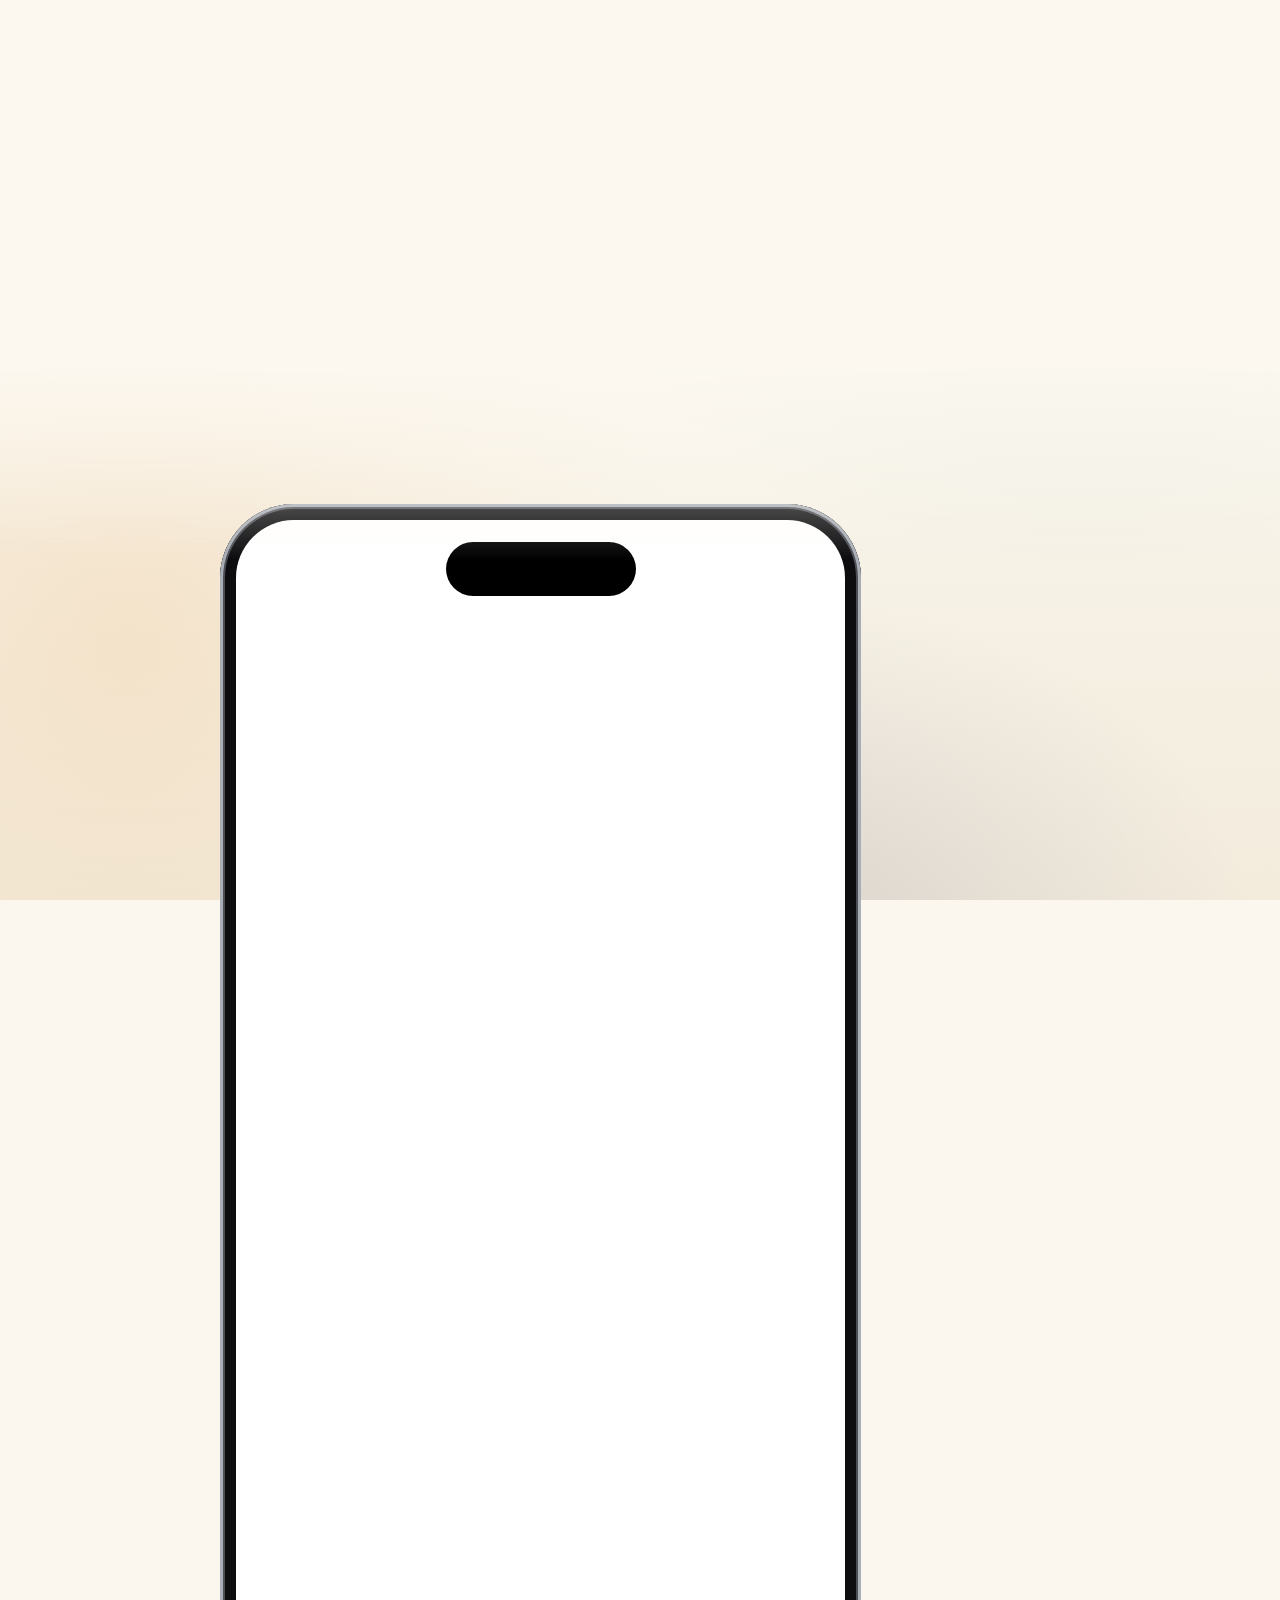
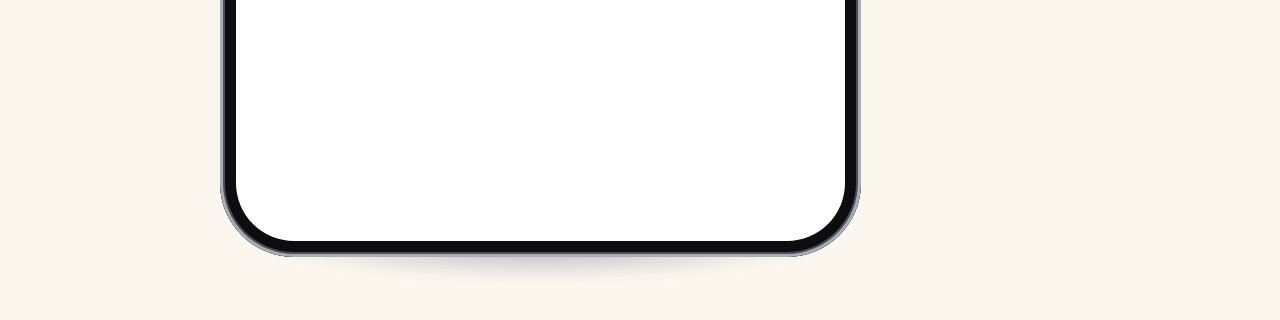
<file: scripts/demo_video/install.html>
<!doctype html>
<html lang="he" dir="ltr">
<head>
<meta charset="utf-8">
<title>ihki install</title>
<link href="https://fonts.googleapis.com/css2?family=Assistant:wght@400;600;700;800&family=Secular+One&display=block" rel="stylesheet">
<style>
/* How to install the app, on an iPhone (Safari) or an Android phone (Chrome), 1080x1920, in the promo's look.
   install.py opens this page with ?os=ios or ?os=android and calls seek(t) for every frame. The browser's menus
   are drawn here (in Hebrew, right to left), around a real screenshot of the app (app.png). */
:root{ --navy:#1F2156; --teal:#1E8C8C; --orange:#E8902E; --red:#C8344A; --cream:#FBF7EE; --muted:#5E685C; --blue:#0A7AFF; }
*{box-sizing:border-box}
html,body{margin:0;width:1080px;height:1920px;overflow:clip;background:var(--cream)}
body{font-family:"Assistant",system-ui,sans-serif;color:var(--navy)}
.cap,#logo,#announce,#ui{direction:rtl}
#bg{position:absolute;inset:0;
  background:
    radial-gradient(900px 700px at 85% 8%, rgba(30,140,140,.16), transparent 70%),
    radial-gradient(800px 800px at 10% 70%, rgba(232,144,46,.14), transparent 70%),
    radial-gradient(700px 500px at 60% 105%, rgba(31,33,86,.12), transparent 70%),
    linear-gradient(180deg,#FDFBF5,#F3ECDD)}
#band{position:absolute;left:0;right:0;top:0;height:560px;z-index:4;
  background:linear-gradient(180deg,#FCF8F0 0%,#FCF8F0 62%,rgba(252,248,240,0) 100%)}
.cap{position:absolute;left:60px;right:60px;top:110px;text-align:center;z-index:5;opacity:0}
.cap h1{margin:0;font:400 74px/1.12 "Secular One","Assistant",sans-serif;color:var(--navy);letter-spacing:-.5px}
.cap h1 em{font-style:normal;color:var(--teal)}
.cap p{margin:22px 0 0;font:600 38px/1.35 "Assistant",sans-serif;color:var(--muted)}
.cap p b{color:var(--teal);font-weight:800}
.cap .nb{display:inline-block;width:70px;height:70px;border-radius:50%;background:var(--red);color:#fff;font:800 44px/70px "Assistant",sans-serif;
  text-align:center;vertical-align:middle;margin-inline-end:16px;position:relative;top:-6px}
.cap .en{display:inline-block;margin-top:14px;font:700 32px/1 "Assistant",sans-serif;color:var(--navy);background:#fff;padding:12px 24px;border-radius:999px;
  box-shadow:inset 0 0 0 3px rgba(31,33,86,.12);direction:ltr}
/* the opening */
#open{position:absolute;inset:0;display:flex;align-items:center;justify-content:center;opacity:0}
#open svg{width:900px;height:auto}
#announce{position:absolute;inset:0;display:flex;flex-direction:column;align-items:center;justify-content:center;gap:30px;padding-top:440px;
  text-align:center;opacity:0}
#announce .new{font:800 40px/1 "Assistant",sans-serif;color:#fff;background:var(--red);padding:16px 34px;border-radius:999px;direction:ltr}
#announce h1{margin:0;font:400 96px/1.1 "Secular One","Assistant",sans-serif;color:var(--navy)}
#announce p{margin:0;font:600 42px/1.4 "Assistant",sans-serif;color:var(--muted)}
/* the phone (the promo's), with an Android's punch-hole camera instead of the island */
#stage{position:absolute;inset:0;perspective:2600px;perspective-origin:50% 45%}
#phone{position:absolute;left:220px;top:504px;width:641px;height:1353px;transform-style:preserve-3d}
.slab{position:absolute;inset:0;border-radius:74px;background:#2B2C33}
#body{position:absolute;inset:0;border-radius:74px;padding:16px;background:#0D0D10;
  box-shadow:inset 0 0 0 3px #A9AEB6, inset 0 0 0 5px #4B4E55, inset 0 0 0 7px #0D0D10}
#screen{position:relative;width:609px;height:1321px;border-radius:58px;overflow:hidden;background:#fff}
#island{position:absolute;top:22px;left:50%;width:190px;height:54px;margin-left:-95px;border-radius:30px;background:#000;z-index:50}
.android #island{width:40px;height:40px;margin-left:-20px;top:26px}
.android #phone .slab,.android #body{border-radius:60px} .android #screen{border-radius:46px}
#gloss{position:absolute;inset:0;border-radius:58px;pointer-events:none;z-index:49;
  background:linear-gradient(115deg,rgba(255,255,255,.22) 0%,rgba(255,255,255,0) 32%,rgba(255,255,255,0) 70%,rgba(255,255,255,.08) 100%)}
.btn-side{position:absolute;width:8px;border-radius:4px;background:#8E939B}
#shadow{position:absolute;left:250px;top:1790px;width:580px;height:90px;border-radius:50%;
  background:radial-gradient(closest-side,rgba(31,33,86,.38),rgba(31,33,86,0));filter:blur(6px)}

/* the phone's screen, drawn at an iPhone's CSS size (393x852) and scaled to the frame's screen */
#ui{position:absolute;left:0;top:0;width:393px;height:852px;transform-origin:0 0;transform:scale(1.5496);overflow:hidden;
  font-family:-apple-system,"Assistant",system-ui,sans-serif;color:#111}
.L{position:absolute;inset:0}
.status{position:absolute;left:0;right:0;top:0;height:50px;display:flex;align-items:center;justify-content:space-between;padding:8px 34px 0;
  font:700 16px/1 "Assistant",sans-serif;direction:ltr;z-index:30}
.android .status{height:32px;padding:4px 18px 0 22px;font-size:13px}
.status .ic{display:flex;gap:6px;align-items:center}
.status .bat{width:24px;height:12px;border-radius:4px;border:2px solid currentColor;position:relative}
.status .bat::after{content:"";position:absolute;inset:1px 5px 1px 1px;background:currentColor;border-radius:1px}
.status .sig{display:flex;gap:2px;align-items:flex-end;height:12px}
.status .sig i{width:3px;background:currentColor;border-radius:1px}
.page{position:absolute;left:0;width:393px;height:852px;background:#fff url(app.png) top/393px 852px no-repeat}
.ios .page{top:20px} .android .page{top:70px}
/* Safari (iOS 26): the address and its two buttons float at the bottom */
#sbar{position:absolute;left:0;right:0;bottom:0;height:110px;background:linear-gradient(180deg,rgba(255,255,255,0),rgba(255,255,255,.96) 30%)}
.circ{position:absolute;width:46px;height:46px;border-radius:50%;background:#fff;box-shadow:0 2px 10px rgba(0,0,0,.14),inset 0 0 0 1px rgba(0,0,0,.05);
  display:flex;align-items:center;justify-content:center;font:700 24px/1 -apple-system,sans-serif;color:#111}
.pill{position:absolute;height:46px;border-radius:23px;background:#fff;box-shadow:0 2px 10px rgba(0,0,0,.14),inset 0 0 0 1px rgba(0,0,0,.05);
  display:flex;align-items:center;justify-content:center;gap:6px;font:600 16px/1 -apple-system,"Assistant",sans-serif;color:#111;direction:ltr}
/* a menu, a sheet, a dialog */
.menu{position:absolute;background:rgba(250,250,252,.97);border-radius:22px;box-shadow:0 12px 40px rgba(0,0,0,.25);overflow:hidden}
.row{height:46px;display:flex;align-items:center;justify-content:space-between;padding:0 18px;font:500 17px/1 "Assistant",-apple-system,sans-serif;
  border-bottom:1px solid rgba(0,0,0,.07)}
.row span:last-child{font-size:18px;opacity:.75;direction:ltr}
.scrim{position:absolute;inset:0;background:rgba(0,0,0,.32)}
#share{position:absolute;left:0;right:0;top:300px;bottom:0;background:#F2F2F7;border-radius:28px 28px 0 0;padding:14px 16px}
#share .hd{display:flex;align-items:center;gap:12px;padding:6px 4px 14px;border-bottom:1px solid rgba(0,0,0,.08)}
.appicon{border-radius:22%;background:#F4F4F0 url(icon.png) center/86% no-repeat;box-shadow:inset 0 0 0 1px rgba(0,0,0,.08)}
#share .hd b{display:block;font:700 17px/1.2 "Assistant",sans-serif} #share .hd small{font:400 14px/1.2 -apple-system,sans-serif;color:#888;direction:ltr;display:block;text-align:right}
#share .apps{display:flex;justify-content:space-between;padding:14px 6px 12px}
#share .apps div{display:flex;flex-direction:column;align-items:center;gap:6px;font:500 12px/1 "Assistant",sans-serif;color:#333}
#share .apps i{width:58px;height:58px;border-radius:16px;display:block}
#share .list{background:#fff;border-radius:14px;overflow:hidden}
#add{position:absolute;left:0;right:0;top:56px;bottom:0;background:#F2F2F7;border-radius:28px 28px 0 0}
#add .nav{height:56px;display:flex;align-items:center;justify-content:space-between;padding:0 20px;font:500 17px/1 "Assistant",sans-serif}
#add .nav b{font-weight:700;color:#111} #add .nav span{color:var(--blue)} #add .nav span.go{font-weight:700}
#add .card{margin:10px 16px;background:#fff;border-radius:14px;padding:14px;display:flex;gap:14px;align-items:center}
#add .card .t{flex:1} #add .card .t div{font:600 18px/1.2 "Assistant",sans-serif;padding:6px 0;border-bottom:1px solid #ddd}
#add .card .t small{display:block;font:400 14px/1.4 -apple-system,sans-serif;color:#888;direction:ltr;text-align:right;margin-top:6px}
#add .tg{margin:14px 16px 6px;background:#fff;border-radius:14px;height:50px;display:flex;align-items:center;justify-content:space-between;padding:0 14px;font:500 17px/1 "Assistant",sans-serif}
#add .tg i{width:52px;height:32px;border-radius:16px;background:#34C759;position:relative} #add .tg i::after{content:"";position:absolute;left:3px;top:3px;width:26px;height:26px;border-radius:50%;background:#fff}
#add .note{margin:0 30px;font:400 13px/1.4 "Assistant",sans-serif;color:#888}
/* Chrome (Android): the address on top */
#cbar{position:absolute;left:0;right:0;top:0;height:92px;background:#fff;border-bottom:1px solid #e3e3e3}
#cbar .url{position:absolute;left:84px;right:56px;top:42px;height:42px;border-radius:21px;background:#EEF1F4;display:flex;align-items:center;gap:8px;padding:0 14px;
  font:500 15px/1 Roboto,"Assistant",sans-serif;color:#222;direction:ltr}
#cbar .dots{position:absolute;left:8px;top:43px;width:40px;height:40px;display:flex;align-items:center;justify-content:center;font:900 26px/1 sans-serif;color:#333}
#cbar .tabs{position:absolute;left:50px;top:52px;width:22px;height:22px;border:2.5px solid #333;border-radius:5px;font:700 12px/17px sans-serif;text-align:center;color:#333}
#cbar .home{position:absolute;right:14px;top:50px;font:400 24px/1 sans-serif;color:#333}
#cmenu{left:6px;top:38px;width:292px;border-radius:14px;background:#fff}
#cmenu .ico{height:52px;display:flex;justify-content:space-around;align-items:center;font:400 20px/1 sans-serif;color:#333;border-bottom:1px solid #eee;direction:ltr}
#cmenu .row{border:0;justify-content:flex-start;gap:16px;font-family:Roboto,"Assistant",sans-serif;font-size:16px}
#cmenu .row span:first-child{width:24px;text-align:center;opacity:.7;font-size:18px}
#dlg{position:absolute;left:28px;right:28px;top:290px;background:#F3F1F7;border-radius:28px;padding:24px 22px 18px;font-family:Roboto,"Assistant",sans-serif}
#dlg h3{margin:0 0 18px;font:500 22px/1.2 "Assistant",sans-serif;color:#1c1b1f}
#dlg .who{display:flex;align-items:center;gap:14px}
#dlg .who b{display:block;font:600 18px/1.2 "Assistant",sans-serif} #dlg .who small{font:400 14px/1.3 Roboto,sans-serif;color:#666;direction:ltr;display:block;text-align:right}
#dlg .bt{display:flex;justify-content:flex-end;gap:8px;margin-top:26px;direction:ltr}
#dlg .bt span{padding:11px 18px;border-radius:20px;font:600 16px/1 "Assistant",sans-serif;color:#4A5A9A}
#dlg .bt span.go{background:#4A5A9A;color:#fff}
/* the home screen */
#home{background:linear-gradient(160deg,#1E8C8C 0%,#2D5E7E 45%,#1F2156 100%)}
#home::before{content:"";position:absolute;inset:0;background:radial-gradient(260px 260px at 80% 75%,rgba(232,144,46,.55),transparent 70%),radial-gradient(220px 220px at 15% 30%,rgba(255,255,255,.12),transparent 70%)}
.app{position:absolute;width:80px;display:flex;flex-direction:column;align-items:center;gap:6px;color:#fff;font:500 12px/1.1 "Assistant",sans-serif;text-align:center;white-space:nowrap;
  text-shadow:0 1px 3px rgba(0,0,0,.35)}
.app i{width:62px;height:62px;border-radius:15px;display:flex;align-items:center;justify-content:center;font-style:normal;font-size:30px;box-shadow:0 2px 6px rgba(0,0,0,.18)}
.android .app i{border-radius:50%}
#dock{position:absolute;left:12px;right:12px;bottom:14px;height:92px;border-radius:34px;background:rgba(255,255,255,.22)}
.android #dock{background:none}
#gsearch{position:absolute;left:24px;right:24px;bottom:30px;height:50px;border-radius:25px;background:rgba(255,255,255,.85);display:none;align-items:center;padding:0 20px;color:#555;font:500 16px/1 "Assistant",sans-serif}
.android #gsearch{display:flex}
#mine i{background:#F4F4F0 url(icon.png) center/86% no-repeat}
.android #mine i{background:#F4F4F0 url(icon-maskable.png) center/100% no-repeat}
#mine .new{position:absolute;top:-8px;left:-4px;background:var(--red);color:#fff;font:800 11px/1 "Assistant",sans-serif;padding:4px 7px;border-radius:999px;text-shadow:none}
/* the app, opened from its icon: full screen, no browser */
#app{background:#fff}
#app .page{top:20px}
.android #app .page{top:30px}
/* where to tap: a ring, then a ripple */
#ring{position:absolute;border:4px solid var(--red);border-radius:14px;box-shadow:0 0 0 6px rgba(200,52,74,.2);opacity:0;z-index:40}
#tap{position:absolute;width:44px;height:44px;margin:-22px 0 0 -22px;border-radius:50%;background:rgba(31,33,86,.35);border:3px solid rgba(255,255,255,.9);opacity:0;z-index:41}
/* the closing */
#tip{position:absolute;left:70px;right:70px;top:640px;z-index:6;opacity:0;background:#fff;border-radius:40px;padding:44px 48px;direction:rtl;text-align:center;
  box-shadow:0 20px 50px rgba(31,33,86,.18),inset 0 0 0 4px rgba(30,140,140,.25)}
#tip h2{margin:0 0 16px;font:400 60px/1.15 "Secular One","Assistant",sans-serif;color:var(--navy)}
#tip p{margin:0;font:600 38px/1.4 "Assistant",sans-serif;color:var(--muted)}
#tip p b{color:var(--teal)}
#logo{position:absolute;inset:0;display:flex;flex-direction:column;align-items:center;justify-content:center;gap:90px;opacity:0}
#logo svg{width:920px;height:auto}
#logo .cta{font:400 60px/1 "Secular One","Assistant",sans-serif;color:#fff;background:var(--navy);padding:28px 64px;border-radius:999px}
/* the microphone video (?os=mic): Chrome's site sheet, a long-press menu, and the system settings */
body.mic #siteic{display:inline-flex;align-items:center;justify-content:center;width:30px;height:30px;border-radius:50%;background:#fff;margin-left:-8px;opacity:1!important;font-size:14px}
body.mic #mine .new{display:none}
#toast{position:absolute;left:28px;right:28px;bottom:70px;background:#323232;color:#fff;border-radius:14px;padding:16px 20px;text-align:center;font:600 17px/1.3 "Assistant",sans-serif;direction:rtl;box-shadow:0 6px 20px rgba(0,0,0,.3)}
#sheet{position:absolute;left:0;right:0;bottom:0;height:300px;background:#fff;border-radius:28px 28px 0 0;padding:16px 22px;direction:rtl;font-family:Roboto,"Assistant",sans-serif}
#sheet .grab{width:36px;height:4px;border-radius:2px;background:#cac4d0;margin:0 auto 14px}
#sheet .hd{display:flex;gap:14px;align-items:center;padding:6px 0 16px;border-bottom:1px solid #eee}
#sheet .hd b{display:block;font:600 18px/1.2 Roboto,sans-serif;direction:ltr;text-align:right} #sheet .hd small{display:block;font:400 14px/1.3 "Assistant",sans-serif;color:#188038;margin-top:3px}
#sheet .mrow{height:96px;display:flex;align-items:center;gap:16px}
#sheet .ico,.set .ico{width:40px;height:40px;border-radius:50%;background:#E3E8FF;display:flex;align-items:center;justify-content:center;font-size:20px;flex:none}
#sheet .mrow small{display:block;font:600 14px/1.3 "Assistant",sans-serif;margin-top:3px;color:#B3261E}
#mtog{width:52px;height:32px;border-radius:16px;background:#79747E;position:relative;flex:none;margin-inline-start:auto}
#mtog i{position:absolute;top:4px;left:4px;width:24px;height:24px;border-radius:50%;background:#fff;box-shadow:0 1px 3px rgba(0,0,0,.3)}
#hmenu{left:34px;top:362px;width:250px;border-radius:20px}
#hmenu .row{justify-content:flex-start;gap:16px;border:0;height:54px} #hmenu .row span:last-child{opacity:1;font-size:16px;direction:rtl}
#hmenu .row span:first-child{width:24px;text-align:center;opacity:.7;font-size:19px}
.set{background:#F3F4F9;direction:rtl;font-family:"Assistant",Roboto,sans-serif;color:#1b1b1f}
.set .top{position:absolute;left:0;right:0;top:40px;height:58px;display:flex;align-items:center;gap:20px;padding:0 22px;font:600 22px/1 "Assistant",sans-serif}
.set .top span{font-size:26px;font-weight:400}
.set .card{position:absolute;left:14px;right:14px;background:#fff;border-radius:24px;overflow:hidden}
.set .ln{height:70px;display:flex;align-items:center;gap:16px;padding:0 20px;font:500 17px/1.2 "Assistant",sans-serif}
.set .ln small{display:block;font:400 13.5px/1.3 "Assistant",sans-serif;color:#5f6368;margin-top:3px}
.set .ln+.ln{border-top:1px solid #f0f0f4}
.set .who2{position:absolute;left:0;right:0;top:112px;display:flex;flex-direction:column;align-items:center;gap:10px;font:600 22px/1 "Assistant",sans-serif}
.set .sec{position:absolute;right:34px;top:120px;font:600 14px/1 "Assistant",sans-serif;color:#0B57D0}
.set .big{position:absolute;left:0;right:0;top:130px;text-align:center;font-size:56px;line-height:1}
.set .sub{position:absolute;left:30px;right:30px;top:214px;text-align:center;font:400 15px/1.4 "Assistant",sans-serif;color:#5f6368}
.set .rad{height:66px;display:flex;align-items:center;gap:18px;padding:0 20px;font:500 16px/1.2 "Assistant",sans-serif}
.set .rad+.rad{border-top:1px solid #f0f0f4}
.set .circle{width:22px;height:22px;border:2px solid #444;border-radius:50%;position:relative;flex:none}
.set .circle i{position:absolute;inset:3px;border-radius:50%;background:#0B57D0}
</style>
</head>
<body>
<div id="bg"></div>
<div id="open"><div id="openSvg"></div></div>
<div id="announce"><div class="new" id="annOs"></div><h1 id="annH"></h1><p id="annP"></p></div>
<div id="band"></div>
<div id="caps"></div>

<div id="stage">
  <div id="shadow"></div>
  <div id="phone">
    <div id="slabs"></div>
    <div id="body"><div id="screen"><div id="ui"></div><div id="island"></div><div id="gloss"></div></div></div>
  </div>
</div>
<div id="tip"></div>
<div id="logo"><div id="logoSvg"></div><div class="cta">יאללה, מתחילים!</div></div>

<template id="t-ios">
  <div class="L" id="browser"><div class="page"></div>
    <div id="sbar">
      <div class="circ" style="right:14px;top:44px">›</div>
      <div class="pill" style="left:68px;right:68px;top:44px"><span style="opacity:.6">🔒</span> wzender-ihki.hf.space</div>
      <div class="circ" style="left:14px;top:44px">⋯</div>
    </div>
  </div>
  <div class="L" id="menu"><div class="menu" style="left:12px;top:440px;width:250px;border-radius:22px">
    <div class="row"><span>שיתוף</span><span>⬆︎</span></div>
    <div class="row"><span>הוספה לסימניות</span><span>📖</span></div>
    <div class="row"><span>הוספה למועדפים</span><span>☆</span></div>
    <div class="row"><span>חיפוש בדף</span><span>🔍</span></div>
    <div class="row"><span>מצב קריאה</span><span>≡</span></div>
    <div class="row" style="border:0"><span>הצגת אתר שולחני</span><span>🖥</span></div>
  </div></div>
  <div class="L" id="shareL"><div class="scrim"></div><div id="share">
    <div class="hd"><div class="appicon" style="width:48px;height:48px"></div><div style="flex:1"><b>אהלא  וסהלא</b><small>wzender-ihki.hf.space</small></div><span style="font-size:22px;color:#888">✕</span></div>
    <div class="apps"><div><i style="background:#34C759"></i>הודעות</div><div><i style="background:#1E8CF0"></i>דואר</div><div><i style="background:#F5C542"></i>הערות</div><div><i style="background:#E8E8ED"></i>עוד</div></div>
    <div class="list">
      <div class="row"><span>העתקה</span><span>⧉</span></div>
      <div class="row"><span>הוספה לרשימת קריאה</span><span>👓</span></div>
      <div class="row"><span>הוספה לסימניות</span><span>📖</span></div>
      <div class="row" id="a2hs"><span>הוספה למסך הבית</span><span>⊞</span></div>
      <div class="row"><span>סימון</span><span>✎</span></div>
      <div class="row" style="border:0"><span>הדפסה</span><span>⎙</span></div>
    </div>
  </div></div>
  <div class="L" id="addL"><div class="scrim"></div><div id="add">
    <div class="nav"><span>ביטול</span><b>הוספה למסך הבית</b><span class="go">הוספה</span></div>
    <div class="card"><div class="appicon" style="width:62px;height:62px"></div><div class="t"><div>אהלא  וסהלא</div><small>https://wzender-ihki.hf.space/</small></div></div>
    <div class="tg"><span>פתיחה כיישום אינטרנט</span><i></i></div>
    <div class="note">צלמית תתווסף למסך הבית כדי שתוכל/י לגשת במהירות לאתר זה.</div>
  </div></div>
</template>

<template id="t-android">
  <div class="L" id="browser"><div class="page"></div>
    <div id="cbar">
      <div class="dots">⋮</div><div class="tabs">1</div>
      <div class="url"><span id="siteic" style="opacity:.6">🔒</span> wzender-ihki.hf.space</div>
      <div class="home">⌂</div>
    </div>
  </div>
  <div class="L" id="menu"><div class="menu" id="cmenu">
    <div class="ico"><span>→</span><span>☆</span><span>⤓</span><span>ⓘ</span><span>↻</span></div>
    <div class="row"><span>＋</span><span>כרטיסייה חדשה</span></div>
    <div class="row"><span>🕶</span><span>כרטיסייה חדשה בגלישה בסתר</span></div>
    <div class="row"><span>🕘</span><span>היסטוריה</span></div>
    <div class="row"><span>⤓</span><span>הורדות</span></div>
    <div class="row"><span>★</span><span>סימניות</span></div>
    <div class="row" id="inst"><span>📲</span><span>התקנת האפליקציה</span></div>
    <div class="row"><span>⤴</span><span>שיתוף</span></div>
    <div class="row"><span>⚙</span><span>הגדרות</span></div>
  </div></div>
  <div class="L" id="dlgL"><div class="scrim"></div><div id="dlg">
    <h3>להתקין את האפליקציה?</h3>
    <div class="who"><div class="appicon" style="width:52px;height:52px;border-radius:50%;background-image:url(icon-maskable.png);background-size:100%"></div><div><b>אהלא  וסהלא</b><small>wzender-ihki.hf.space</small></div></div>
    <div class="bt"><span class="go">התקנה</span><span>ביטול</span></div>
  </div></div>
</template>

<template id="t-home">
  <div class="L" id="home"><div id="dock"></div><div id="gsearch">🔍&nbsp;&nbsp;חיפוש</div></div>
  <div class="L" id="app"><div class="page"></div></div>
</template>

<template id="t-mic">
  <div class="L" id="toastL"><div id="toast">🚫 אין גישה למיקרופון</div></div>
  <div class="L" id="siteL"><div class="scrim"></div><div id="sheet">
    <div class="grab"></div>
    <div class="hd"><span style="font-size:26px">🔒</span><div><b>wzender-ihki.hf.space</b><small>החיבור מאובטח</small></div></div>
    <div class="mrow"><div class="ico">🎤</div><div><span style="font:600 19px/1.2 'Assistant',sans-serif">מיקרופון</span><small id="msub">חסום</small></div><div id="mtog"><i></i></div></div>
  </div></div>
  <div class="L" id="homeMenu"><div class="menu" id="hmenu">
    <div class="row"><span>ⓘ</span><span>מידע על האפליקציה</span></div>
    <div class="row"><span>🗑</span><span>הסרת ההתקנה</span></div>
  </div></div>
  <div class="L set" id="infoL">
    <div class="top"><span>→</span><b>מידע על האפליקציה</b></div>
    <div class="who2"><div class="appicon" style="width:68px;height:68px;border-radius:50%;background-image:url(icon-maskable.png);background-size:100%"></div>אהלא וסהלא</div>
    <div class="card" style="top:236px"><div class="ln" style="justify-content:space-around;color:#0B57D0;font-weight:600"><span>פתיחה</span><span>הסרה</span><span>עצירה בכוח</span></div></div>
    <div class="card" style="top:330px">
      <div class="ln"><div class="ico">🔔</div><div>התראות<small>מופעלות</small></div></div>
      <div class="ln" id="rowPerm"><div class="ico">🛡</div><div>הרשאות<small>לא הוענקו הרשאות</small></div></div>
      <div class="ln"><div class="ico">💾</div><div>אחסון ומטמון<small>12 MB בשימוש</small></div></div>
      <div class="ln"><div class="ico">📶</div><div>נתונים סלולריים ו־Wi‑Fi</div></div>
    </div>
  </div>
  <div class="L set" id="permsL">
    <div class="top"><span>→</span><b>הרשאות האפליקציה</b></div>
    <div class="sec">לא מורשה</div>
    <div class="card" style="top:150px"><div class="ln" id="rowMic"><div class="ico">🎤</div><div>מיקרופון</div></div></div>
  </div>
  <div class="L set" id="micL">
    <div class="top"><span>→</span><b>מיקרופון</b></div>
    <div class="big">🎤</div>
    <div class="sub">הגישה למיקרופון באפליקציה „אהלא וסהלא”</div>
    <div class="card" style="top:290px">
      <div class="rad" id="opt1"><div class="circle" id="c1"><i id="rd1" style="opacity:0"></i></div>לאפשר רק בזמן השימוש באפליקציה</div>
      <div class="rad"><div class="circle"></div>לשאול בכל פעם</div>
      <div class="rad"><div class="circle" id="c3" style="border-color:#0B57D0"><i id="rd3"></i></div>לא לאפשר</div>
    </div>
  </div>
</template>

<script>
const $=id=>document.getElementById(id);
const VID=new URLSearchParams(location.search).get("os");   // ios | android | mic (the microphone permission, on Android)
const OS=VID==="android"||VID==="mic"?"android":"ios";
document.body.classList.add(OS); if(VID==="mic") document.body.classList.add("mic");
const ease=x=>x<0?0:x>1?1:x*x*(3-2*x);
const lerp=(a,b,x)=>a+(b-a)*x;
const win=(t,a,b,fade=.35)=>Math.min(a<=0?1:ease((t-a)/fade),ease((b-t)/fade));
const pop=x=>x<=0?0:x>=1?1:1+2.2*Math.pow(x-1,3)+1.2*Math.pow(x-1,2);   // in with a small overshoot
const UIK=609/393, SCREEN={w:609,h:1321,pad:16}, PHONE={w:641,h:1353,cx:220+641/2,cy:504+1353/2};
const OPEN_END=3.6, LOGO=6.8, LOGO_SPEED=1.2;

/* each OS: its captions, the screen's states, the taps (each with its ring before it) and the camera */
const CONF={
 ios:{ os:"iPhone · Safari", title:"מתקינים<br>באייפון",
  caps:[
   ["c1",3.6,6.9,`<h1><span class="nb">1</span>פותחים ב־<em>Safari</em></h1><p>את הקישור של האפליקציה</p>`],
   ["c2",6.9,10.5,`<h1><span class="nb">2</span>לוחצים על <em>⋯</em><br>ואז על <em>שיתוף</em></h1><p>בגרסאות קודמות: ישר על כפתור השיתוף ⬆︎</p>`],
   ["c3",10.5,13.7,`<h1><span class="nb">3</span>בוחרים<br><em>הוספה למסך הבית</em></h1><div class="en">Add to Home Screen</div>`],
   ["c4",13.7,16.4,`<h1><span class="nb">4</span>לוחצים <em>הוספה</em></h1><p>השם כבר מוכן, אין מה לשנות</p>`],
   ["c5",16.4,21.0,`<h1>האייקון במסך הבית 🎉</h1><p>לוחצים עליו, והאפליקציה נפתחת<br><b>במסך מלא, בלי הדפדפן</b></p>`]],
  states:[[0,["browser"]],[7.7,["browser","menu"]],[9.6,["browser","shareL"]],[12.3,["browser","shareL","addL"]],[15.0,["home"]],[18.75,["home","app"]]],
  taps:[[5.0,6.6,"url"],[7.0,7.55,"dots"],[8.4,9.45,"share"],[11.0,12.15,"a2hs"],[13.9,14.85,"addgo"],[17.4,18.6,"mine"]],
  sel:{url:"#sbar .pill",dots:"#sbar .circ:last-child",share:"#menu .row",a2hs:"#a2hs",addgo:"#add .nav .go",mine:"#mine i"},
  cam:[[5.0,"url",1.45],[6.8,null],[7.0,"dots",1.3],[7.6,null],[8.2,"share",1.3],[9.5,null],[10.8,"a2hs",1.35],[12.2,null],[13.6,"addgo",1.45],[14.9,null],[17.0,"mine",1.4],[18.5,null]],
  tip:`<h2>🔔 התזכורת היומית</h2><p>באייפון היא עובדת רק כשנכנסים<br><b>מהאייקון שבמסך הבית</b><br>(iOS 16.4 ומעלה)</p>`,
  homeAt:15.0, mineAt:15.7, openAt:18.75, tipAt:[19.6,24.4], end:24.6 },
 android:{ os:"Android · Chrome", title:"מתקינים<br>באנדרואיד",
  caps:[
   ["c1",3.6,6.9,`<h1><span class="nb">1</span>פותחים ב־<em>Chrome</em></h1><p>את הקישור של האפליקציה</p>`],
   ["c2",6.9,9.0,`<h1><span class="nb">2</span>לוחצים על <em>⋮</em></h1><p>שלוש הנקודות, בפינה למעלה</p>`],
   ["c3",9.0,12.0,`<h1><span class="nb">3</span>בוחרים<br><em>התקנת האפליקציה</em></h1><div class="en">Install app</div>`],
   ["c4",12.0,14.6,`<h1><span class="nb">4</span>לוחצים <em>התקנה</em></h1><p>ומחכים כמה שניות</p>`],
   ["c5",14.6,19.2,`<h1>האייקון במסך הבית 🎉</h1><p>לוחצים עליו, והאפליקציה נפתחת<br><b>במסך מלא, בלי הדפדפן</b></p>`]],
  states:[[0,["browser"]],[7.75,["browser","menu"]],[10.55,["browser","dlgL"]],[13.2,["home"]],[16.95,["home","app"]]],
  taps:[[5.0,6.6,"url"],[7.0,7.6,"dots"],[9.2,10.4,"inst"],[11.9,13.05,"instgo"],[15.6,16.8,"mine"]],
  sel:{url:"#cbar .url",dots:"#cbar .dots",inst:"#inst",instgo:"#dlg .go",mine:"#mine i"},
  cam:[[5.0,"url",1.45],[6.8,null],[7.0,"dots",1.35],[7.7,null],[9.0,"inst",1.3],[10.5,null],[11.8,"instgo",1.4],[13.1,null],[15.2,"mine",1.4],[16.7,null]],
  tip:`<h2>💡 Chrome הציע בעצמו?</h2><p>אם מופיע למטה כפתור <b>התקנה</b>,<br>אפשר פשוט ללחוץ עליו.<br>ואם בתפריט אין התקנה, בוחרים<br><b>הוספה למסך הבית</b></p>`,
  homeAt:13.2, mineAt:13.9, openAt:16.95, tipAt:[17.8,23.6], end:23.8 },
 mic:{ os:"Android · Microphone", title:"מאשרים<br>את המיקרופון", sub:"עוצרים לרגע,<br>ובחצי דקה הכול מוכן לדבר",
  caps:[
   ["c1",3.6,6.4,`<h1>מופיע <em>„אין גישה למיקרופון”</em>?</h1><p>מאשרים אותו בחצי דקה</p>`],
   ["c2",6.4,8.9,`<div class="en" style="direction:rtl">כשהאפליקציה נפתחת ב־Chrome</div><h1><span class="nb">1</span>לוחצים על הסמל <em>ליד הכתובת</em></h1>`],
   ["c3",8.9,12.3,`<h1><span class="nb">2</span>מפעילים את <em>המיקרופון</em></h1><p>המתג נהיה כחול</p>`],
   ["c4",12.3,15.0,`<h1><span class="nb">3</span><em>סוגרים</em> את האפליקציה<br>ופותחים שוב</h1><p>עכשיו אפשר לדבר 🎤</p>`],
   ["c5",15.0,19.4,`<div class="en" style="direction:rtl">כשהתקנתם את האפליקציה במסך הבית</div><h1><span class="nb">1</span><em>לחיצה ארוכה</em> על האייקון<br>ואז „מידע על האפליקציה”</h1>`],
   ["c6",19.4,21.6,`<h1><span class="nb">2</span>בוחרים <em>הרשאות</em></h1>`],
   ["c7",21.6,23.6,`<h1><span class="nb">3</span>לוחצים על <em>מיקרופון</em></h1>`],
   ["c8",23.6,27.4,`<h1><span class="nb">4</span>בוחרים <em>לאפשר</em></h1><p>לאפשר רק בזמן השימוש באפליקציה</p>`]],
  states:[[0,["browser"]],[4.0,["browser","toastL"]],[6.4,["browser"]],[8.25,["browser","siteL"]],[12.3,["browser"]],
          [15.0,["browser","home"]],[15.5,["home"]],[17.1,["home","homeMenu"]],[19.1,["home","homeMenu","infoL"]],[19.6,["infoL"]],
          [21.15,["infoL","permsL"]],[21.65,["permsL"]],[23.35,["permsL","micL"]],[23.85,["micL"]]],
  taps:[[6.9,8.1,"site"],[9.6,10.9,"mtog"],[15.8,17.0,"mine"],[17.9,19.0,"minfo"],[19.9,21.0,"perm"],[22.1,23.2,"mic"],[24.1,25.3,"opt"]],
  sel:{site:"#siteic",mtog:"#mtog",mine:"#mine i",minfo:"#hmenu .row",perm:"#rowPerm",mic:"#rowMic",opt:"#opt1"},
  cam:[[6.8,"site",1.6],[8.3,null],[9.6,"mtog",1.15,400],[12.0,null],[15.8,"mine",1.35],[17.1,"minfo",1.25],[19.1,null],
       [19.9,"perm",1.3],[21.1,null],[22.1,"mic",1.3],[23.3,null],[24.0,"opt",1.3],[26.0,null]],
  toggleAt:10.95, radioAt:25.35, mineAt:-10,
  tip:`<h2>🎤 עדיין לא עובד?</h2><p>בודקים שהמיקרופון מאופשר גם<br>ל־<b>Chrome</b> עצמו:<br><b>הגדרות ← אפליקציות ← Chrome</b><br>ואז הרשאות ← מיקרופון</p>`,
  homeAt:15.0, openAt:99, tipAt:[27.5,32.0], end:32.3 },
}[VID==="mic"?"mic":OS];
const C=CONF;

// the home screen's apps: generic, drawn in the logo's colors (RTL: the first is top right)
const APPS=[["☀︎","#F2A33A","מזג אוויר"],["🕑","#1C1C1E","שעון"],["📷","#8E8E93","מצלמה"],["🖼","#fff","תמונות"],
            ["🗺","#58B368","מפות"],["📅","#fff","לוח שנה"],["✎","#F5C542","הערות"],["⚙︎","#6E6E73","הגדרות"],
            ["🧮","#2C2C2E","מחשבון"],["🎵","#E5484D","מוזיקה"]];
const COLX=[337,241,145,49], ROWY=[66,166,266];   // centers of the grid (RTL), tops of its rows
const DOCK=[["📞","#34C759"],["💬","#34C759"],["🧭","#1E8CF0"],["✉︎","#1E8CF0"]];

function build(){
  $("ui").innerHTML=`<div class="status"><span>9:41</span><span class="ic"><span class="sig"><i style="height:4px"></i><i style="height:7px"></i><i style="height:10px"></i><i style="height:12px"></i></span><span>5G</span><span class="bat"></span></span></div>`+
    $("t-"+OS).innerHTML+$("t-home").innerHTML+(VID==="mic"?$("t-mic").innerHTML:"")+`<div id="ring"></div><div id="tap"></div>`;
  const home=$("home");
  APPS.forEach(([g,c,n],i)=>{ const a=document.createElement("div"); a.className="app"; a.style.left=COLX[i%4]-40+"px"; a.style.top=ROWY[Math.floor(i/4)]+"px";
    a.innerHTML=`<i style="background:${c}">${g}</i>${n}`; home.append(a); });
  const m=document.createElement("div"); m.className="app"; m.id="mine"; m.style.left=COLX[2]-40+"px"; m.style.top=ROWY[2]+"px";
  m.innerHTML=`<i></i>אהלא וסהלא<span class="new">חדש</span>`; home.append(m);
  if(OS==="ios") DOCK.forEach(([g,c],i)=>{ const a=document.createElement("div"); a.className="app"; a.style.left=COLX[i]-40+"px"; a.style.top="772px";
    a.innerHTML=`<i style="background:${c}">${g}</i>`; home.append(a); });
  else ["📞","💬","🌐","📷"].forEach((g,i)=>{ const a=document.createElement("div"); a.className="app"; a.style.left=COLX[i]-40+"px"; a.style.top="690px";
    a.innerHTML=`<i style="background:#fff">${g}</i>`; home.append(a); });
  // the status bar's color: dark on the browser, light on the wallpaper (set in seek)
  for(const [id,a,b,html] of C.caps){ const d=document.createElement("div"); d.className="cap"; d.id=id; d.innerHTML=html; $("caps").append(d); }
  $("tip").innerHTML=C.tip; $("annOs").textContent=C.os; $("annP").innerHTML=C.sub||"מתקינים פעם אחת,<br>ונכנסים בלחיצה מהמסך הראשי"; $("annH").innerHTML=C.title;
  for(let i=1;i<=16;i++){ const s=document.createElement("div"); s.className="slab";
    s.style.transform=`translateZ(${-i}px)`; s.style.background=i<3||i>14?"#9AA0A8":"#3A3C44"; $("slabs").append(s); }
  for(const [top,h,side] of [[300,110,"left"],[460,170,"left"],[380,200,"right"]]){
    const b=document.createElement("div"); b.className="btn-side"; b.style.top=top+"px"; b.style.height=h+"px";
    b.style[side]="-6px"; b.style.transform="translateZ(-8px)"; $("phone").append(b); }
}

let KEYS=[], LOGO_ANIMS=[];
const onPhone=(x,y)=>({x:SCREEN.pad+x*UIK-PHONE.w/2, y:SCREEN.pad+y*UIK-PHONE.h/2});   // a point of the ui, from the phone's center
function focus(x,y,k,fx=540,fy=1180){ const p=onPhone(x,y); return {tx:fx-PHONE.cx-k*p.x, ty:fy-PHONE.cy-k*p.y, k, rx:2, ry:-3, rz:0}; }

async function setup(){
  build();
  await document.fonts.ready;
  // where each thing to tap is on the screen, in the ui's own pixels (measured before anything moves)
  const u=$("ui").getBoundingClientRect(); C.boxes={};
  for(const [k,sel] of Object.entries(C.sel)){ const r=document.querySelector(sel).getBoundingClientRect();
    C.boxes[k]=[(r.left-u.left)/UIK,(r.top-u.top)/UIK,r.width/UIK,r.height/UIK]; }
  const svg=await (await fetch("logo-intro.svg")).text();
  $("logoSvg").innerHTML=svg;
  LOGO_ANIMS=$("logoSvg").getAnimations({subtree:true}); LOGO_ANIMS.forEach(a=>a.pause());
  $("openSvg").innerHTML=svg.replace(/id="([\w-]+)"/g,'id="o_$1"').replace(/href="#([\w-]+)"/g,'href="#o_$1"').replace(/url\(#([\w-]+)\)/g,"url(#o_$1)");
  $("openSvg").getAnimations({subtree:true}).forEach(a=>{ a.pause(); a.currentTime=60000; });
  await Promise.all(["app.png","icon.png","icon-maskable.png"].map(s=>{ const im=new Image(); im.src=s; return im.decode().catch(()=>{}); }));
  const rest={tx:0,ty:0,k:1,rx:4,ry:-14,rz:0}, away={tx:0,ty:1500,k:.9,rx:20,ry:-30,rz:-6};
  const calm={tx:0,ty:0,k:1,rx:3,ry:-6,rz:0};
  KEYS=[[0,away],[OPEN_END-.4,away],[OPEN_END+.6,rest],[4.6,calm]];
  for(const [t,box,k,fx] of C.cam){
    if(box){ const b=C.boxes[box]; KEYS.push([t,focus(b[0]+b[2]/2,b[1]+b[3]/2,k,fx)]); }
    else KEYS.push([t,calm]); }
  KEYS.push([C.tipAt[0]-.2,calm],[C.tipAt[0]+.5,{tx:0,ty:420,k:.78,rx:8,ry:-16,rz:0}],[C.tipAt[1]-.3,{tx:0,ty:430,k:.78,rx:8,ry:-10,rz:0}],[C.tipAt[1]+.5,away]);
  KEYS.sort((a,b)=>a[0]-b[0]);
}
const duration=()=>C.end+LOGO;
function stateAt(t){
  let i=KEYS.findIndex(k=>k[0]>t); if(i<0) return KEYS[KEYS.length-1][1]; if(i===0) return KEYS[0][1];
  const [t0,a]=KEYS[i-1], [t1,b]=KEYS[i], x=ease((t-t0)/(t1-t0)), s={};
  for(const k in a) s[k]=lerp(a[k],b[k],x); return s;
}
// a layer's presence (0..1) at t: in with its state, out when the next state drops it
function presence(id,t){
  let v=0;
  for(let i=0;i<C.states.length;i++){ const [a,on]=C.states[i], b=i+1<C.states.length?C.states[i+1][0]:1e9;
    if(!on.includes(id)) continue;
    const prev=i>0&&C.states[i-1][1].includes(id), next=i+1<C.states.length&&C.states[i+1][1].includes(id);
    const x=Math.min(prev?1:ease((t-a)/.35), next?1:1-ease((t-b)/.3));
    if(t>=a-0.001&&t<b+.3) v=Math.max(v,x); }
  return v;
}
const SLIDE={shareL:"up",addL:"up",menu:"pop",dlgL:"pop",home:"fade",app:"open",browser:"fade",toastL:"fade",siteL:"up",homeMenu:"pop",infoL:"fade",permsL:"fade",micL:"fade"};

async function seek(t){
  const p=stateAt(t);
  $("phone").style.transform=`translate3d(${p.tx}px,${p.ty}px,0) rotateX(${p.rx}deg) rotateY(${p.ry}deg) rotateZ(${p.rz}deg) scale(${p.k})`;
  $("shadow").style.transform=`translate(${p.tx}px,${Math.min(p.ty,300)*.2}px) scale(${p.k*(1-Math.abs(p.ry)/90)},1)`;
  $("shadow").style.opacity=Math.max(0,1-Math.max(0,p.ty)/600);
  $("gloss").style.backgroundPosition=`${p.ry*4}px 0`;
  // the screen's layers
  for(const id of ["browser","menu","shareL","addL","dlgL","home","app","toastL","siteL","homeMenu","infoL","permsL","micL"]){ const el=$(id); if(!el) continue;
    const v=presence(id,t), kind=SLIDE[id]; el.style.visibility=v>0?"visible":"hidden";
    if(kind==="up"){ el.style.opacity=1; el.querySelector(".scrim").style.opacity=v; el.lastElementChild.style.transform=`translateY(${(1-v)*560}px)`; }
    else if(kind==="pop"){ el.style.opacity=v; const c=el.querySelector(".menu,#dlg"); c.style.transformOrigin=id==="menu"?(OS==="ios"?"0% 100%":"0% 0%"):"50% 50%"; c.style.transform=`scale(${lerp(.85,1,v)})`; }
    else if(kind==="open"){ const m=C.boxes.mine, ox=m[0]+m[2]/2, oy=m[1]+m[3]/2; el.style.transformOrigin=`${ox}px ${oy}px`;
      el.style.transform=`scale(${lerp(.16,1,v)})`; el.style.opacity=Math.min(1,v*3); el.style.borderRadius=lerp(60,0,v)+"px"; }
    else el.style.opacity=v; }
  // the status bar: light over the wallpaper
  const onHome=presence("home",t)*(1-presence("app",t));
  document.querySelector(".status").style.color=onHome>.5?"#fff":"#111";
  // the microphone video: the switch turns on, the radio moves
  if(C.toggleAt!=null){ const x=ease((t-C.toggleAt)/.25), tg=$("mtog");
    tg.style.background=x>.5?"#0B57D0":"#79747E"; tg.firstElementChild.style.transform=`translateX(${x*20}px)`;
    $("msub").textContent=x>.5?"מותר":"חסום"; $("msub").style.color=x>.5?"#188038":"#B3261E"; }
  if(C.radioAt!=null){ const x=ease((t-C.radioAt)/.25);
    $("rd1").style.opacity=x; $("rd3").style.opacity=1-x; $("c1").style.borderColor=x>.5?"#0B57D0":"#444"; $("c3").style.borderColor=x>.5?"#444":"#0B57D0"; }
  // our icon arrives on the home screen
  const mi=pop((t-C.mineAt)/.6); $("mine").style.transform=`scale(${mi})`; $("mine").style.opacity=Math.min(1,mi*2);
  $("mine").querySelector(".new").style.opacity=ease((t-C.mineAt-.5)/.3);
  // the ring before each tap, then the tap's ripple
  let ro=0, rb=null, to=0, tb=null, tx=0;
  for(const [a,b,box] of C.taps){ const o=win(t,a,b+.05,.25); if(o>ro){ ro=o; rb=C.boxes[box]; }
    if(t>=b&&t<b+.5){ to=1-ease((t-b)/.5); tb=C.boxes[box]; tx=ease((t-b)/.5); } }
  if(rb){ const pad=5; Object.assign($("ring").style,{left:rb[0]-pad+"px",top:rb[1]-pad+"px",width:rb[2]+2*pad+"px",height:rb[3]+2*pad+"px",opacity:ro,
    transform:`scale(${1+.05*Math.sin(t*7)})`}); } else $("ring").style.opacity=0;
  if(tb){ Object.assign($("tap").style,{left:tb[0]+tb[2]/2+"px",top:tb[1]+tb[3]/2+"px",opacity:to,transform:`scale(${lerp(.6,1.8,tx)})`}); } else $("tap").style.opacity=0;
  // the opening: the logo, then what this video shows
  const op=Math.min(ease(t/.5),1-ease((t-(OPEN_END-.4))/.5)), up=ease((t-.8)/.8);
  $("open").style.opacity=op; $("open").style.visibility=op>0?"visible":"hidden";
  $("open").style.transform=`translateY(${-420*up}px) scale(${lerp(.94,1,ease(t/1.0))*lerp(1,.82,up)})`;
  const rise=ease((t-1.0)/.8), an=Math.min(ease((t-1.0)/.4),1-ease((t-(OPEN_END-.4))/.5));
  $("announce").style.opacity=an; $("announce").style.visibility=an>0?"visible":"hidden";
  $("announce").style.transform=`translateY(${(1-rise)*820}px)`;
  $("band").style.opacity=ease((t-OPEN_END+.4)/.4);
  for(const [id,a,b] of C.caps){ const o=win(t,a,b); $(id).style.opacity=o; $(id).style.transform=`translateY(${(1-o)*30}px)`; }
  const tp=win(t,C.tipAt[0],C.tipAt[1],.45); $("tip").style.opacity=tp; $("tip").style.transform=`translateY(${(1-tp)*40}px) scale(${lerp(.94,1,tp)})`;
  // the closing logo, its whole animation
  const L=C.end;
  $("logo").style.opacity=ease((t-L+.2)/.4); $("logo").style.visibility=t>L-.2?"visible":"hidden";
  LOGO_ANIMS.forEach(a=>{ a.currentTime=Math.max(0,t-L)*1000*LOGO_SPEED; });
  const cta=ease((t-L-5.0)/.5); $("logo").querySelector(".cta").style.opacity=cta;
  $("logo").querySelector(".cta").style.transform=`translateY(${(1-cta)*24}px)`;
  $("stage").style.opacity=1-ease((t-L+.3)/.4);
}
</script>
</body>
</html>
</file>
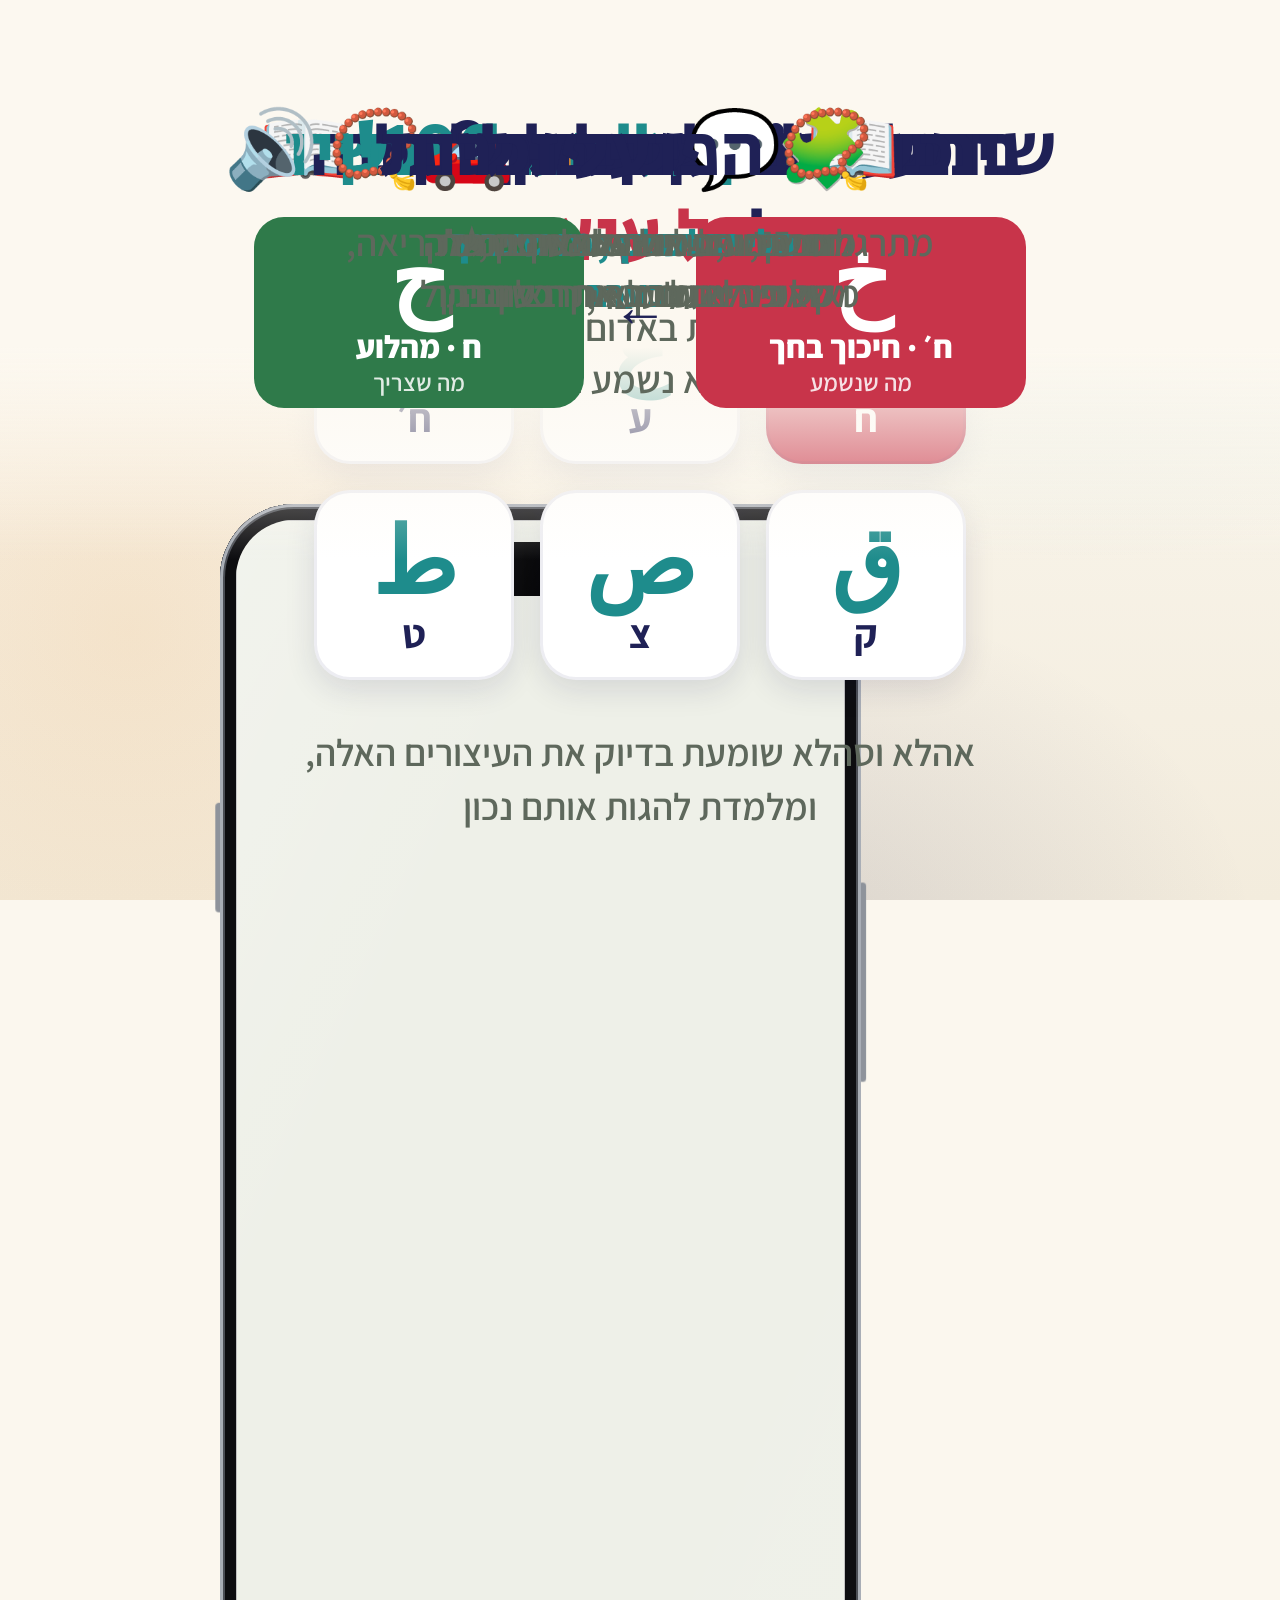
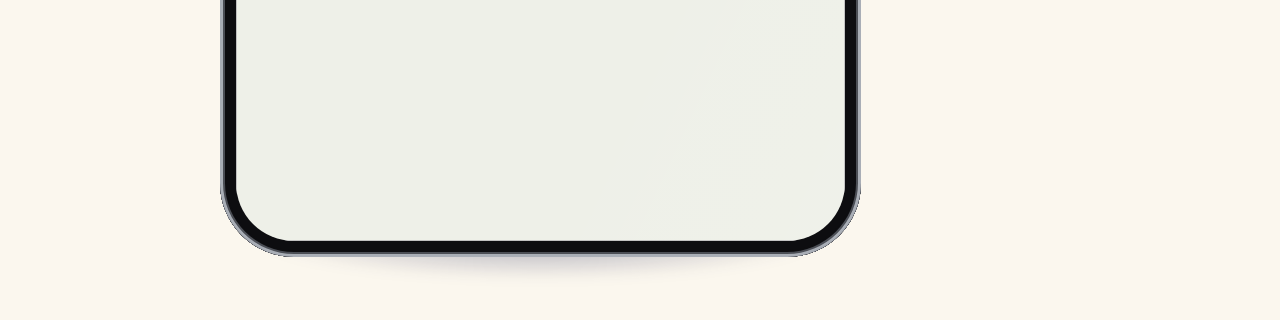
<file: scripts/demo_video/promo.html>
<!doctype html>
<html lang="he" dir="ltr">
<head>
<meta charset="utf-8">
<title>ihki promo</title>
<link rel="preconnect" href="https://fonts.googleapis.com">
<link href="https://fonts.googleapis.com/css2?family=Assistant:wght@400;600;700;800&family=Secular+One&display=block" rel="stylesheet">
<style>
/* The promo's one frame, 1080x1920: headlines above, a 3D iPhone playing the recorded screen, a closing card.
   Nothing moves by itself: promo.py calls seek(t) for every frame, and everything is placed from t. */
:root{ --navy:#1F2156; --teal:#1E8C8C; --orange:#E8902E; --red:#C8344A; --cream:#FBF7EE; --ink:#1C241D; --muted:#5E685C; }
*{box-sizing:border-box}
html,body{margin:0;width:1080px;height:1920px;overflow:hidden;background:var(--cream);overflow:clip}
body{font-family:"Assistant",system-ui,sans-serif;color:var(--navy)}
/* the page is laid out left to right (an RTL page scrolls sideways when something pokes past its left edge);
   the Hebrew text is right to left */
.cap,#outro,#logo,.bub,#announce{direction:rtl}
#bg{position:absolute;inset:0;
  background:
    radial-gradient(900px 700px at 85% 8%, rgba(30,140,140,.16), transparent 70%),
    radial-gradient(800px 800px at 10% 70%, rgba(232,144,46,.14), transparent 70%),
    radial-gradient(700px 500px at 60% 105%, rgba(31,33,86,.12), transparent 70%),
    linear-gradient(180deg,#FDFBF5,#F3ECDD)}
/* captions */
#band{position:absolute;left:0;right:0;top:0;height:560px;z-index:4;pointer-events:none;
  background:linear-gradient(180deg,#FCF8F0 0%,#FCF8F0 62%,rgba(252,248,240,0) 100%)}
.cap{position:absolute;left:70px;right:70px;top:110px;text-align:center;z-index:5}
.cap h1{margin:0;font:400 76px/1.12 "Secular One","Assistant",sans-serif;color:var(--navy);letter-spacing:-.5px}
.cap h1 em{font-style:normal;color:var(--red)}
.cap p{margin:22px 0 0;font:600 38px/1.35 "Assistant",sans-serif;color:var(--muted)}
.cap p b{color:var(--teal);font-weight:800}
.cmp{display:flex;align-items:center;justify-content:center;gap:28px;margin-top:22px;direction:rtl}
.cmp>div{width:330px;padding:16px 10px 12px;border-radius:30px;display:flex;flex-direction:column;align-items:center;gap:2px}
.cmp b{font:700 92px/1 "Noto Naskh Arabic","Amiri",serif}
.cmp span{font:800 32px/1.2 "Assistant",sans-serif}
.cmp small{font:600 24px/1.2 "Assistant",sans-serif;opacity:.85}
.cmp .was{background:var(--red);color:#fff} .cmp .ok{background:#2F7A4A;color:#fff}
.cmp i{font:800 56px/1 "Assistant",sans-serif;color:var(--navy);font-style:normal}
.bub .hl{background:var(--red);color:#fff;border-radius:12px;padding:0 6px}
.bub .typing{letter-spacing:10px;font-size:52px}
.bub .lab{display:block;font:700 24px/1.2 "Assistant",sans-serif;opacity:.85;margin-bottom:4px}
/* the phone */
#stage{position:absolute;inset:0;perspective:2600px;perspective-origin:50% 45%}
#phone{position:absolute;left:220px;top:504px;width:641px;height:1353px;transform-style:preserve-3d;will-change:transform}
.slab{position:absolute;inset:0;border-radius:74px;background:#2B2C33}
#body{position:absolute;inset:0;border-radius:74px;padding:16px;background:#0D0D10;
  box-shadow:inset 0 0 0 3px #A9AEB6, inset 0 0 0 5px #4B4E55, inset 0 0 0 7px #0D0D10}
#screen{position:relative;width:609px;height:1321px;border-radius:58px;overflow:hidden;background:#EEF0E8}
#scr{display:block;width:100%;height:100%}
#island{position:absolute;top:22px;left:50%;width:190px;height:54px;margin-left:-95px;border-radius:30px;background:#000}
#gloss{position:absolute;inset:0;border-radius:58px;pointer-events:none;
  background:linear-gradient(115deg,rgba(255,255,255,.22) 0%,rgba(255,255,255,0) 32%,rgba(255,255,255,0) 70%,rgba(255,255,255,.08) 100%)}
.btn-side{position:absolute;width:8px;border-radius:4px;background:#8E939B}
#shadow{position:absolute;left:250px;top:1790px;width:580px;height:90px;border-radius:50%;
  background:radial-gradient(closest-side,rgba(31,33,86,.38),rgba(31,33,86,0));filter:blur(6px)}
/* a ring around the red letter, drawn outside the phone's screen so it reads at a glance */
.word{position:absolute;z-index:8;opacity:0;direction:rtl;white-space:nowrap;font:800 62px/1 "Assistant",sans-serif;color:var(--navy);
  background:#fff;padding:16px 30px;border-radius:999px;box-shadow:0 14px 34px rgba(31,33,86,.28),inset 0 0 0 4px var(--teal)}
#ring{position:absolute;border:7px solid var(--red);border-radius:22px;box-shadow:0 0 0 10px rgba(200,52,74,.18);opacity:0}
/* the opening and closing */
/* the announcement, and the booklet the app follows */
#announce{position:absolute;inset:0;display:flex;flex-direction:column;align-items:center;justify-content:center;gap:30px;padding-top:440px;
  text-align:center;opacity:0;visibility:hidden}
#announce .new{font:800 40px/1 "Assistant",sans-serif;color:#fff;background:var(--red);padding:16px 34px;border-radius:999px}
#announce h1{margin:0;font:400 92px/1.1 "Secular One","Assistant",sans-serif;color:var(--navy)}
#announce p{margin:0;font:600 42px/1.4 "Assistant",sans-serif;color:var(--muted)}
#bookStage{position:absolute;inset:0;perspective:2400px;perspective-origin:50% 40%;visibility:hidden}
#book{position:absolute;left:0;top:0;width:0;height:0;transform-style:preserve-3d}
.leaf,.base{position:absolute;left:-520px;top:-358px;width:520px;height:716px;transform-style:preserve-3d;transform-origin:100% 50%}
.face{position:absolute;inset:0;background:#FBF9F4 center/100% 100% no-repeat;backface-visibility:hidden;border-radius:4px 0 0 4px;
  box-shadow:inset -18px 0 24px -14px rgba(0,0,0,.25)}
.face.back{transform:rotateY(180deg);border-radius:0 4px 4px 0;box-shadow:inset 18px 0 24px -14px rgba(0,0,0,.25)}
.face .shade{position:absolute;inset:0;background:linear-gradient(90deg,rgba(0,0,0,.28),rgba(0,0,0,0));opacity:0}
#bookShadow{position:absolute;width:1150px;height:200px;border-radius:50%;background:radial-gradient(closest-side,rgba(31,33,86,.30),rgba(31,33,86,0));filter:blur(8px)}
#bookRing{position:absolute;border:7px solid var(--red);border-radius:18px;box-shadow:0 0 0 10px rgba(200,52,74,.18);opacity:0}
/* the summary: what the app is, beside its "הערבית שכבר שלכם" */
#pills{position:absolute;left:60px;right:60px;top:340px;display:grid;grid-template-columns:1fr 1fr;gap:20px;z-index:6;opacity:0;direction:rtl}
#pills small{display:block;font:600 26px/1.2 "Assistant",sans-serif;color:var(--muted);margin-top:4px}
#pills div{background:#fff;border-radius:28px;padding:22px 20px;text-align:center;font:700 36px/1.2 "Assistant",sans-serif;color:var(--navy);
  box-shadow:0 8px 24px rgba(31,33,86,.10),inset 0 0 0 3px rgba(31,33,86,.06)}
/* the grid of other ways to practice: four small phones, each zooming in for its example */
#grid{position:absolute;inset:0;perspective:2200px;visibility:hidden}
.tile{position:absolute;width:350px;height:740px;transform-style:preserve-3d;transform-origin:50% 50%}
.tile .ph{position:absolute;inset:0;border-radius:46px;background:#0D0D10;padding:10px;
  box-shadow:inset 0 0 0 2px #A9AEB6,inset 0 0 0 4px #4B4E55, 18px 30px 50px rgba(31,33,86,.22)}
.tile .scr{width:330px;height:714px;border-radius:38px;overflow:hidden;position:relative;background:#EEF0E8}
.tile .scr img{width:100%;height:100%;display:block}
.tile .isl{position:absolute;top:12px;left:50%;width:100px;height:30px;margin-left:-50px;border-radius:16px;background:#000}
.tile .lab{position:absolute;left:50%;bottom:-34px;transform:translateX(-50%) translateZ(30px);white-space:nowrap;direction:rtl;
  font:800 36px/1 "Assistant",sans-serif;color:#fff;background:var(--navy);padding:18px 30px;border-radius:999px;box-shadow:0 10px 24px rgba(31,33,86,.25)}
.co{position:absolute;display:flex;align-items:center;gap:14px;direction:rtl;opacity:0;z-index:7}
.co .n{width:58px;height:58px;border-radius:50%;background:var(--red);color:#fff;font:800 32px/58px "Assistant",sans-serif;text-align:center;box-shadow:0 0 0 6px #fff,0 8px 18px rgba(0,0,0,.2)}
.cap .nb{display:inline-block;width:46px;height:46px;border-radius:50%;background:var(--red);color:#fff;font:800 28px/46px "Assistant",sans-serif;text-align:center;vertical-align:middle;margin-inline-end:8px}
.co .l{background:var(--navy);color:#fff;font:700 34px/1.2 "Assistant",sans-serif;padding:14px 26px;border-radius:999px;white-space:nowrap;box-shadow:0 8px 18px rgba(31,33,86,.25)}
#open{position:absolute;inset:0;display:flex;align-items:center;justify-content:center;opacity:0;direction:rtl}
#open svg{width:900px;height:auto}
#logo{position:absolute;inset:0;display:flex;flex-direction:column;align-items:center;justify-content:center;gap:90px;opacity:0}
#logo svg{width:920px;height:auto}
#logo .cta{font:400 60px/1 "Secular One","Assistant",sans-serif;color:#fff;background:var(--navy);padding:28px 64px;border-radius:999px}
#outro{position:absolute;inset:0;display:flex;flex-direction:column;align-items:center;justify-content:center;gap:46px;text-align:center;padding:0 70px}
#outro h2{margin:0;font:400 70px/1.15 "Secular One","Assistant",sans-serif;color:var(--navy)}
#outro p{margin:0;font:600 38px/1.4 "Assistant",sans-serif;color:var(--muted)}
#chips{display:grid;grid-template-columns:repeat(3,200px);gap:26px;justify-content:center;direction:rtl}
.chip{height:190px;border-radius:36px;background:#fff;box-shadow:0 10px 30px rgba(31,33,86,.12),inset 0 0 0 3px rgba(31,33,86,.08);
  display:flex;flex-direction:column;align-items:center;justify-content:center;gap:4px}
.chip b{font:700 92px/1 "Noto Naskh Arabic","Amiri",serif;color:var(--teal)}
.chip span{font:700 40px/1 "Assistant",sans-serif;color:var(--navy)}
.chip.hot{background:var(--red)} .chip.hot b,.chip.hot span{color:#fff}
#outro img{width:560px}
#outro .cta{font:400 54px/1 "Secular One","Assistant",sans-serif;color:#fff;background:var(--navy);padding:26px 56px;border-radius:999px}
/* driving mode: the phone in a car's mount, drawn flat in the logo's colors */
#car{position:absolute;inset:0;opacity:0;overflow:hidden}   /* clipped: past the left edge, an RTL page would shift */
#shield{position:absolute;left:-20px;right:-20px;top:330px;height:760px;border-radius:120px 120px 0 0;overflow:hidden;
  box-shadow:inset 0 0 0 34px #1B1D2E}
#shield svg{display:block}
#dash{position:absolute;left:-60px;right:-60px;top:1040px;bottom:-40px;border-radius:50% 50% 0 0/150px 150px 0 0;
  background:linear-gradient(180deg,#2B2E4A 0%,#1F2138 30%,#171829 100%);box-shadow:0 -6px 0 #3A3E62 inset}
#dash .vent{position:absolute;top:120px;width:170px;height:46px;border-radius:23px;background:repeating-linear-gradient(90deg,#111222 0 14px,#25283F 14px 22px)}
#mount{position:absolute;left:676px;top:1170px;width:48px;height:240px;border-radius:24px;background:#3D405C;opacity:0}
#wheel{position:absolute;left:0;top:0;width:1080px;height:1920px;pointer-events:none;opacity:0;overflow:hidden}
.bub{position:absolute;padding:26px 40px;border-radius:44px;font:700 46px/1.25 "Assistant",sans-serif;opacity:0;
  box-shadow:0 14px 34px rgba(0,0,0,.25);white-space:nowrap;direction:rtl}
.bub.app{background:#fff;color:var(--navy)} .bub.me{background:var(--teal);color:#fff}
.bub.ok{background:#2F7A4A;color:#fff}
.bub .tr{font:800 56px/1.2 "Assistant",sans-serif}
.bub::after{content:"";position:absolute;width:44px;height:44px;background:inherit;transform:rotate(45deg);border-radius:8px;z-index:-1}
.bub.app::after,.bub.ok::after{right:-14px;top:50%;margin-top:-22px}
.bub.me::after{left:60px;bottom:-14px}
.wave{position:absolute;border:6px solid rgba(255,255,255,.9);border-radius:50%;opacity:0}
</style>
</head>
<body>
<div id="bg"></div>

<div id="open"><div id="openSvg"></div></div>
<div id="announce"><div class="new">חדש!</div><h1>האפליקציה של<br>אהלא וסהלא</h1><p>מתרגלים ערבית מדוברת,<br>בכל מקום ובכל זמן</p></div>
<div id="bookStage"><div id="bookShadow"></div><div id="book"></div></div>
<div id="bookRing"></div>
<div id="car">
  <div id="shield"><svg width="1120" height="760" viewBox="0 0 1120 760">
    <defs><linearGradient id="sky" x1="0" x2="0" y1="0" y2="1"><stop offset="0" stop-color="#9FD6D2"/><stop offset=".55" stop-color="#F6E3C4"/><stop offset="1" stop-color="#F3C99A"/></linearGradient></defs>
    <rect width="1120" height="760" fill="url(#sky)"/>
    <circle cx="820" cy="300" r="74" fill="#F2A33A" opacity=".9"/>
    <path d="M0 360 Q160 250 330 330 T700 320 T1120 300 V420 H0Z" fill="#6E8F7A"/>
    <path d="M0 400 Q220 330 460 390 T1120 370 V440 H0Z" fill="#4F6E5E"/>
    <path id="road" d="M520 400 H600 L1120 760 H0 Z" fill="#4A4F5C"/>
    <path d="M520 400 L0 760 M600 400 L1120 760" stroke="#E8E2D0" stroke-width="8" fill="none"/>
    <g id="dashes"></g>
  </svg></div>
  <svg id="mirror" width="1080" height="1920" viewBox="0 0 1080 1920" style="position:absolute;left:0;top:0">
    <rect x="532" y="362" width="16" height="62" rx="6" fill="#1B1D2E"/>
    <rect x="400" y="418" width="280" height="80" rx="38" fill="#1B1D2E"/>
    <rect x="414" y="430" width="252" height="56" rx="28" fill="#9CC4CB" opacity=".55"/>
    <g id="mis"></g>
  </svg>
  <div id="dash"><div class="vent" style="right:120px"></div><div class="vent" style="right:330px"></div></div>
  <div id="mount"></div>
</div>
<div id="band"></div>
<div class="cap" id="cb"><h1>בנויה בדיוק <em style="color:var(--teal)">לפי הספר</em> 📖</h1><p>כל שיעור בספר הוא נושא באפליקציה,<br>עם אותם פעלים ואותם משפטים</p></div>
<div class="cap" id="c8"><h1>הספר מלמד את השפה</h1><p>האפליקציה עוזרת <b>לשלוף, לדבר, לתקן ולזכור</b></p></div>
<div id="pills"><div>🧠 לשלוף<small>מילים ותרגול יומי</small></div><div>🎙️ לדבר<small>בקול, גם בנסיעה</small></div><div>✍️ לתקן<small>עיצור אחרי עיצור</small></div><div>📿 לזכור<small>חרוזים ומשחקים</small></div></div>
<div class="cap" id="ch"><h1>יודעים <em style="color:var(--teal)">מה לתרגל עכשיו</em></h1><p><span class="nb">1</span> ממשיכים בשיעור של הכיתה<br><span class="nb">2</span> או תרגול קצר, כמה דקות</p></div>
<div class="co" id="co1"><span class="n">1</span></div>
<div class="co" id="co2"><span class="n">2</span></div>
<div class="cap" id="c1"><h1>אומרים בקול</h1><p>רואים פועל בעברית,<br>ואומרים אותו <b>בערבית מדוברת</b></p></div>
<div class="cap" id="c2"><h1>האפליקציה מקשיבה<br>ל<em>כל עיצור</em></h1><p>ומסמנת באדום את מה<br>שלא נשמע נכון</p></div>
<div class="cap" id="c3"><h1>ח׳ במקום <em>ח</em>?</h1>
  <div class="cmp"><div class="was"><b>خ</b><span>ח׳ · חיכוך בחך</span><small>מה שנשמע</small></div><i>←</i>
  <div class="ok"><b>ح</b><span>ח · מהלוע</span><small>מה שצריך</small></div></div></div>
<div class="cap" id="cl"><h1>שומעים <em style="color:var(--teal)">איך אומרים נכון</em> 🔊</h1><p>ומנסים שוב</p></div>
<div class="cap" id="c4"><h1>מנסים שוב — <em style="color:var(--teal)">100!</em></h1><p>ח נקייה, <b>בדיוק כמו שצריך</b></p></div>
<div class="cap" id="c5"><h1>כל משפט — <em style="color:var(--orange)">חרוז</em> 📿</h1><p>מ־75 ומעלה הוא מזהיב ★<br>ואוספים אותם לאורך כל הדרך</p></div>
<div class="cap" id="c7"><h1>מצב נסיעה 🚗</h1><p>מתרגלים <b>בלי ידיים</b>: האפליקציה מקריאה,<br>מקשיבה ואומרת את הציון בקול</p></div>
<div class="cap" id="cg"><h1>ועוד דרכים לתרגל</h1></div>
<div class="cap" id="cw"><h1>📖 מילים חדשות</h1><p>נזכרים, ואז חושפים את המילה</p></div>
<div class="cap" id="cp"><h1>🧩 זוגות מילים</h1><p>מחברים כל מילה לתעתיק שלה</p></div>
<div class="cap" id="cs"><h1>💬 סיפור</h1><p>שומעים את כל הסיפור,<br>ואומרים שורה אחרי שורה</p></div>
<div class="cap" id="cm"><h1>📿 הפועל זכרון</h1><p>הופכים חרוזים ומוצאים זוגות<br>של פעלים בעברית ובערבית</p></div>

<div id="stage">
  <div id="shadow"></div>
  <div id="phone">
    <div id="slabs"></div>
    <div id="body">
      <div id="screen"><img id="scr" alt=""><div id="island"></div><div id="gloss"></div></div>
    </div>
  </div>
</div>
<div id="ring"></div>
<div class="word" id="wd">דיבר</div><div class="word" id="wp">חַכַּא</div><div class="word" id="wf">יִחְכִּי</div>
<div id="grid">
  <div class="tile" id="tw"><div class="ph"><div class="scr"><img alt=""><div class="isl"></div></div></div><div class="lab">📖 מילים חדשות</div></div>
  <div class="tile" id="tp"><div class="ph"><div class="scr"><img alt=""><div class="isl"></div></div></div><div class="lab">🧩 זוגות מילים</div></div>
  <div class="tile" id="ts"><div class="ph"><div class="scr"><img alt=""><div class="isl"></div></div></div><div class="lab">💬 סיפור</div></div>
  <div class="tile" id="tm"><div class="ph"><div class="scr"><img alt=""><div class="isl"></div></div></div><div class="lab">📿 הפועל זכרון</div></div>
</div>
<svg id="wheel" viewBox="0 0 1080 1920"><g id="wheelG">
  <circle cx="170" cy="1930" r="440" fill="none" stroke="#14151F" stroke-width="84"/>
  <circle cx="170" cy="1930" r="440" fill="none" stroke="#2C2F45" stroke-width="10" stroke-dasharray="40 26" opacity=".7"/>
  <path d="M170 1930 L560 1760" stroke="#14151F" stroke-width="70" stroke-linecap="round"/>
</g></svg>
<div class="bub me" id="sm0"><span class="lab">🎙️ אומרים</span><span class="typing">● ● ●</span></div>
<div class="bub me" id="sm1"><span class="lab">🎙️ מה שהאפליקציה שמעה</span><span class="tr">חַ'כַּא, יִ<span class="hl">חְ'</span>כִּי</span></div>
<div class="bub app" id="sa"><span class="lab">🔊 האפליקציה</span><span class="tr">חַכַּא, יִחְכִּי</span></div>
<div class="bub ok" id="sc"><span class="lab">🎙️ ניסיון שני</span><span class="tr">חַכַּא, יִחְכִּי</span> ✓</div>
<div class="bub app" id="b1">🔊 דיבר — עבר ועתיד</div>
<div class="bub me" id="b2">🎙️ <span class="tr">חַכַּא, יִחְכִּי</span></div>
<div class="bub ok" id="b3">🔊 מצוין! · 100 ✓</div>


<div id="outro">
  <h2>הערבית של דוברי עברית<br>נשמעת אחרת</h2>
  <div id="chips">
    <div class="chip hot"><b>ح</b><span>ח</span></div><div class="chip"><b>ع</b><span>ע</span></div><div class="chip"><b>خ</b><span>ח׳</span></div>
    <div class="chip"><b>ق</b><span>ק</span></div><div class="chip"><b>ص</b><span>צ</span></div><div class="chip"><b>ط</b><span>ט</span></div>
  </div>
  <p>אהלא וסהלא שומעת בדיוק את העיצורים האלה,<br>ומלמדת להגות אותם נכון</p>
</div>
<div id="logo"><div id="logoSvg"></div><div class="cta">יאללה, מתחילים!</div></div>

<script>
const $=id=>document.getElementById(id);
// the opening logo, the announcement and the booklet come before the screen; the animated logo closes
// the logo stays up while the description rises under it
const OPEN_END=4.2, ANN=[1.0,4.2], BOOK0=4.0, BOOK_LEN=8.4, INTRO=BOOK0+BOOK_LEN, CHIPS=0.5, LOGO=6.8, LOGO_SPEED=1.2;
const SLOW=1.15;                              // the app's screens play 15% slower than recorded, to be read
const PW=520, PH=716;                         // a booklet page on the frame
const LEAVES=[["cover.jpg",null],["p53.jpg","p54.jpg"],["p55.jpg","p56.jpg"],["p57.jpg","p58.jpg"],["p59.jpg","p60.jpg"]];
const ROW={u:.13,v:.293,w:.67,h:.034};         // "דיבר · חכא · יחכי" on page 60 (the last leaf's back), as page fractions
// the grid: each tile's place, and the example it plays (its marks)
const TILES=[["tw","w",600,250,-9],["tp","p",130,250,9],["ts","s",600,1060,-9],["tm","m",130,1060,9]];   // id, mark, left, top, rotateY
const MIS={n:13, gold:4};                     // the misbaha's beads, and how many are gold before the verdict
const SCREEN={w:609,h:1321,pad:16}, PHONE={w:641,h:1353,cx:220+641/2,cy:504+1353/2};
let F=[], M={}, END=0, KEYS=[], shown=null, LOGO_ANIMS=[];

for(let i=1;i<=16;i++){ const s=document.createElement("div"); s.className="slab";   // the phone's thickness
  s.style.transform=`translateZ(${-i}px)`; s.style.background=i<3?"#9AA0A8":i>14?"#9AA0A8":"#3A3C44"; $("slabs").append(s); }
for(const [top,h,side] of [[300,110,"left"],[460,170,"left"],[380,200,"right"]]){
  const b=document.createElement("div"); b.className="btn-side"; b.style.top=top+"px"; b.style.height=h+"px";
  b.style[side]="-6px"; b.style.transform="translateZ(-8px)"; $("phone").append(b); }

const ease=x=>x<0?0:x>1?1:x*x*(3-2*x);
const lerp=(a,b,x)=>a+(b-a)*x;
const win=(t,a,b,fade=.35)=>Math.min(a<=0?1:ease((t-a)/fade),ease((b-t)/fade));   // 0..1 inside [a,b], with fades

// where a point of the screen (0..1) is on the phone, from its center, before scaling
const onPhone=(u,v)=>({x:SCREEN.pad+u*SCREEN.w-PHONE.w/2, y:SCREEN.pad+v*SCREEN.h-PHONE.h/2});
// the phone's state that brings a screen point to (fx,fy) on the frame at scale k
function focus(u,v,k,fx=540,fy=1120,extra={}){
  const p=onPhone(u,v); return {tx:fx-PHONE.cx-k*p.x, ty:fy-PHONE.cy-k*p.y, k, rx:0, ry:0, rz:0, ...extra};
}
const center=b=>[b[0]+b[2]/2,b[1]+b[3]/2];

async function setup(d){
  F=d.frames; M=d.marks; END=M.end.t;
  // the logo inline, so its own CSS animations can be stepped to each frame's time
  const svg=await (await fetch("logo-intro.svg")).text();
  $("logoSvg").innerHTML=svg;
  LOGO_ANIMS=$("logoSvg").getAnimations({subtree:true}); LOGO_ANIMS.forEach(a=>a.pause());
  // the opening: a second copy (its ids renamed, so the two don't share them), at the animation's end
  $("openSvg").innerHTML=svg.replace(/id="([\w-]+)"/g,'id="o_$1"').replace(/href="#([\w-]+)"/g,'href="#o_$1"').replace(/url\(#([\w-]+)\)/g,"url(#o_$1)");
  $("openSvg").getAnimations({subtree:true}).forEach(a=>{ a.pause(); a.currentTime=60000; });
  const base=document.createElement("div"); base.className="base";        // the left page under every leaf
  base.innerHTML=`<div class="face" style="background-image:url(assets/p61.jpg)"></div>`; $("book").append(base);
  LEAVES.forEach(([front,back],i)=>{ const l=document.createElement("div"); l.className="leaf"; l.dataset.z=LEAVES.length-i;
    l.innerHTML=`<div class="face" style="background-image:url(assets/${front})"><div class="shade"></div></div>`+
      `<div class="face back" style="${back?`background-image:url(assets/${back})`:"background:#F4F1EA"}"><div class="shade"></div></div>`;
    $("book").append(l); });
  await Promise.all([...document.querySelectorAll("#book .face")].map(f=>{ const m=/url\("?([^")]+)/.exec(f.style.backgroundImage);
    if(!m) return null; const im=new Image(); im.src=m[1]; return im.decode().catch(()=>{}); }));
  let mis=`<path id="misCord" fill="none" stroke="#B88A3A" stroke-width="4"/>`;
  for(let i=0;i<MIS.n;i++){ const a=(-70+320*i/(MIS.n-1))*Math.PI/180, x=540+62*Math.cos(a), y=600+95*Math.sin(a);
    mis+=`<circle class="bead" cx="${x}" cy="${y}" r="14" fill="${i<MIS.gold?"#E2A93B":"#2E9C9C"}" stroke="rgba(0,0,0,.25)" stroke-width="2"/>`+
         `<circle cx="${x-4}" cy="${y-5}" r="4" fill="#fff" opacity=".6"/>`; }
  mis+=`<circle id="sparkle" cx="0" cy="0" r="14" fill="none" stroke="#FFD86B" stroke-width="5" opacity="0"/>`+
       `<circle cx="540" cy="716" r="18" fill="#2E9C9C" stroke="rgba(0,0,0,.25)" stroke-width="2"/>`+
       `<path d="M540 732 L522 790 M540 732 L534 794 M540 732 L546 794 M540 732 L558 790" stroke="#B88A3A" stroke-width="5" stroke-linecap="round"/>`;
  $("mis").innerHTML=mis;
  const S=t=>INTRO+t*SLOW;
  const rest={tx:0,ty:0,k:1,rx:4,ry:-16,rz:0}, away={tx:0,ty:1500,k:.9,rx:20,ry:-30,rz:-6};
  const SUM={tx:0, ty:150, k:.88, rx:3, ry:-9, rz:0};
  const HOMEV=focus(.5,.5,1.06,540,1200,{ry:-5,rx:2});                         // the home's cards, a little closer                         // beside the summary's pills
  const MOUNT={tx:700-PHONE.cx, ty:1290-PHONE.cy, k:.6, rx:0, ry:-6, rz:-3};   // in the car's mount, on the dashboard
  const [lu,lv]=center(M.letter.box), [tu,tv]=M.tip&&M.tip.box&&M.tip.box[3]>0?center(M.tip.box):[.5,.85];
  const [gu,gv]=center(M.great.box);
  KEYS=[
    [0,away],[INTRO-.9,away],[INTRO+.4,rest],
    [S(M.home.t)+1.0,HOMEV],[S(M.homeTap.t)+.25,HOMEV],[S(M.start.t)+.4,rest],
    [S(M.mic.t),{...rest,ry:-8}],
    [S(M.score.t),{...rest,ry:-5,rx:2}],
    [S(M.score.t)+.9,focus(lu,lv,1.5,540,1150,{ry:-4,rx:2})],
    [S(M.tap.t)+.3,focus(lu,lv,1.5,540,1150,{ry:-3,rx:2})],
    [S(M.tap.t)+1.2,focus((lu+tu)/2,(lv+tv)/2,1.22,540,1250,{ry:3,rx:2})],
    [S(M.listen.t)-.1,focus((lu+tu)/2,(lv+tv)/2,1.22,540,1250,{ry:4,rx:2})],
    [S(M.listen.t)+.6,{...rest,ry:6,rx:3}],
    [S(M.retry.t)+.7,{...rest,ry:10,rx:3}],
    [S(M.great.t),{...rest,ry:8,rx:3}],
    [S(M.great.t)+.8,focus(gu,gv,1.3,540,1250,{ry:4,rx:2})],
    [S(M.great.t)+1.6,focus(gu,gv,1.3,540,1250,{ry:2,rx:2})],
    [S(M.great.t)+2.4,focus(.5,.3,1.18,540,1150,{ry:-3,rx:2})],
    [S(M.drive.t)-.6,focus(.5,.3,1.18,540,1150,{ry:-4,rx:2})],
    [S(M.drive.t)+.5,MOUNT],
    [S(M.driveEnd.t)-.1,{...MOUNT,ry:-2}],
    [S(M.w0.t)+.5,{tx:600+175-PHONE.cx, ty:250+370-PHONE.cy, k:350/641, rx:3, ry:-9, rz:0}],   // shrinks into the grid's first tile
    [S(M.shelf.t)-.3,{...rest,ry:6,rx:3}],
    [S(M.shelf.t)+.6,SUM],
    [S(END),{...SUM,ry:-4}],
    [S(END)+.7,away],
  ];
}
const duration=()=>INTRO+END*SLOW+CHIPS+LOGO;

function stateAt(t){
  let i=KEYS.findIndex(k=>k[0]>t); if(i<0) return KEYS[KEYS.length-1][1]; if(i===0) return KEYS[0][1];
  const [t0,a]=KEYS[i-1], [t1,b]=KEYS[i], x=ease((t-t0)/(t1-t0)), s={};
  for(const k in a) s[k]=lerp(a[k],b[k],x); return s;
}
function frameAt(s){   // the last screen frame at or before s
  let lo=0, hi=F.length-1; while(lo<hi){ const m=(lo+hi+1)>>1; if(F[m].t<=s) lo=m; else hi=m-1; } return F[lo].file;
}
/* where the booklet is on the frame at booklet time b (drawBook's camera): page fraction (u,v) -> frame (x,y) */
function bookAt(b,u,v){
  const lay=ease((b-.9)/1.0), flat=ease((b-4.3)/.9), k0=lerp(lerp(1.16,1.22,ease(b/.9)),.92,lay), zoom=ease((b-5.4)/1.0);
  const k=lerp(lerp(k0,1.55,flat),2.75,zoom), fu=ROW.u+ROW.w/2, fv=ROW.v+ROW.h/2;
  const sx=lerp(lerp(540+PW*k0/2,540,lay),540-k*fu*PW,flat), sy=lerp(lerp(1040,1110,lay),1060-k*(fv-.5)*PH,flat);
  return {x:sx+k*u*PW, y:sy+k*(v-.5)*PH, k};
}
/* the three words of the booklet's row fly into the app: off the page as the booklet ends, hovering over the home,
   and into place when the practice opens: דיבר onto the prompt, חכא and יחכי onto the answer's card */
// דיבר lands when the practice opens; חכא and יחכי wait at the top until the app reveals the answer (after the attempt)
// the prompt's word sits at its right edge, on its top line (fx, fy: where in the target's box)
const WORDS=[{id:"wd",u:.70,to:"promptBox",at:"start",fx:.9,fy:.3},{id:"wp",u:.41,to:"ans1",at:"score"},{id:"wf",u:.22,to:"ans2",at:"score"}];
const HOVER=[[730,405],[480,405],[300,405]];
function drawWords(t,p){
  const S=x=>INTRO+x*SLOW, L0=INTRO-1.3;
  WORDS.forEach((w,i)=>{ const el=$(w.id), land0=S(M[w.at].t)+(w.at==="score"?-.25:.15), land1=land0+.9;   // the answer shows just before the score mark
    if(t<L0||t>=land1+.5){ el.style.opacity=0; return; }
    const src=bookAt(Math.min(t,L0)-BOOK0,w.u,ROW.v+ROW.h/2), box=M[w.to].box;
    const p0=onPhone(box[0]+box[2]*(w.fx ?? 0.5),box[1]+box[3]*(w.fy ?? 0.5)), dst={x:PHONE.cx+p.tx+p.k*p0.x, y:PHONE.cy+p.ty+p.k*p0.y};
    const pop=ease((t-L0)/.35), lift=ease((t-L0-.35)/.8), fly=ease((t-land0)/(land1-land0));
    let x=lerp(src.x,HOVER[i][0],lift), y=lerp(src.y-30*pop,HOVER[i][1],lift);
    x=lerp(x,dst.x,fly); y=lerp(y,dst.y,fly);
    const sc=lerp(lerp(.9,1.25,pop),1,lift)*lerp(1,.62,fly), bob=Math.sin((t-L0)*3+i)*6*(1-fly)*lift;
    Object.assign(el.style,{left:x+"px",top:y+bob+"px",opacity:Math.min(pop,1-ease((t-land1)/.4)),
      transform:`translate(-50%,-50%) scale(${sc}) rotate(${(1-lift)*(i-1)*-4}deg)`}); });
}
function drawBook(t){
  const b=t-BOOK0, on=t>BOOK0-.1&&t<INTRO+.3;
  $("bookStage").style.visibility=on?"visible":"hidden"; $("bookRing").style.opacity=0; if(!on) return;
  // the booklet: face on and closed (its spine on the right), then lying down, open, flat for a close look at the verb
  const lay=ease((b-.9)/1.0), flat=ease((b-4.3)/.9), k0=lerp(lerp(1.16,1.22,ease(b/.9)),.92,lay);
  const zoom=ease((b-5.4)/1.0);                  // then into the line itself, until it fills the frame
  const k=lerp(lerp(k0,1.55,flat),2.75,zoom), rx=lerp(lerp(0,54,lay),4,flat), rz=lerp(lerp(0,-7,lay),0,flat);
  const fu=ROW.u+ROW.w/2, fv=ROW.v+ROW.h/2;      // the row comes to the frame's middle
  const sx=lerp(lerp(540+PW*k0/2,540,lay),540-k*fu*PW,flat), sy=lerp(lerp(1040,1110,lay),1060-k*(fv-.5)*PH,flat);
  $("book").style.transform=`translate(${sx}px,${sy}px) rotateX(${rx}deg) rotateZ(${rz}deg) scale(${k})`;
  Object.assign($("bookShadow").style,{left:sx-575+"px",top:sy+PH*k*.32+"px",opacity:lay*(1-flat)});
  const out=1-ease((t-(INTRO-.45))/.4); $("bookStage").style.opacity=Math.min(ease(b/.4),out);
  const flips=[[1.7,.8],[2.5,.55],[2.92,.55],[3.34,.55],[3.76,.55]];   // the cover, then the four leaves: start, length
  [...document.querySelectorAll("#book .leaf")].forEach((l,i)=>{ const [a,d]=flips[i], x=ease((b-a)/d), ang=180*x;
    l.style.transform=`rotateY(${ang}deg) translateZ(${l.dataset.z*1.2}px)`;
    l.querySelectorAll(".shade").forEach(s=>s.style.opacity=Math.sin(Math.PI*x)*.9); });
  // the ring on the row, once the booklet lies flat
  const r=win(b,6.5,BOOK_LEN-.1,.3);
  if(r>0){ const x=sx+k*ROW.u*PW, y=sy+k*(ROW.v-.5)*PH, pad=12;
    Object.assign($("bookRing").style,{left:x-pad+"px",top:y-pad+"px",width:k*ROW.w*PW+2*pad+"px",height:k*ROW.h*PH+2*pad+"px",
      opacity:Math.min(r,out),transform:`scale(${1+.05*Math.sin(b*7)})`}); }
}
async function seek(t){
  if(scrollX||scrollY) scrollTo(0,0);
  const s=Math.max(0,Math.min(END,(t-INTRO)/SLOW)), file=frameAt(s);   // the app's screens play SLOW times slower
  if(file!==shown){ $("scr").src=file; await $("scr").decode().catch(()=>{}); shown=file; }
  const p=stateAt(t);
  $("phone").style.transform=`translate3d(${p.tx}px,${p.ty}px,0) rotateX(${p.rx}deg) rotateY(${p.ry}deg) rotateZ(${p.rz}deg) scale(${p.k})`;
  $("shadow").style.transform=`translate(${p.tx}px,${Math.min(p.ty,300)*.2}px) scale(${p.k*(1-Math.abs(p.ry)/90)},1)`;
  $("shadow").style.opacity=Math.max(0,1-Math.max(0,p.ty)/600);
  $("gloss").style.backgroundPosition=`${p.ry*4}px 0`;
  // the opening logo, then the headlines, each on its stretch
  const S=x=>INTRO+x*SLOW;
  // the opening logo: in, a slow push, out for the announcement
  const op=Math.min(ease(t/.5),1-ease((t-(OPEN_END-.4))/.5)), up=ease((t-1.0)/.8);   // up: the logo's way to the top
  $("open").style.opacity=op; $("open").style.visibility=op>0?"visible":"hidden";   // drawn only while shown: the logo is heavy (visibility keeps its animations, display would drop them)
  $("open").style.transform=`translateY(${-420*up}px) scale(${lerp(.94,1,ease(t/1.0))*lerp(1,.82,up)})`;
  // the description rises from the bottom to the middle, under the logo, and leaves with it
  const rise=ease((t-ANN[0]-.2)/.8), an=Math.min(ease((t-ANN[0]-.2)/.4),1-ease((t-(ANN[1]-.4))/.5));
  $("announce").style.opacity=an; $("announce").style.visibility=an>0?"visible":"hidden";
  $("announce").style.transform=`translateY(${(1-rise)*820}px)`;
  drawBook(t);
  const caps=[["cb",BOOK0+.9,INTRO-.5],["ch",INTRO-.5,S(M.homeTap.t)+.3],["c1",S(M.start.t)-.1,S(M.score.t)+.2],["c8",S(M.shelf.t)-.1,S(END)+.4],["c2",S(M.score.t)+.2,S(M.tap.t)+.6],["c3",S(M.tap.t)+.6,S(M.listen.t)],["cl",S(M.listen.t),S(M.retry.t)+.4],
    ["c4",S(M.retry.t)+.4,S(M.great.t)+1.5],["c5",S(M.great.t)+1.5,S(M.drive.t)-.2],
    ["c7",S(M.drive.t)-.2,S(M.driveEnd.t)+.2],
    ["cg",S(M.w0.t)-.1,S(M.w0.t)+1.6],["cw",S(M.w0.t)+1.6,S(M.w1.t)-.2],["cp",S(M.p0.t)+.1,S(M.p1.t)-.2],
    ["cs",S(M.s0.t)+.1,S(M.s1.t)-.2],["cm",S(M.m0.t)+.1,S(M.m1.t)-.3]];
  for(const [id,a,b] of caps){ const o=win(t,a,b); $(id).style.opacity=o; $(id).style.transform=`translateY(${(1-o)*30}px)`; }
  const pl=win(t,S(M.shelf.t)+.2,S(END)+.4,.4); $("pills").style.opacity=pl;
  [...$("pills").children].forEach((d,i)=>{ const x=ease((t-S(M.shelf.t)-.3-i*.15)/.35); d.style.opacity=x; d.style.transform=`scale(${lerp(.7,1,x)})`; });
  // the car: in while the phone flies to the mount, out as it flies back
  const car=win(t,S(M.drive.t)-.5,S(M.driveEnd.t)+.5,.7);
  $("car").style.opacity=car; $("mount").style.opacity=ease((car-.6)/.4);
  $("dash").style.transform=`translateY(${(1-car)*600}px)`;
  $("wheel").style.opacity=car; $("wheel").style.transform=`translate(${-(1-car)*500}px,${(1-car)*600}px)`;
  $("shadow").style.opacity=Math.max(0,1-Math.max(0,p.ty)/600)*(1-car);
  let dashes=""; const speed=1.6, N=7;                       // lane dashes rushing at the viewer
  for(let i=0;i<N;i++){ const d=((i/N+t*speed/N)%1), z=d*d, y=400+360*z, h=6+70*z, w=4+34*z;
    dashes+=`<rect x="${560-w/2}" y="${y}" width="${w}" height="${h}" fill="#F4EFE2" opacity="${.4+.6*d}"/>`; }
  $("dashes").innerHTML=car>0?dashes:"";
  // the core's conversation: the student speaks (typing dots), the app shows what it heard with the consonant
  // marked, says it right, and the second try comes back clean
  const cb=[["sm0",S(M.said_m876.t),S(M.score.t)+.1,60,1530,"me"],["sm1",S(M.score.t)+.1,S(M.listen.t)+.2,60,1530,"me"],
            ["sa",S(M.listen.t)+.2,S(M.retry.t)+.3,60,1530,"app"],["sc",S(M.said_c876.t)+.3,S(M.great.t)+1.6,60,1530,"me"]];
  for(const [id,a,b,x,y,side] of cb){ const o=win(t,a,b,.25);
    Object.assign($(id).style,{[side==="app"?"right":"left"]:x+"px",top:y+"px",opacity:o,transform:`scale(${lerp(.7,1,o)})`,
      transformOrigin:side==="app"?"100% 100%":"0% 100%"}); }
  // the conversation, in bubbles: the app reads out the verb, the driver answers, the app says the verdict
  const bubs=[["b1",S(M.drive.t)+.5,S(M.turn.t)+.2,60,820],["b2",S(M.turn.t)+.3,S(M.verdict.t)+.1,80,1240],["b3",S(M.verdict.t)+.1,S(M.driveEnd.t)+.3,90,820]];
  for(const [id,a,b,x,y] of bubs){ const o=win(t,a,b,.25);
    Object.assign($(id).style,{left:x+"px",top:y+"px",opacity:o,transform:`scale(${lerp(.7,1,o)})`,transformOrigin:id==="b2"?"20% 100%":"100% 50%"}); }
  // the misbaha swings; on the verdict its next bead turns gold, with a sparkle
  if(car>0){ $("mis").setAttribute("transform",`rotate(${5*Math.sin(t*2.4)} 540 500)`);
    const beads=$("mis").querySelectorAll(".bead"), v=S(M.verdict.t), lit=ease((t-v)/.3), b=beads[MIS.gold];
    b.setAttribute("fill",lit>0?`rgb(${Math.round(lerp(46,226,lit))},${Math.round(lerp(156,169,lit))},${Math.round(lerp(156,59,lit))})`:"#2E9C9C");
    const sp=ease((t-v)/.7); Object.assign($("sparkle").style,{}); $("sparkle").setAttribute("cx",b.getAttribute("cx")); $("sparkle").setAttribute("cy",b.getAttribute("cy"));
    $("sparkle").setAttribute("r",14+40*sp); $("sparkle").setAttribute("opacity",t>v?(1-sp):0);
    let cord=""; beads.forEach((c,i)=>{ cord+=(i?"L":"M")+c.getAttribute("cx")+" "+c.getAttribute("cy"); }); $("misCord").setAttribute("d","M540 498 "+cord.replace(/^M/,"L")+" L540 498 M540 695 L540 716"); }
  // the grid: it takes over from the phone, then each tile in turn comes forward and plays its example
  const gv=win(t,S(M.w0.t)+.3,S(M.m1.t)+.15,.3);
  $("grid").style.visibility=gv>0?"visible":"hidden";
  let zmax=0;
  if(gv>0){
    const zs=TILES.map(([id,k])=>{ const a=S(M[k+"0"].t), b=S(M[k+"1"].t), i0=k==="w"?a+1.5:a;          // the first: after the whole grid has been seen
      return Math.max(0,Math.min(ease((t-i0)/.5),1-ease((t-(b-.5))/.5))); });
    zmax=Math.max(...zs);
    for(let i=0;i<TILES.length;i++){ const [id,k,x,y,ry]=TILES[i], z=zs[i], el=$(id);
      const a=M[k+"0"].t, b=M[k+"1"].t, img=el.querySelector("img"), f=frameAt(Math.max(a+.5,Math.min(b,s)));   // from inside: the first frames after a cut can still be the scene before
      if(img.dataset.f!==f){ img.src=f; await img.decode().catch(()=>{}); img.dataset.f=f; }
      const intro=ease((t-S(M.w0.t)-.25-i*.12)/.35);              // the tiles come in one by one
      const dx=lerp(0,540-(x+175),z), dy=lerp(0,1160-(y+370),z), k2=lerp(1,1.75,z);
      el.style.transform=`translate3d(${dx}px,${dy}px,${z*50}px) rotateY(${lerp(ry,0,z)}deg) scale(${k2*lerp(.85,1,intro)})`;
      el.style.left=x+"px"; el.style.top=y+"px"; el.style.zIndex=z>0?10:1;
      el.style.opacity=Math.min(intro, 1-.95*Math.max(0,zmax-z)) * gv;
      el.querySelector(".lab").style.opacity=1-z; }
  }
  // the phone goes into the grid's first tile and comes back for the summary
  const ph=1-win(t,S(M.w0.t)+.45,S(M.m1.t)-.05,.15);
  $("phone").style.opacity=ph; $("shadow").style.opacity=parseFloat($("shadow").style.opacity||1)*ph;
  // the band behind the headlines: up a little in the car (the mirror shows), away over the grid's overview
  $("band").style.transform=`translateY(${-120*car}px)`;
  $("band").style.opacity=(gv>0?zmax:1)*ease((t-BOOK0-.5)/.4);   // none in the opening: it would fade the top of the logo
  // the home's callouts: a numbered dot on each card's corner, its label beside it
  for(const [id,m,a] of [["co1",M.home,S(M.home.t)+1.1],["co2",M.short,S(M.home.t)+1.7]]){
    const o=win(t,a,S(M.homeTap.t)+.15,.3), el=$(id);
    if(o>0&&m.box){ const p0=onPhone(m.box[0]+m.box[2],m.box[1]), x=PHONE.cx+p.tx+p.k*p0.x, y=PHONE.cy+p.ty+p.k*p0.y;
      Object.assign(el.style,{right:(1080-x-18)+"px",top:(y-40)+"px",opacity:o,transform:`scale(${lerp(.7,1,o)})`,transformOrigin:"100% 50%"}); }
    else el.style.opacity=0; }
  drawWords(t,p);
  // the ring on the red letter: after the camera has moved in, until the tip opens
  const r=win(t,S(M.score.t)+.9,S(M.tap.t)+.25,.25);
  if(r>0){ const b=M.letter.box, p0=onPhone(b[0],b[1]), w=b[2]*SCREEN.w*p.k, h=b[3]*SCREEN.h*p.k, pad=14;
    const x=PHONE.cx+p.tx+p.k*p0.x, y=PHONE.cy+p.ty+p.k*p0.y;
    Object.assign($("ring").style,{left:x-pad+"px",top:y-pad+"px",width:w+2*pad+"px",height:h+2*pad+"px",opacity:r,
      transform:`scale(${1+.06*Math.sin((t-S(M.score.t))*7)})`}); }
  else $("ring").style.opacity=0;
  // the consonants, one by one; then the logo, its whole animation
  $("outro").style.display="none";   // the consonants' card is out: the summary sums up
  $("car").style.display=car>0?"block":"none"; $("wheel").style.display=car>0?"block":"none";
  const L=S(END)+CHIPS;
  $("logo").style.opacity=ease((t-L+.2)/.4); $("logo").style.visibility=t>L-.2?"visible":"hidden";
  LOGO_ANIMS.forEach(a=>{ a.currentTime=Math.max(0,t-L)*1000*LOGO_SPEED; });   // the whole animation, a little quicker
  $("logo").querySelector(".cta").style.opacity=ease((t-L-5.6)/.5);
  $("logo").querySelector(".cta").style.transform=`translateY(${(1-ease((t-L-5.6)/.5))*24}px)`;

}
</script>
</body>
</html>
</file>
